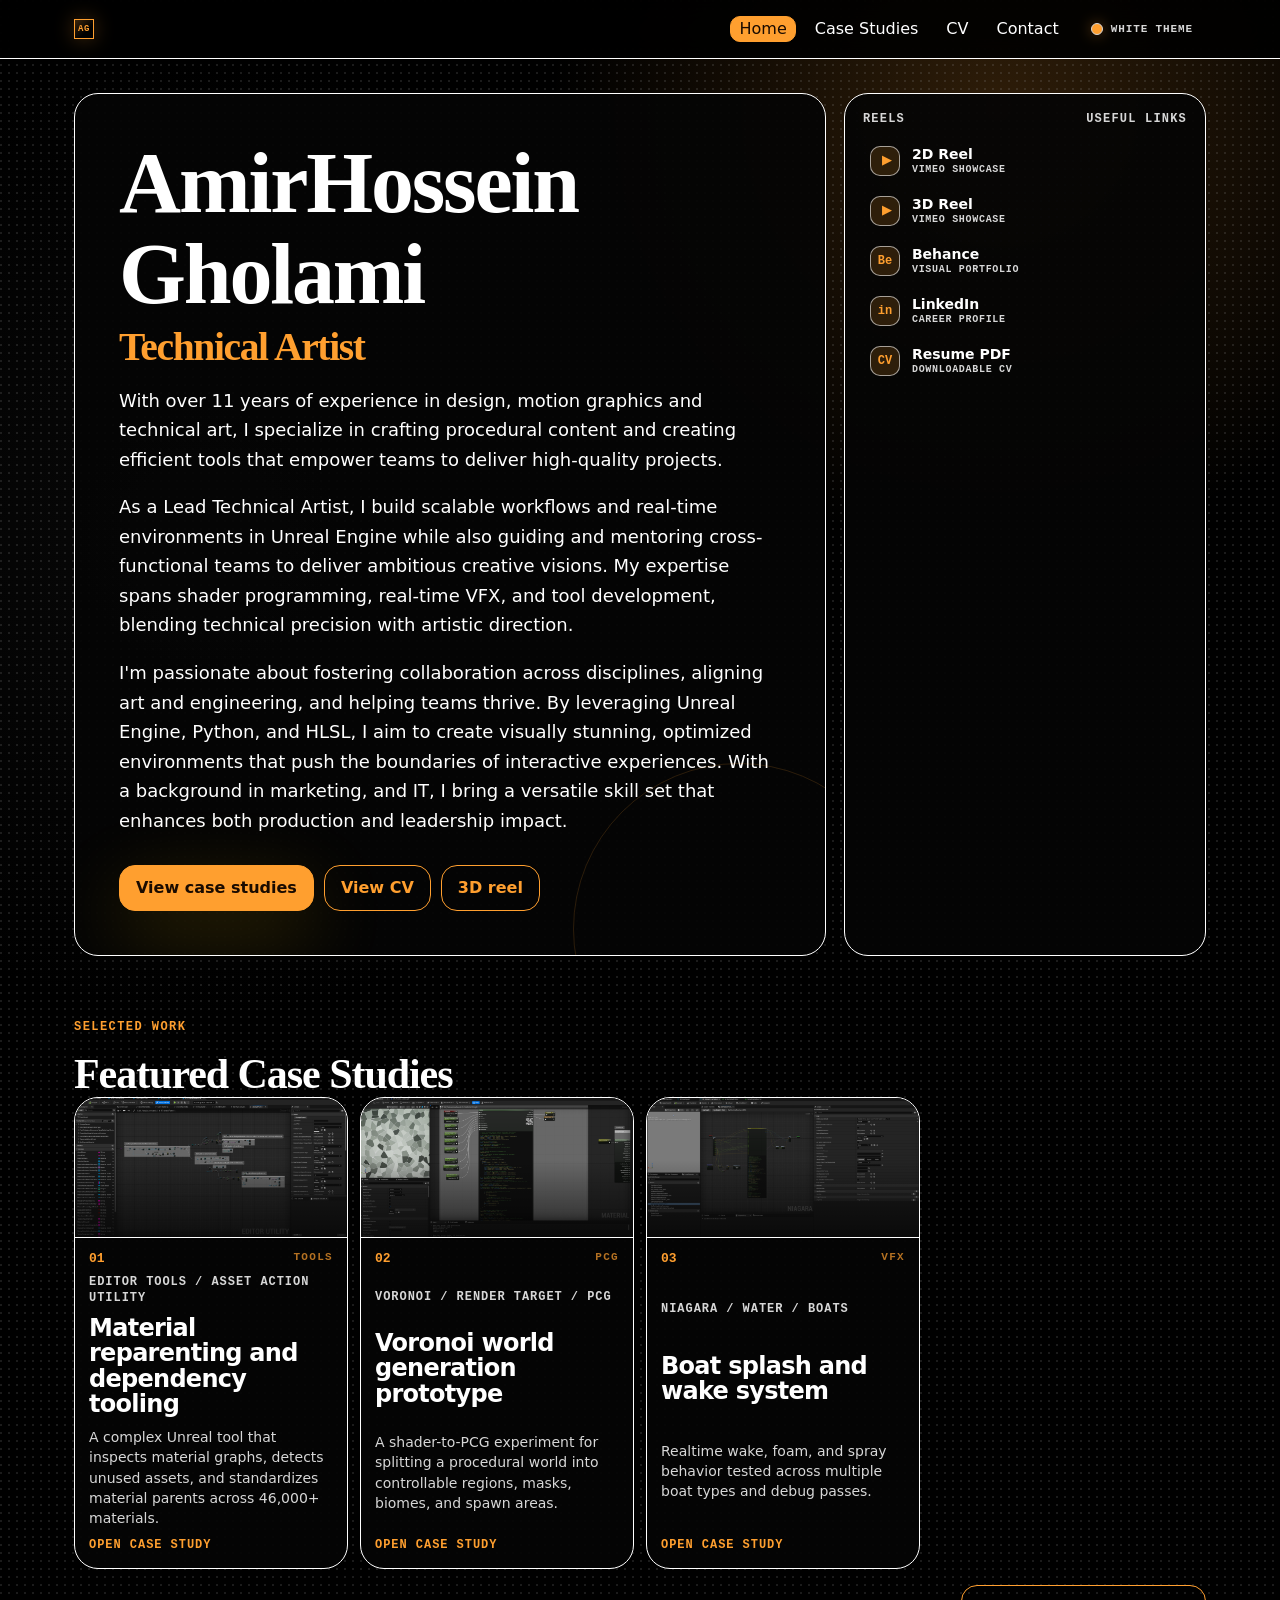
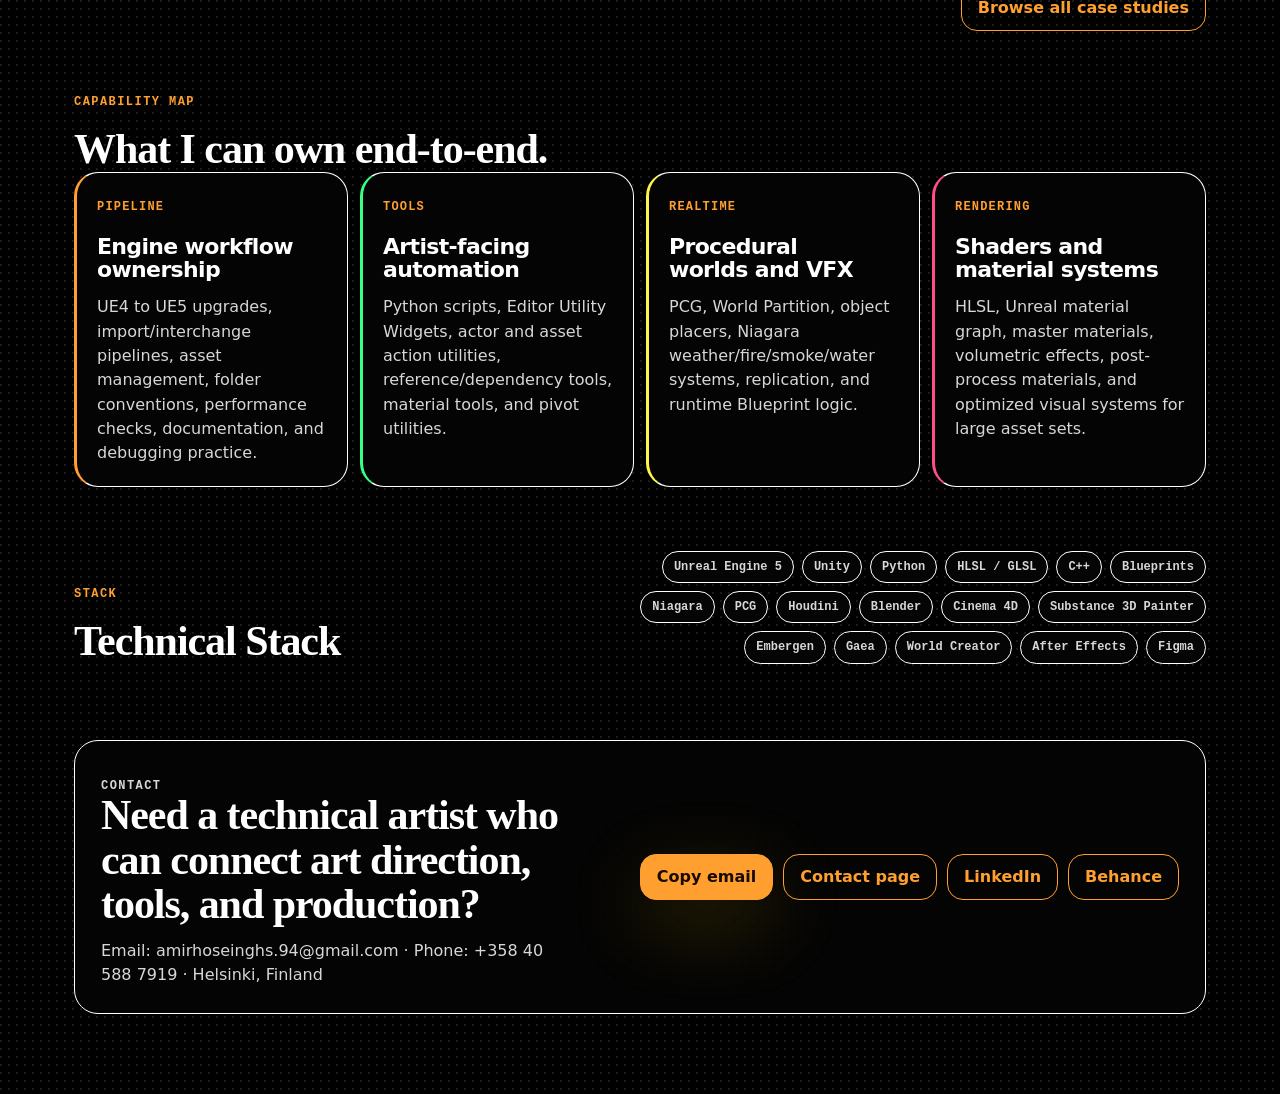
<file: index.html>
﻿<!doctype html>
<html lang="en">
<head>
  <meta charset="utf-8" />
  <meta name="viewport" content="width=device-width, initial-scale=1" />
  <title>Amir Hossein Gholami | Technical Art Portfolio</title>
  <script>try{var p=new URLSearchParams(location.search);var t=p.get('theme')||localStorage.getItem('amir-portfolio-theme');if(t==='light'||t==='dark'){document.documentElement.dataset.theme=t;localStorage.setItem('amir-portfolio-theme',t);}}catch(error){}</script>
  <link rel="stylesheet" href="css/portfolio.css" />
</head>
<body data-section="home">
  <header class="site-header">
    <nav class="nav" aria-label="Portfolio navigation">
      <a class="brand" href="index.html" aria-label="Amir Hossein Gholami portfolio home">
        <span class="brand-mark">AG</span>
      </a>
      <div class="nav-links">
        <a href="index.html" aria-current="page">Home</a>
        <a href="case-studies.html">Case Studies</a>
        <a href="cv.html">CV</a>
        <a href="contact.html">Contact</a>
        <button class="theme-toggle" type="button" data-theme-toggle aria-label="Switch to white theme" aria-pressed="false">White theme</button>
      </div>
    </nav>
  </header>

  <main>
    <section class="hero-shell" aria-labelledby="hero-title">
      <div class="hero-copy">
        <h1 id="hero-title"><span>AmirHossein Gholami</span><span class="hero-title-role">Technical Artist</span></h1>
        <p class="hero-lede">With over 11 years of experience in design, motion graphics and technical art, I specialize in crafting procedural content and creating efficient tools that empower teams to deliver high-quality projects.</p>
        <p class="hero-lede">As a Lead Technical Artist, I build scalable workflows and real-time environments in Unreal Engine while also guiding and mentoring cross-functional teams to deliver ambitious creative visions. My expertise spans shader programming, real-time VFX, and tool development, blending technical precision with artistic direction.</p>
        <p class="hero-lede">I'm passionate about fostering collaboration across disciplines, aligning art and engineering, and helping teams thrive. By leveraging Unreal Engine, Python, and HLSL, I aim to create visually stunning, optimized environments that push the boundaries of interactive experiences. With a background in marketing, and IT, I bring a versatile skill set that enhances both production and leadership impact.</p>
        <div class="action-row">
          <a class="primary-action" href="case-studies.html">View case studies</a>
          <a class="secondary-action" href="cv.html">View CV</a>
          <a class="secondary-action" href="https://vimeo.com/789428774" data-vimeo-id="789428774" data-video-title="3D reel">3D reel</a>
        </div>
      </div>
      <aside class="hero-board reel-board" aria-label="Reels and useful links">
        <div class="board-topline"><span>Reels</span><span>Useful links</span></div>
        <div class="reel-card-grid">
          <a class="reel-card reel-video" href="https://vimeo.com/808858494" data-vimeo-id="808858494" data-video-title="2D reel">
            <span class="reel-thumb" aria-hidden="true"><span class="play-mark">▶</span></span>
            <span class="reel-copy"><strong>2D Reel</strong><em>Vimeo showcase</em></span>
          </a>
          <a class="reel-card reel-video" href="https://vimeo.com/789428774" data-vimeo-id="789428774" data-video-title="3D reel">
            <span class="reel-thumb" aria-hidden="true"><span class="play-mark">▶</span></span>
            <span class="reel-copy"><strong>3D Reel</strong><em>Vimeo showcase</em></span>
          </a>
          <a class="reel-card reel-behance" href="https://www.behance.net/amirzakeo" target="_blank" rel="noreferrer">
            <span class="reel-thumb" aria-hidden="true"><span>Be</span></span>
            <span class="reel-copy"><strong>Behance</strong><em>Visual portfolio</em></span>
          </a>
          <a class="reel-card reel-linkedin" href="https://fi.linkedin.com/in/amirhosseingholami" target="_blank" rel="noreferrer">
            <span class="reel-thumb" aria-hidden="true"><span>in</span></span>
            <span class="reel-copy"><strong>LinkedIn</strong><em>Career profile</em></span>
          </a>
          <a class="reel-card reel-cv" href="assets/documents/AmirHosseinGholami-TA-CV.pdf" target="_blank" rel="noreferrer">
            <span class="reel-thumb" aria-hidden="true"><span>CV</span></span>
            <span class="reel-copy"><strong>Resume PDF</strong><em>Downloadable CV</em></span>
          </a>
        </div>
      </aside>
    </section>

    <section class="section split-section" id="projects" aria-labelledby="projects-title">
      <div>
        <p class="kicker">Selected work</p>
        <h2 id="projects-title">Featured Case Studies</h2>
      </div>
    </section>

    <section class="project-grid featured-grid" aria-label="Featured case study links">
      <a class="project-tile" href="projects/material-reparenting-tool.html">
        <span class="tile-media"><img src="assets/case-studies/MaterialReparentingTool/MaterialReparenting.png" alt="Material reparenting tool screenshot" /></span>
        <span class="tile-body" data-category="Tools">
          <span class="tile-index">01</span>
          <span class="tile-meta">Editor Tools / Asset Action Utility</span>
          <h3>Material reparenting and dependency tooling</h3>
          <p>A complex Unreal tool that inspects material graphs, detects unused assets, and standardizes material parents across 46,000+ materials.</p>
          <span class="tile-link">Open case study</span>
        </span>
      </a>
      <a class="project-tile" href="projects/voronoi-world-generation.html">
        <span class="tile-media"><img src="assets/case-studies/VoronoiWorldGenerator/VoronoiWorldGenerator.png" alt="Voronoi procedural world generation screenshot" /></span>
        <span class="tile-body" data-category="PCG">
          <span class="tile-index">02</span>
          <span class="tile-meta">Voronoi / Render Target / PCG</span>
          <h3>Voronoi world generation prototype</h3>
          <p>A shader-to-PCG experiment for splitting a procedural world into controllable regions, masks, biomes, and spawn areas.</p>
          <span class="tile-link">Open case study</span>
        </span>
      </a>
      <a class="project-tile" href="projects/boat-splash-system.html">
        <span class="tile-media"><img src="assets/case-studies/BoatSplashSystem/BoatSplashSystem.png" alt="Boat splash system screenshot" /></span>
        <span class="tile-body" data-category="VFX">
          <span class="tile-index">03</span>
          <span class="tile-meta">Niagara / Water / Boats</span>
          <h3>Boat splash and wake system</h3>
          <p>Realtime wake, foam, and spray behavior tested across multiple boat types and debug passes.</p>
          <span class="tile-link">Open case study</span>
        </span>
      </a>
    </section>

    <div class="section-cta">
      <a class="secondary-action" href="case-studies.html">Browse all case studies</a>
    </div>

    <section class="section" id="capabilities" aria-labelledby="capabilities-title">
      <div class="section-head">
        <div>
          <p class="kicker">Capability map</p>
          <h2 id="capabilities-title">What I can own end-to-end.</h2>
        </div>
      </div>
      <div class="capability-lanes">
        <article class="lane-card"><span>Pipeline</span><h3>Engine workflow ownership</h3><p>UE4 to UE5 upgrades, import/interchange pipelines, asset management, folder conventions, performance checks, documentation, and debugging practice.</p></article>
        <article class="lane-card"><span>Tools</span><h3>Artist-facing automation</h3><p>Python scripts, Editor Utility Widgets, actor and asset action utilities, reference/dependency tools, material tools, and pivot utilities.</p></article>
        <article class="lane-card"><span>Realtime</span><h3>Procedural worlds and VFX</h3><p>PCG, World Partition, object placers, Niagara weather/fire/smoke/water systems, replication, and runtime Blueprint logic.</p></article>
        <article class="lane-card"><span>Rendering</span><h3>Shaders and material systems</h3><p>HLSL, Unreal material graph, master materials, volumetric effects, post-process materials, and optimized visual systems for large asset sets.</p></article>
      </div>
    </section>

    <section class="section stack-section" id="stack" aria-labelledby="stack-title">
      <div>
        <p class="kicker">Stack</p>
        <h2 id="stack-title">Technical Stack</h2>
      </div>
      <div class="stack-cloud" aria-label="Tools and technologies">
        <span>Unreal Engine 5</span><span>Unity</span><span>Python</span><span>HLSL / GLSL</span><span>C++</span><span>Blueprints</span><span>Niagara</span><span>PCG</span><span>Houdini</span><span>Blender</span><span>Cinema 4D</span><span>Substance 3D Painter</span><span>Embergen</span><span>Gaea</span><span>World Creator</span><span>After Effects</span><span>Figma</span>
      </div>
    </section>

    <section class="contact-band" id="contact" aria-labelledby="contact-title">
      <div>
        <p class="kicker">Contact</p>
        <h2 id="contact-title">Need a technical artist who can connect art direction, tools, and production?</h2>
        <p>Email: <span id="emailText">amirhoseinghs.94@gmail.com</span> · Phone: +358 40 588 7919 · Helsinki, Finland</p>
      </div>
      <div class="contact-actions">
        <button class="primary-action" type="button" data-copy-email>Copy email</button>
        <a class="secondary-action" href="contact.html">Contact page</a>
        <a class="secondary-action" href="https://fi.linkedin.com/in/amirhosseingholami" target="_blank" rel="noreferrer">LinkedIn</a>
        <a class="secondary-action" href="https://www.behance.net/amirzakeo" target="_blank" rel="noreferrer">Behance</a>
      </div>
    </section>
  </main>

  <div class="video-modal" data-video-modal hidden>
    <div class="video-modal-backdrop" data-video-close></div>
    <section class="video-modal-panel" role="dialog" aria-modal="true" aria-labelledby="videoModalTitle">
      <div class="video-modal-topline">
        <h2 id="videoModalTitle">Reel</h2>
        <button class="video-modal-close" type="button" data-video-close aria-label="Close reel video">Close</button>
      </div>
      <div class="video-modal-frame" data-video-frame></div>
    </section>
  </div>
  <div class="toast" id="toast" role="status" aria-live="polite">Email copied</div>
  <script src="js/portfolio.js"></script>
</body>
</html>
</file>
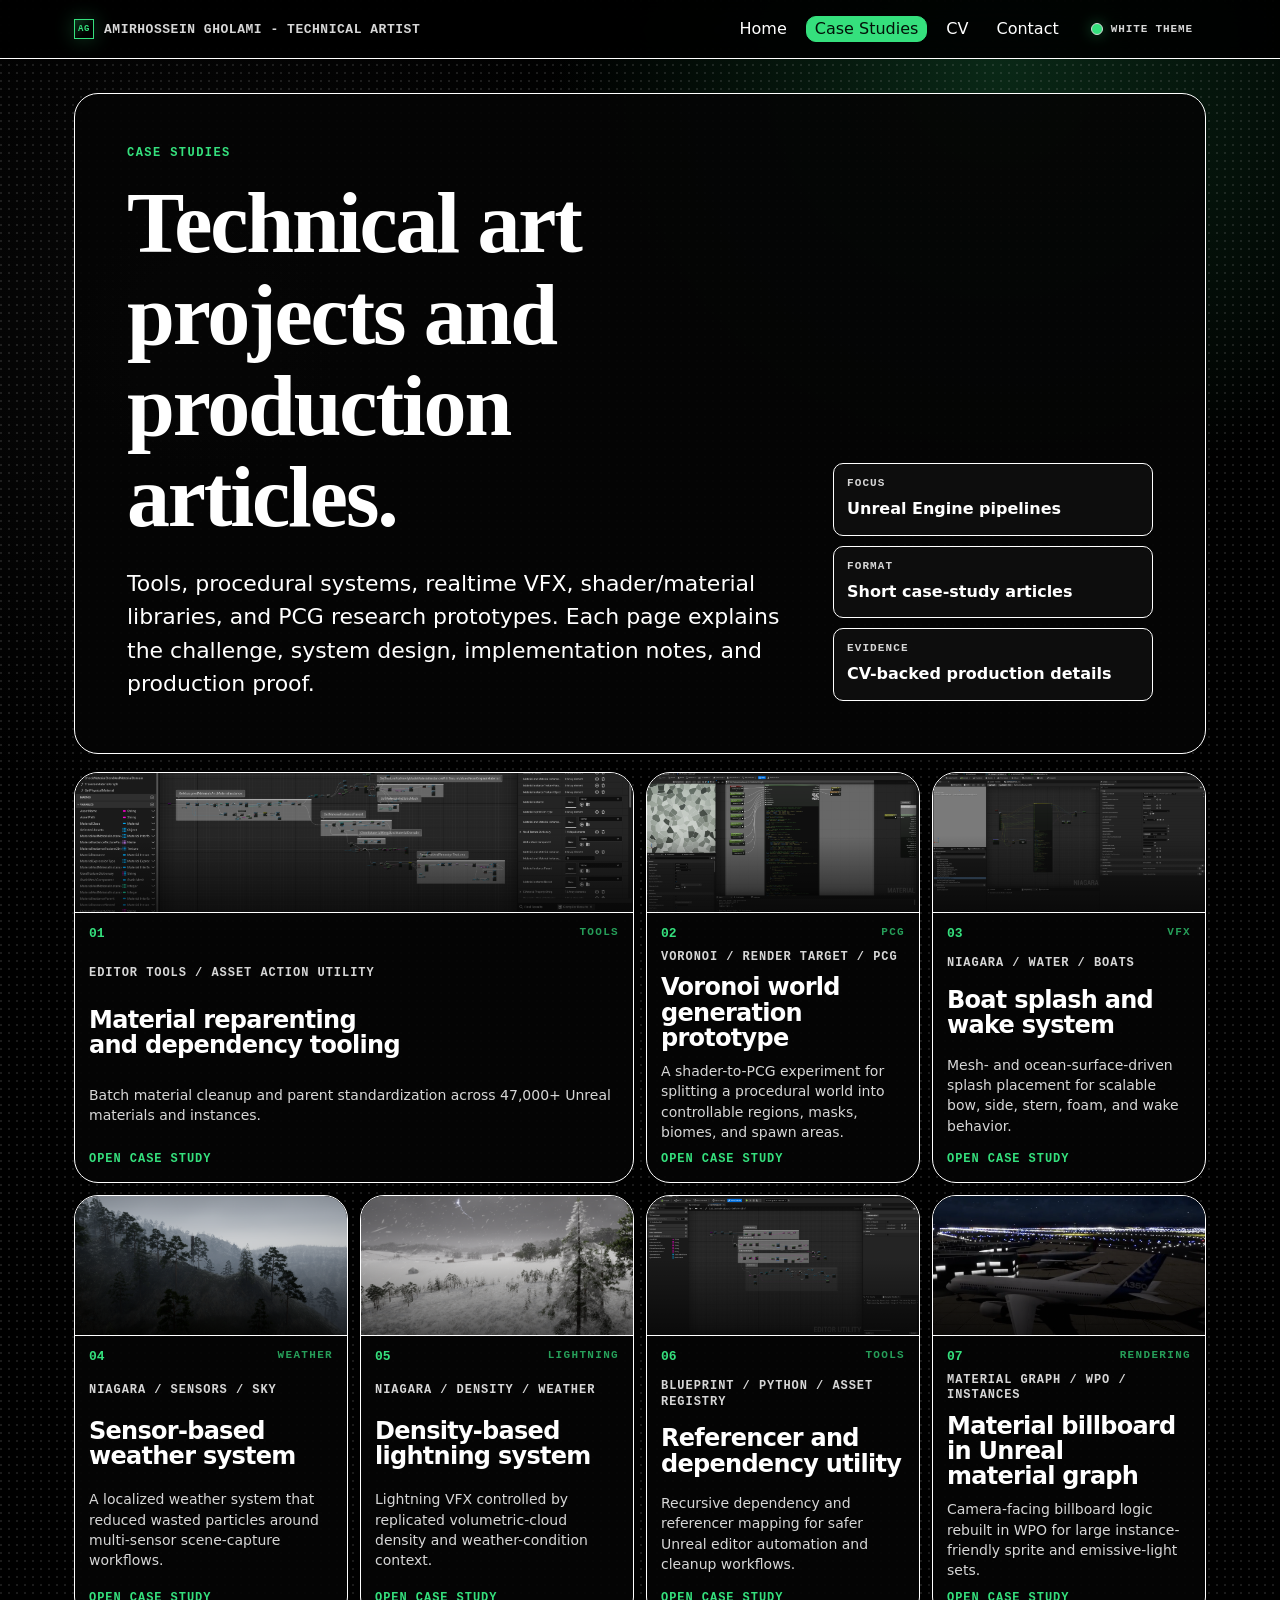
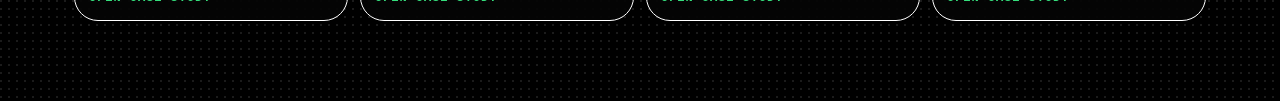
<file: case-studies.html>
﻿<!doctype html>
<html lang="en">
<head>
  <meta charset="utf-8" />
  <meta name="viewport" content="width=device-width, initial-scale=1" />
  <title>Case Studies | Amir Hossein Gholami</title>
  <script>try{var p=new URLSearchParams(location.search);var t=p.get('theme')||localStorage.getItem('amir-portfolio-theme');if(t==='light'||t==='dark'){document.documentElement.dataset.theme=t;localStorage.setItem('amir-portfolio-theme',t);}}catch(error){}</script>
  <link rel="stylesheet" href="css/portfolio.css" />
</head>
<body data-section="case-studies">
  <header class="site-header">
    <nav class="nav" aria-label="Portfolio navigation">
      <a class="brand" href="index.html" aria-label="Amir Hossein Gholami portfolio home"><span class="brand-mark">AG</span><span>AmirHossein Gholami - Technical Artist</span></a>
      <div class="nav-links"><a href="index.html">Home</a><a href="case-studies.html" aria-current="page">Case Studies</a><a href="cv.html">CV</a><a href="contact.html">Contact</a><button class="theme-toggle" type="button" data-theme-toggle aria-label="Switch to white theme" aria-pressed="false">White theme</button></div>
    </nav>
  </header>
  <main>
    <section class="article-hero listing-hero">
      <div>
        <p class="kicker">Case studies</p>
        <h1>Technical art projects and production articles.</h1>
        <p class="article-summary">Tools, procedural systems, realtime VFX, shader/material libraries, and PCG research prototypes. Each page explains the challenge, system design, implementation notes, and production proof.</p>
      </div>
      <aside class="article-facts">
        <div><span>Focus</span><strong>Unreal Engine pipelines</strong></div>
        <div><span>Format</span><strong>Short case-study articles</strong></div>
        <div><span>Evidence</span><strong>CV-backed production details</strong></div>
      </aside>
    </section>

    <section class="project-grid case-study-index" aria-label="All case studies">
      <a class="project-tile featured" href="projects/material-reparenting-tool.html"><span class="tile-media"><img src="assets/case-studies/MaterialReparentingTool/MaterialReparenting.png" alt="Material reparenting tool screenshot" /></span><span class="tile-body" data-category="Tools"><span class="tile-index">01</span><span class="tile-meta">Editor Tools / Asset Action Utility</span><h3>Material reparenting and dependency tooling</h3><p>Batch material cleanup and parent standardization across 47,000+ Unreal materials and instances.</p><span class="tile-link">Open case study</span></span></a>
      <a class="project-tile" href="projects/voronoi-world-generation.html"><span class="tile-media"><img src="assets/case-studies/VoronoiWorldGenerator/VoronoiWorldGenerator.png" alt="Voronoi procedural world generation screenshot" /></span><span class="tile-body" data-category="PCG"><span class="tile-index">02</span><span class="tile-meta">Voronoi / Render Target / PCG</span><h3>Voronoi world generation prototype</h3><p>A shader-to-PCG experiment for splitting a procedural world into controllable regions, masks, biomes, and spawn areas.</p><span class="tile-link">Open case study</span></span></a>
      <a class="project-tile" href="projects/boat-splash-system.html"><span class="tile-media"><img src="assets/case-studies/BoatSplashSystem/BoatSplashSystem.png" alt="Boat splash system screenshot" /></span><span class="tile-body" data-category="VFX"><span class="tile-index">03</span><span class="tile-meta">Niagara / Water / Boats</span><h3>Boat splash and wake system</h3><p>Mesh- and ocean-surface-driven splash placement for scalable bow, side, stern, foam, and wake behavior.</p><span class="tile-link">Open case study</span></span></a>
      <a class="project-tile" href="projects/sensor-based-weather-system.html"><span class="tile-media"><img src="assets/case-studies/WeatherSystem/ForestValley.png" alt="Sensor based weather system screenshot" /></span><span class="tile-body" data-category="Weather"><span class="tile-index">04</span><span class="tile-meta">Niagara / Sensors / Sky</span><h3>Sensor-based weather system</h3><p>A localized weather system that reduced wasted particles around multi-sensor scene-capture workflows.</p><span class="tile-link">Open case study</span></span></a>
      <a class="project-tile" href="projects/density-based-lightning-system.html"><span class="tile-media"><img src="assets/case-studies/DensityBasedLightningSystemWithNiagara/Lapwing(6).png" alt="Density based lightning system screenshot" /></span><span class="tile-body" data-category="Lightning"><span class="tile-index">05</span><span class="tile-meta">Niagara / Density / Weather</span><h3>Density-based lightning system</h3><p>Lightning VFX controlled by replicated volumetric-cloud density and weather-condition context.</p><span class="tile-link">Open case study</span></span></a>
      <a class="project-tile" href="projects/referencer-dependency-utility.html"><span class="tile-media"><img src="assets/case-studies/RefAndDefUtilityWidget/RefAndDef.png" alt="Referencer and dependency utility screenshot" /></span><span class="tile-body" data-category="Tools"><span class="tile-index">06</span><span class="tile-meta">Blueprint / Python / Asset Registry</span><h3>Referencer and dependency utility</h3><p>Recursive dependency and referencer mapping for safer Unreal editor automation and cleanup workflows.</p><span class="tile-link">Open case study</span></span></a>
      <a class="project-tile" href="projects/material-billboard-graph.html"><span class="tile-media"><img src="assets/case-studies/MaterialBillboardInUnrealEngineMaterialGraph/MaterialBillboard(3).png" alt="Airplane runway material billboard preview" /></span><span class="tile-body" data-category="Rendering"><span class="tile-index">07</span><span class="tile-meta">Material Graph / WPO / Instances</span><h3>Material billboard in Unreal material graph</h3><p>Camera-facing billboard logic rebuilt in WPO for large instance-friendly sprite and emissive-light sets.</p><span class="tile-link">Open case study</span></span></a>
    </section>
  </main>
  <div class="toast" id="toast" role="status" aria-live="polite">Email copied</div>
  <script src="js/portfolio.js"></script>
</body>
</html>
</file>
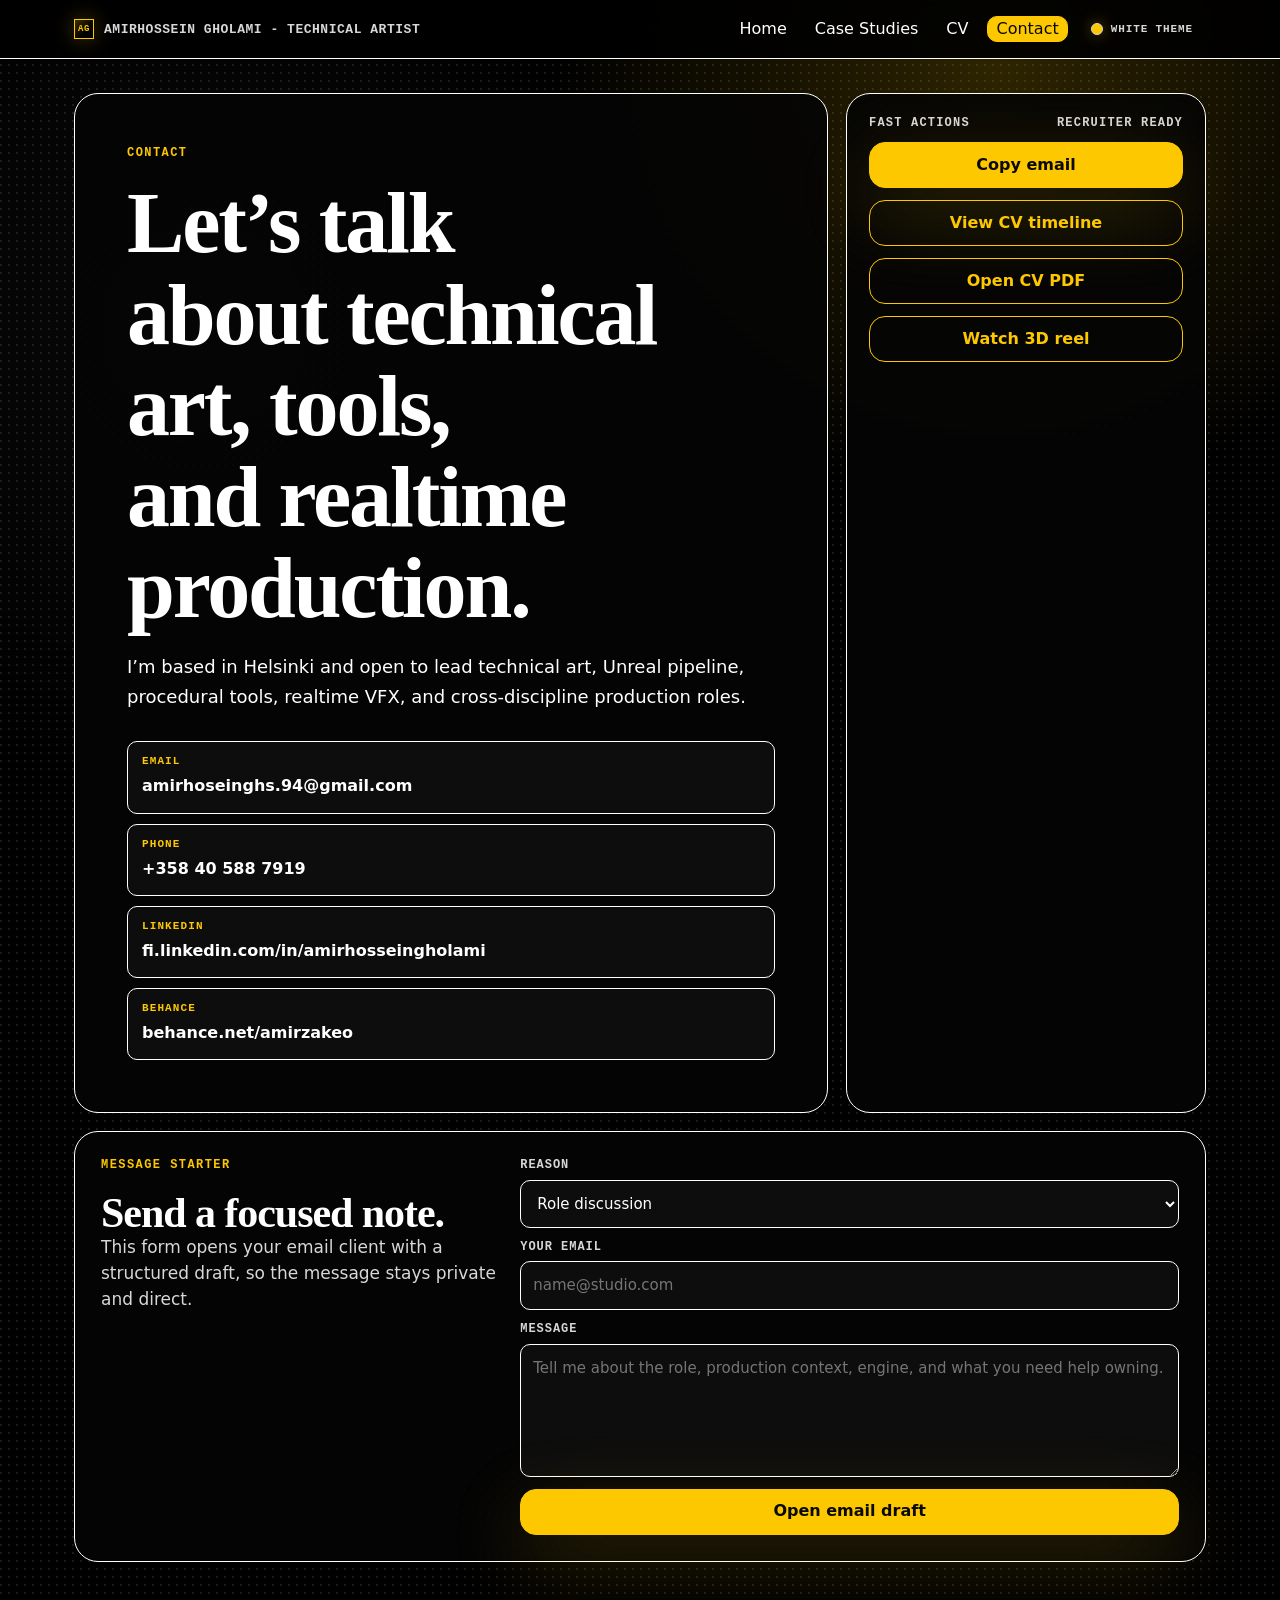
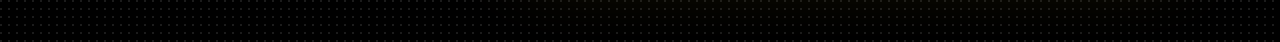
<file: contact.html>
<!doctype html>
<html lang="en">
<head>
  <meta charset="utf-8" />
  <meta name="viewport" content="width=device-width, initial-scale=1" />
  <title>Contact | Amir Hossein Gholami</title>
  <script>try{var p=new URLSearchParams(location.search);var t=p.get('theme')||localStorage.getItem('amir-portfolio-theme');if(t==='light'||t==='dark'){document.documentElement.dataset.theme=t;localStorage.setItem('amir-portfolio-theme',t);}}catch(error){}</script>
  <link rel="stylesheet" href="css/portfolio.css" />
</head>
<body data-section="contact">
  <header class="site-header">
    <nav class="nav" aria-label="Portfolio navigation">
      <a class="brand" href="index.html" aria-label="Amir Hossein Gholami portfolio home"><span class="brand-mark">AG</span><span>AmirHossein Gholami - Technical Artist</span></a>
      <div class="nav-links"><a href="index.html">Home</a><a href="case-studies.html">Case Studies</a><a href="cv.html">CV</a><a href="contact.html" aria-current="page">Contact</a><button class="theme-toggle" type="button" data-theme-toggle aria-label="Switch to white theme" aria-pressed="false">White theme</button></div>
    </nav>
  </header>
  <main>
    <section class="contact-page" aria-labelledby="contact-title">
      <div class="contact-intro">
        <p class="kicker">Contact</p>
        <h1 id="contact-title">Let’s talk about technical art, tools, and realtime production.</h1>
        <p class="hero-lede">I’m based in Helsinki and open to lead technical art, Unreal pipeline, procedural tools, realtime VFX, and cross-discipline production roles.</p>
        <div class="contact-methods" aria-label="Contact methods">
          <a href="mailto:amirhoseinghs.94@gmail.com"><span>Email</span><strong>amirhoseinghs.94@gmail.com</strong></a>
          <a href="tel:+358405887919"><span>Phone</span><strong>+358 40 588 7919</strong></a>
          <a href="https://fi.linkedin.com/in/amirhosseingholami" target="_blank" rel="noreferrer"><span>LinkedIn</span><strong>fi.linkedin.com/in/amirhosseingholami</strong></a>
          <a href="https://www.behance.net/amirzakeo" target="_blank" rel="noreferrer"><span>Behance</span><strong>behance.net/amirzakeo</strong></a>
        </div>
      </div>
      <aside class="contact-card">
        <div class="board-topline"><span>Fast actions</span><span>Recruiter ready</span></div>
        <button class="primary-action" type="button" data-copy-email>Copy email</button>
        <a class="secondary-action" href="cv.html">View CV timeline</a>
        <a class="secondary-action" href="assets/documents/AmirHosseinGholami-TA-CV.pdf" target="_blank" rel="noreferrer">Open CV PDF</a>
        <a class="secondary-action" href="https://vimeo.com/789428774" data-vimeo-id="789428774" data-video-title="3D reel">Watch 3D reel</a>
      </aside>
    </section>

    <section class="contact-form-panel" aria-labelledby="message-title">
      <div>
        <p class="kicker">Message starter</p>
        <h2 id="message-title">Send a focused note.</h2>
        <p class="section-note">This form opens your email client with a structured draft, so the message stays private and direct.</p>
      </div>
      <form class="contact-form" data-contact-form>
        <label>Reason
          <select name="reason" required>
            <option value="Role discussion">Role discussion</option>
            <option value="Technical art consulting">Technical art consulting</option>
            <option value="Portfolio follow-up">Portfolio follow-up</option>
          </select>
        </label>
        <label>Your email
          <input name="from" type="email" placeholder="name@studio.com" required />
        </label>
        <label>Message
          <textarea name="message" rows="5" placeholder="Tell me about the role, production context, engine, and what you need help owning." required></textarea>
        </label>
        <button class="primary-action" type="submit">Open email draft</button>
      </form>
    </section>
  </main>
  <div class="toast" id="toast" role="status" aria-live="polite">Email copied</div>
  <script src="js/portfolio.js"></script>
</body>
</html>
</file>
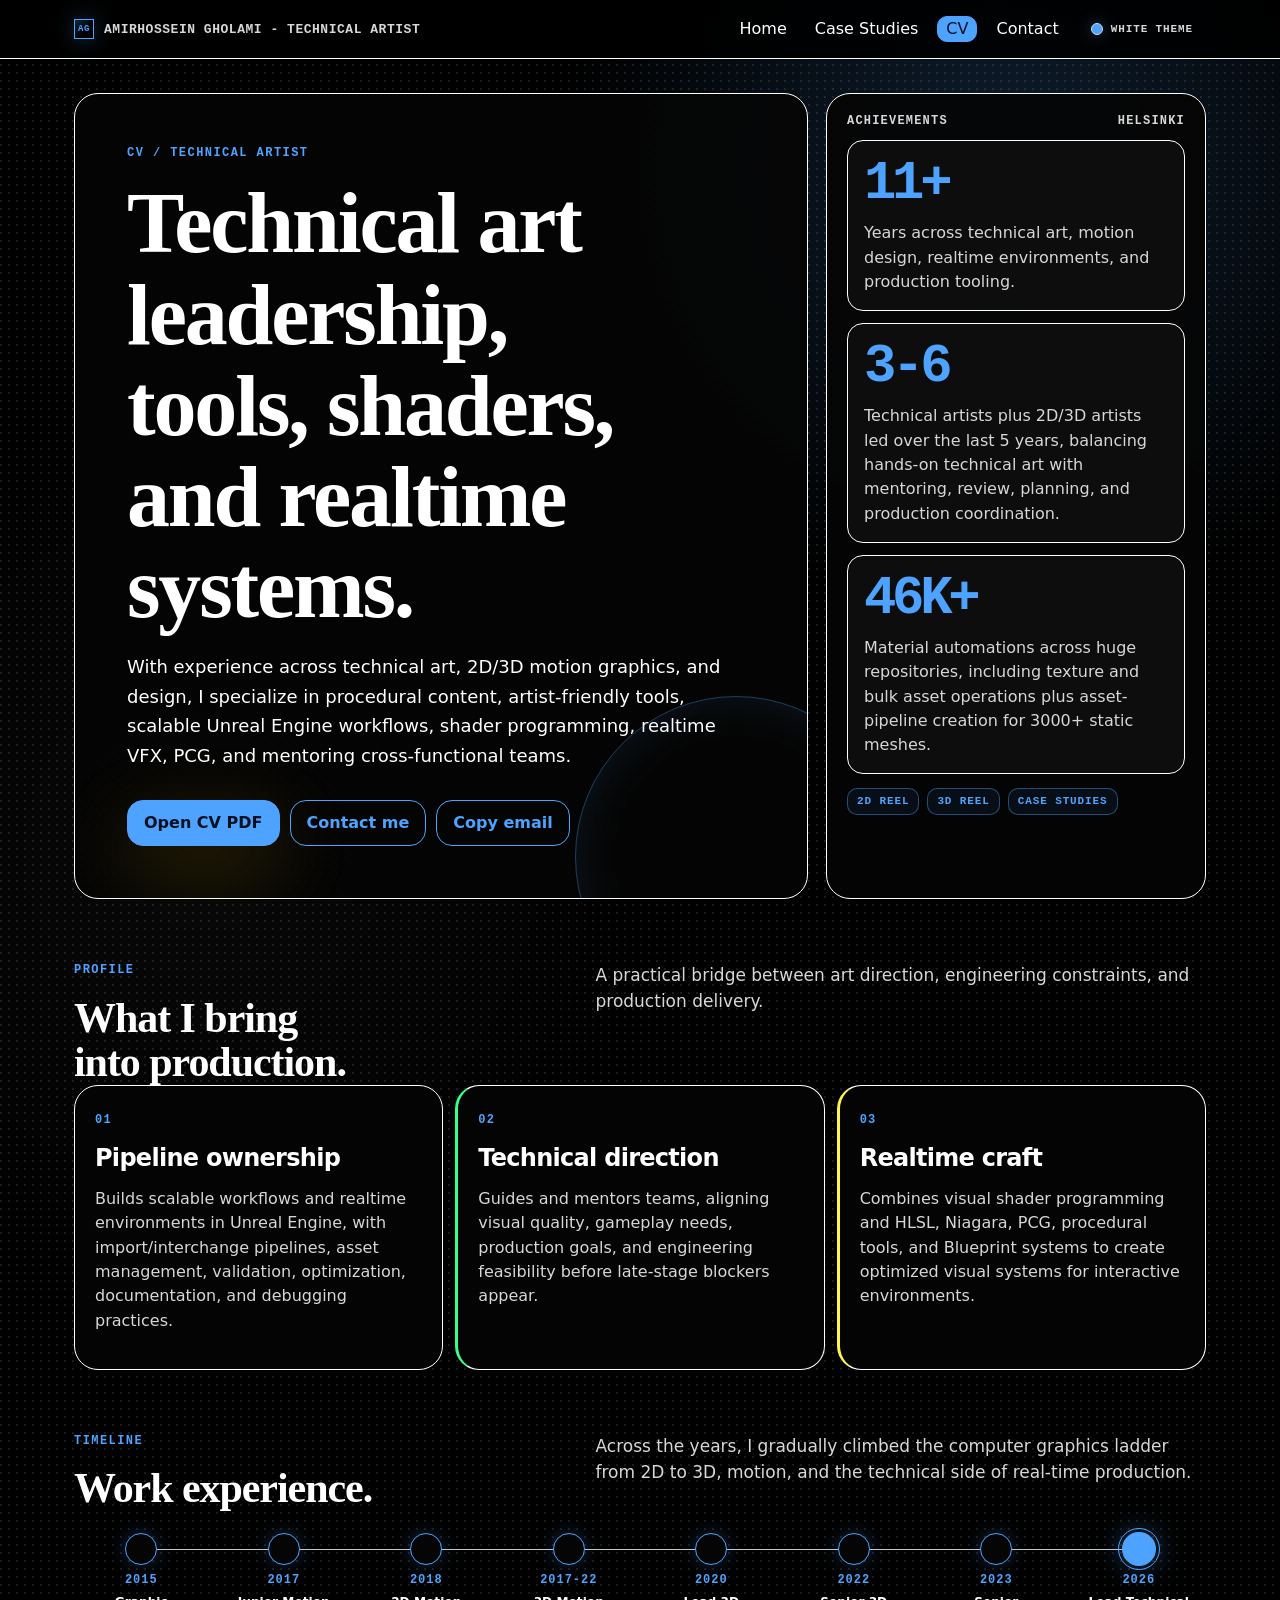
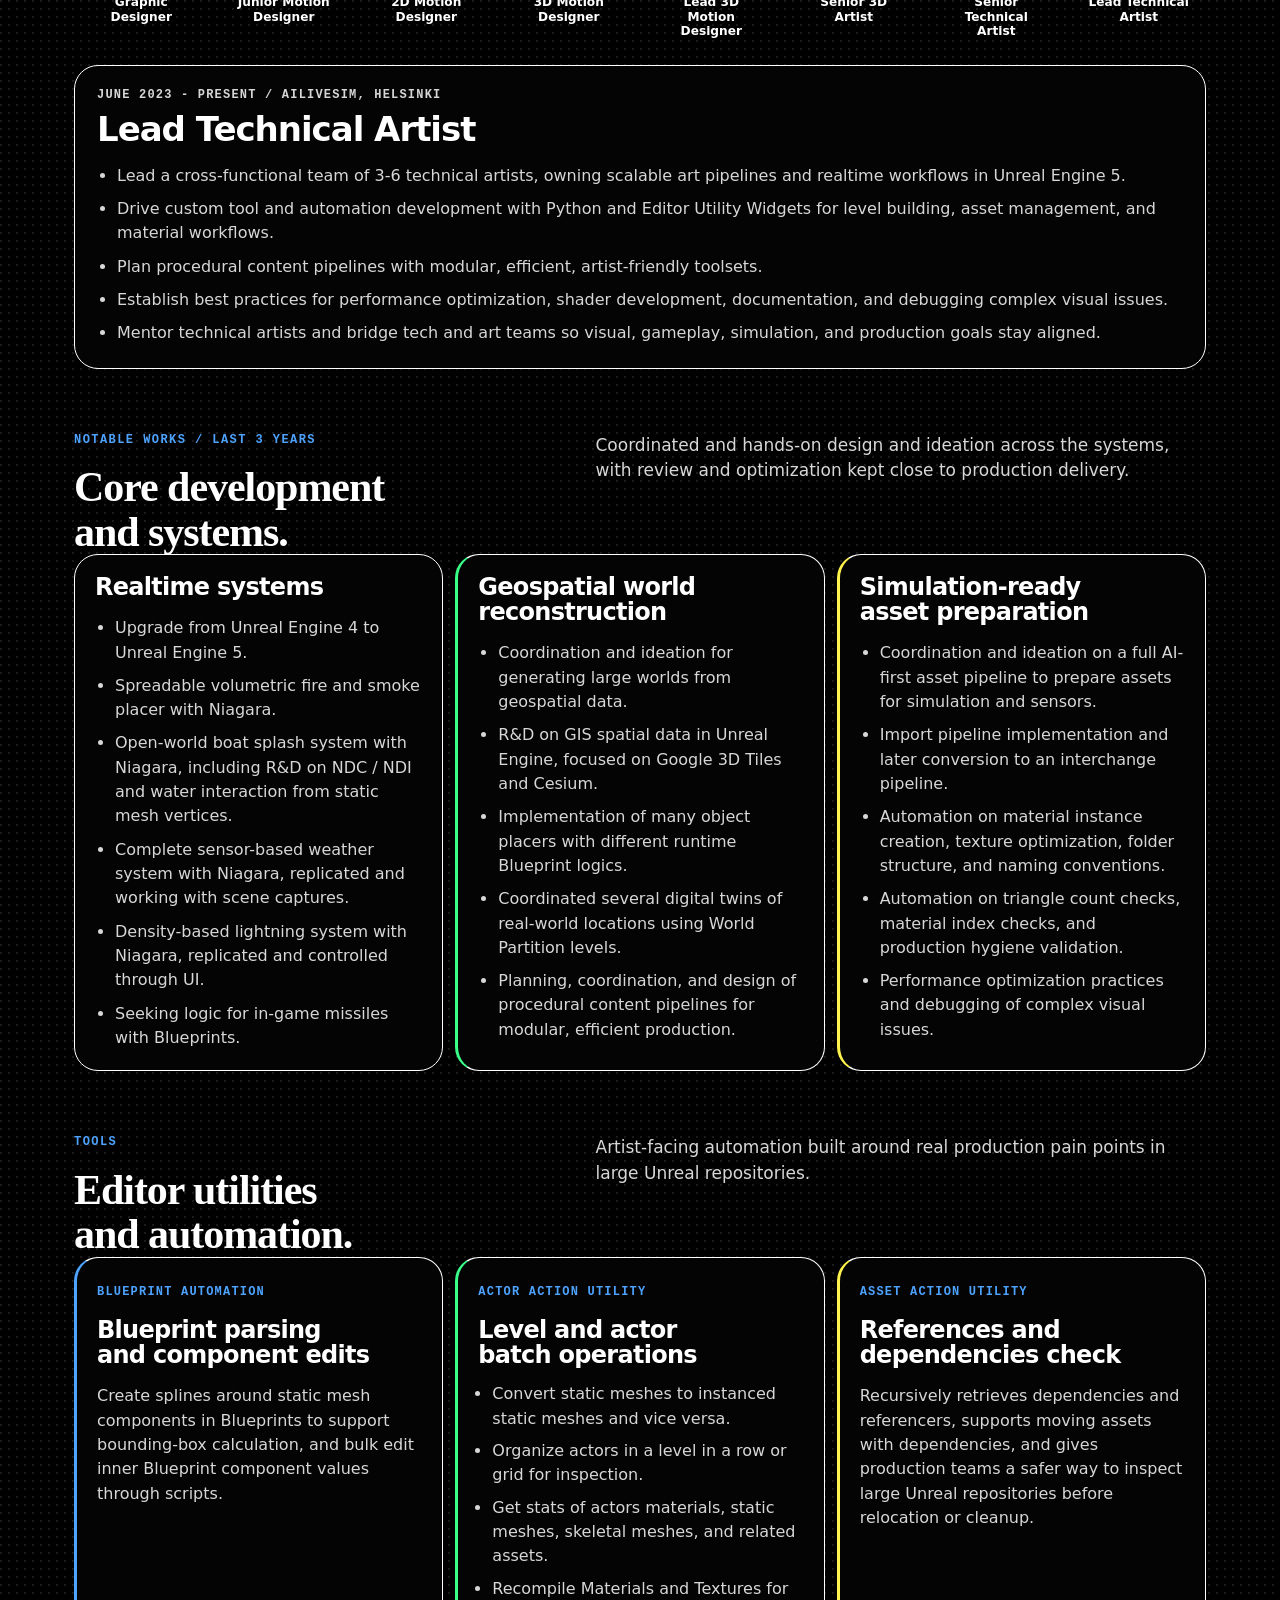
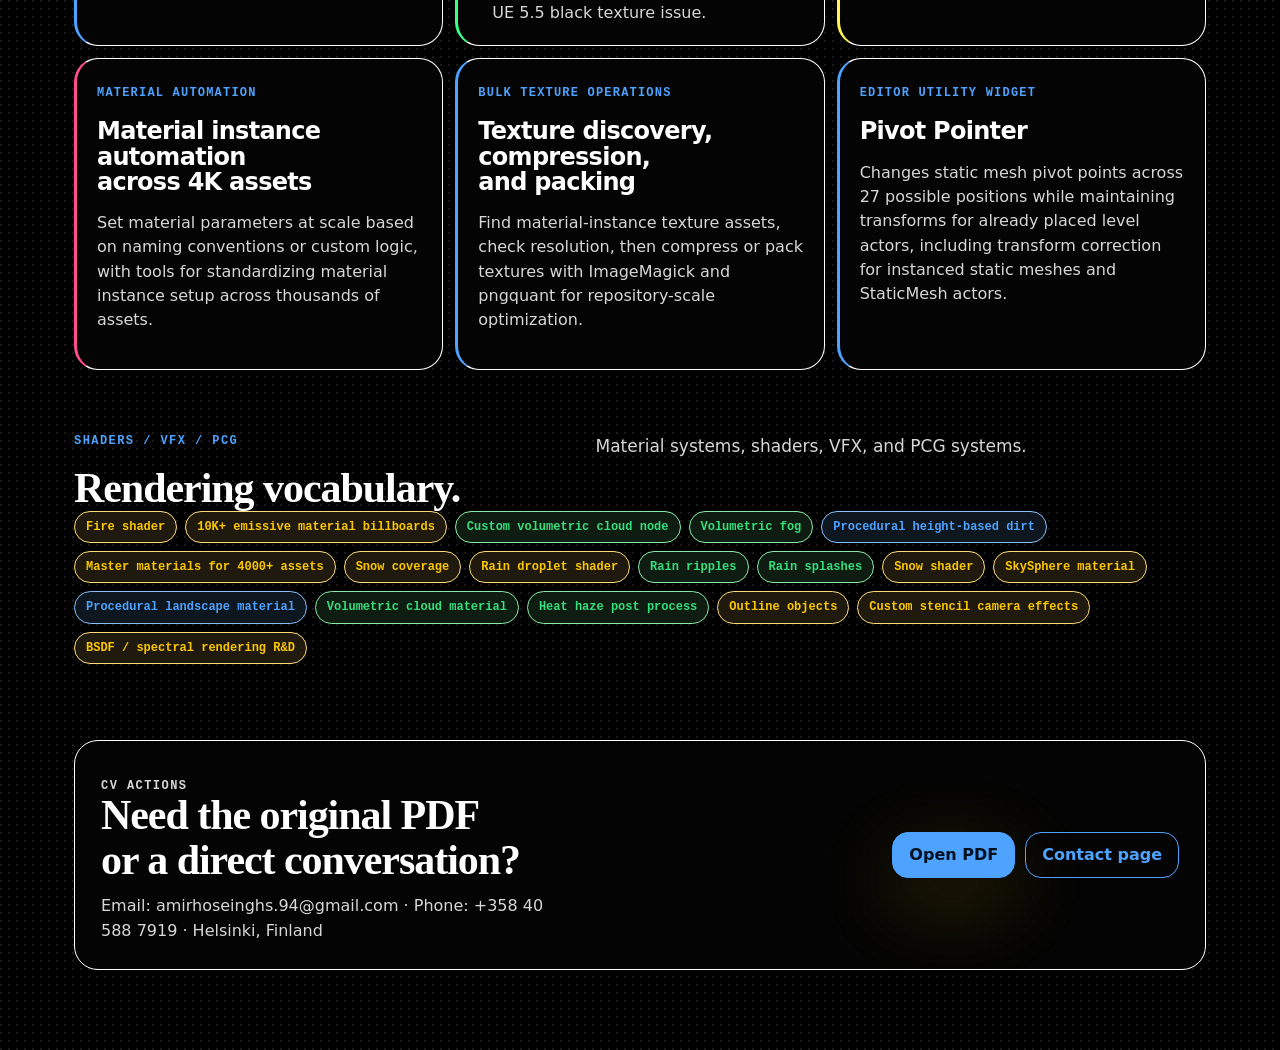
<file: cv.html>
<!doctype html>
<html lang="en">
<head>
  <meta charset="utf-8" />
  <meta name="viewport" content="width=device-width, initial-scale=1" />
  <title>CV | Amir Hossein Gholami</title>
  <script>try{var p=new URLSearchParams(location.search);var t=p.get('theme')||localStorage.getItem('amir-portfolio-theme');if(t==='light'||t==='dark'){document.documentElement.dataset.theme=t;localStorage.setItem('amir-portfolio-theme',t);}}catch(error){}</script>
  <link rel="stylesheet" href="css/portfolio.css" />
</head>
<body data-section="cv">
  <header class="site-header">
    <nav class="nav" aria-label="Portfolio navigation">
      <a class="brand" href="index.html" aria-label="Amir Hossein Gholami portfolio home"><span class="brand-mark">AG</span><span>AmirHossein Gholami - Technical Artist</span></a>
      <div class="nav-links"><a href="index.html">Home</a><a href="case-studies.html">Case Studies</a><a href="cv.html" aria-current="page">CV</a><a href="contact.html">Contact</a><button class="theme-toggle" type="button" data-theme-toggle aria-label="Switch to white theme" aria-pressed="false">White theme</button></div>
    </nav>
  </header>

  <main>
    <section class="cv-hero" aria-labelledby="cv-title">
      <div class="cv-intro">
        <p class="kicker">CV / Technical Artist</p>
        <h1 id="cv-title">Technical art leadership, tools, shaders, and realtime systems.</h1>
        <p class="hero-lede">With experience across technical art, 2D/3D motion graphics, and design, I specialize in procedural content, artist-friendly tools, scalable Unreal Engine workflows, shader programming, realtime VFX, PCG, and mentoring cross-functional teams.</p>
        <div class="action-row">
          <a class="primary-action" href="assets/documents/AmirHosseinGholami-TA-CV.pdf" target="_blank" rel="noreferrer">Open CV PDF</a>
          <a class="secondary-action" href="contact.html">Contact me</a>
          <button class="secondary-action" type="button" data-copy-email>Copy email</button>
        </div>
      </div>
      <aside class="cv-snapshot" aria-label="CV achievements" data-od-id="path-1-0-1">
        <div class="board-topline"><span>Achievements</span><span>Helsinki</span></div>
        <div class="cv-stat"><span>11+</span><p>Years across technical art, motion design, realtime environments, and production tooling.</p></div>
        <div class="cv-stat"><span>3-6</span><p>Technical artists plus 2D/3D artists led over the last 5 years, balancing hands-on technical art with mentoring, review, planning, and production coordination.</p></div>
        <div class="cv-stat"><span>46K+</span><p>Material automations across huge repositories, including texture and bulk asset operations plus asset-pipeline creation for 3000+ static meshes.</p></div>
        <div class="compact-link-row" aria-label="Portfolio links">
          <a href="https://vimeo.com/808858494" data-vimeo-id="808858494" data-video-title="2D reel">2D reel</a>
          <a href="https://vimeo.com/789428774" data-vimeo-id="789428774" data-video-title="3D reel">3D reel</a>
          <a href="case-studies.html">Case studies</a>
        </div>
      </aside>
    </section>

    <section class="section cv-section" aria-labelledby="profile-title">
      <div class="section-head compact-head">
        <div>
          <p class="kicker">Profile</p>
          <h2 id="profile-title">What I bring into production.</h2>
        </div>
        <p class="section-note">A practical bridge between art direction, engineering constraints, and production delivery.</p>
      </div>
      <div class="profile-grid">
        <article class="profile-card"><span>01</span><h3>Pipeline ownership</h3><p>Builds scalable workflows and realtime environments in Unreal Engine, with import/interchange pipelines, asset management, validation, optimization, documentation, and debugging practices.</p></article>
        <article class="profile-card"><span>02</span><h3>Technical direction</h3><p>Guides and mentors teams, aligning visual quality, gameplay needs, production goals, and engineering feasibility before late-stage blockers appear.</p></article>
        <article class="profile-card"><span>03</span><h3>Realtime craft</h3><p>Combines visual shader programming and HLSL, Niagara, PCG, procedural tools, and Blueprint systems to create optimized visual systems for interactive environments.</p></article>
      </div>
    </section>

    <section class="section cv-section" aria-labelledby="timeline-title">
      <div class="section-head compact-head">
        <div>
          <p class="kicker">Timeline</p>
          <h2 id="timeline-title">Work experience.</h2>
        </div>
        <p class="section-note">Across the years, I gradually climbed the computer graphics ladder from 2D to 3D, motion, and the technical side of real-time production.</p>
      </div>
      <div class="timeline timeline-tabs" data-cv-timeline>
        <div class="timeline-track role-track" role="tablist" aria-label="Work experience timeline">
          <button class="timeline-dot" type="button" role="tab" aria-selected="false" aria-controls="timeline-graphic" id="tab-graphic" data-timeline-tab="timeline-graphic"><span>2015</span><strong>Graphic Designer</strong></button>
          <button class="timeline-dot" type="button" role="tab" aria-selected="false" aria-controls="timeline-junior-motion" id="tab-junior-motion" data-timeline-tab="timeline-junior-motion"><span>2017</span><strong>Junior Motion Designer</strong></button>
          <button class="timeline-dot" type="button" role="tab" aria-selected="false" aria-controls="timeline-2d-motion" id="tab-2d-motion" data-timeline-tab="timeline-2d-motion"><span>2018</span><strong>2D Motion Designer</strong></button>
          <button class="timeline-dot" type="button" role="tab" aria-selected="false" aria-controls="timeline-3d-motion" id="tab-3d-motion" data-timeline-tab="timeline-3d-motion"><span>2017-22</span><strong>3D Motion Designer</strong></button>
          <button class="timeline-dot" type="button" role="tab" aria-selected="false" aria-controls="timeline-lead-motion" id="tab-lead-motion" data-timeline-tab="timeline-lead-motion"><span>2020</span><strong>Lead 3D Motion Designer</strong></button>
          <button class="timeline-dot" type="button" role="tab" aria-selected="false" aria-controls="timeline-senior-3d" id="tab-senior-3d" data-timeline-tab="timeline-senior-3d"><span>2022</span><strong>Senior 3D Artist</strong></button>
          <button class="timeline-dot" type="button" role="tab" aria-selected="false" aria-controls="timeline-senior-ta" id="tab-senior-ta" data-timeline-tab="timeline-senior-ta"><span>2023</span><strong>Senior Technical Artist</strong></button>
          <button class="timeline-dot is-active current" type="button" role="tab" aria-selected="true" aria-controls="timeline-lead-ta" id="tab-lead-ta" data-timeline-tab="timeline-lead-ta"><span>2026</span><strong>Lead Technical Artist</strong></button>
        </div>
        <div class="timeline-panels">
          <article class="timeline-panel is-active" id="timeline-lead-ta" role="tabpanel" aria-labelledby="tab-lead-ta">
            <p class="timeline-place">June 2023 - Present / AILiveSim, Helsinki</p>
            <h3>Lead Technical Artist</h3>
            <ul>
              <li>Lead a cross-functional team of 3-6 technical artists, owning scalable art pipelines and realtime workflows in Unreal Engine 5.</li>
              <li>Drive custom tool and automation development with Python and Editor Utility Widgets for level building, asset management, and material workflows.</li>
              <li>Plan procedural content pipelines with modular, efficient, artist-friendly toolsets.</li>
              <li>Establish best practices for performance optimization, shader development, documentation, and debugging complex visual issues.</li>
              <li>Mentor technical artists and bridge tech and art teams so visual, gameplay, simulation, and production goals stay aligned.</li>
            </ul>
          </article>
          <article class="timeline-panel" id="timeline-senior-ta" role="tabpanel" aria-labelledby="tab-senior-ta" hidden>
            <p class="timeline-place">AILiveSim / Helsinki</p>
            <h3>Senior Technical Artist</h3>
            <ul>
              <li>Contributed to large-scale Unreal Engine level design with attention to performance, modularity, and visual fidelity.</li>
              <li>Built procedural systems, shaders, PCG workflows, Niagara tools, and automation scripts that supported production teams.</li>
              <li>Acted as a connector between art and engineering, integrating realtime assets efficiently and reducing technical friction.</li>
            </ul>
          </article>
          <article class="timeline-panel" id="timeline-senior-3d" role="tabpanel" aria-labelledby="tab-senior-3d" hidden>
            <p class="timeline-place">May 2022 - November 2022 / Hasin Group, Tehran</p>
            <h3>Senior 3D Artist</h3>
            <ul>
              <li>Designed creative assets for marketing purposes across 2D and 3D visual formats.</li>
              <li>Produced motion graphics and illustrations for mobile app UI, including in-app guidelines, tutorials, and onboarding videos.</li>
              <li>Optimized formats for efficient mobile and web use, including Lottie-ready deliveries.</li>
              <li>Modeled, textured, and animated production assets in Cinema 4D, Substance Painter, and Blender.</li>
            </ul>
          </article>
          <article class="timeline-panel" id="timeline-lead-motion" role="tabpanel" aria-labelledby="tab-lead-motion" hidden>
            <p class="timeline-place">September 2020 - April 2022 / Wallex Exchange, Tehran</p>
            <h3>Lead 3D Motion Designer</h3>
            <ul>
              <li>Led a team of 5-6 artists through the full 2D and 3D motion-graphics production pipeline for marketing campaigns.</li>
              <li>Directed and created motion projects with After Effects, Illustrator, Blender, Cinema 4D, and Octane.</li>
              <li>Generated brand awareness through high-quality motion design and campaign visuals.</li>
              <li>Collaborated in brainstorm sessions, campaign ideation, product promotion, look development, rendering, and compositing.</li>
            </ul>
          </article>
          <article class="timeline-panel" id="timeline-3d-motion" role="tabpanel" aria-labelledby="tab-3d-motion" hidden>
            <p class="timeline-place">2017 - 2022 / Freelance, international clients</p>
            <h3>3D Motion Designer</h3>
            <ul>
              <li>Produced NFT and 3D motion projects for clients around the world.</li>
              <li>Expanded into Unreal Engine and Houdini for realtime VFX, terrain generation, games, and cinematic production.</li>
              <li>Built a bridge between motion-design craft and realtime technical art workflows.</li>
            </ul>
          </article>
          <article class="timeline-panel" id="timeline-2d-motion" role="tabpanel" aria-labelledby="tab-2d-motion" hidden>
            <p class="timeline-place">September 2018 - May 2020 / Jeanswest, Tehran</p>
            <h3>2D Motion Designer</h3>
            <ul>
              <li>Illustrated and animated 2D motion-design projects for video walls in 40+ stores and social media advertising.</li>
              <li>Cooperated with a seven-person design team to translate print campaign themes into motion production.</li>
              <li>Generated more than 500k social-media views over three years of consistent production.</li>
              <li>Contributed campaign ideas that supported customer acquisition and brand awareness.</li>
            </ul>
          </article>
          <article class="timeline-panel" id="timeline-junior-motion" role="tabpanel" aria-labelledby="tab-junior-motion" hidden>
            <p class="timeline-place">2017 - 2018 / Seyagh Software, Tehran</p>
            <h3>Graphic Designer &amp; Junior Motion Designer</h3>
            <ul>
              <li>Created graphic-design and junior motion-design work inside a software production environment.</li>
              <li>Built production habits around handoff, iteration, interface-adjacent visuals, and motion deliverables.</li>
            </ul>
          </article>
          <article class="timeline-panel" id="timeline-graphic" role="tabpanel" aria-labelledby="tab-graphic" hidden>
            <p class="timeline-place">2015 - 2017 / Mohitara, Tehran</p>
            <h3>Graphic Designer</h3>
            <ul>
              <li>Built a foundation in visual design, production delivery, and client-facing creative work.</li>
              <li>Developed the 2D design discipline that later connected into motion, 3D, realtime systems, and technical art.</li>
            </ul>
          </article>
        </div>
      </div>
    </section>

    <section class="section cv-section" aria-labelledby="systems-title">
      <div class="section-head compact-head">
        <div>
          <p class="kicker">Notable works / last 3 years</p>
          <h2 id="systems-title">Core development and systems.</h2>
        </div>
        <p class="section-note">Coordinated and hands-on design and ideation across the systems, with review and optimization kept close to production delivery.</p>
      </div>
      <div class="cv-columns">
        <article class="cv-list-card"><h3>Realtime systems</h3><ul><li>Upgrade from Unreal Engine 4 to Unreal Engine 5.</li><li>Spreadable volumetric fire and smoke placer with Niagara.</li><li>Open-world boat splash system with Niagara, including R&amp;D on NDC / NDI and water interaction from static mesh vertices.</li><li>Complete sensor-based weather system with Niagara, replicated and working with scene captures.</li><li>Density-based lightning system with Niagara, replicated and controlled through UI.</li><li>Seeking logic for in-game missiles with Blueprints.</li></ul></article>
        <article class="cv-list-card"><h3>Geospatial world reconstruction</h3><ul><li>Coordination and ideation for generating large worlds from geospatial data.</li><li>R&amp;D on GIS spatial data in Unreal Engine, focused on Google 3D Tiles and Cesium.</li><li>Implementation of many object placers with different runtime Blueprint logics.</li><li>Coordinated several digital twins of real-world locations using World Partition levels.</li><li>Planning, coordination, and design of procedural content pipelines for modular, efficient production.</li></ul></article>
        <article class="cv-list-card"><h3>Simulation-ready asset preparation</h3><ul><li>Coordination and ideation on a full AI-first asset pipeline to prepare assets for simulation and sensors.</li><li>Import pipeline implementation and later conversion to an interchange pipeline.</li><li>Automation on material instance creation, texture optimization, folder structure, and naming conventions.</li><li>Automation on triangle count checks, material index checks, and production hygiene validation.</li><li>Performance optimization practices and debugging of complex visual issues.</li></ul></article>
      </div>
    </section>

    <section class="section cv-section" aria-labelledby="tools-title">
      <div class="section-head compact-head">
        <div>
          <p class="kicker">Tools</p>
          <h2 id="tools-title">Editor utilities and automation.</h2>
        </div>
        <p class="section-note">Artist-facing automation built around real production pain points in large Unreal repositories.</p>
      </div>
      <div class="tool-grid">
        <article class="tool-card"><span>Blueprint Automation</span><h3>Blueprint parsing and component edits</h3><p>Create splines around static mesh components in Blueprints to support bounding-box calculation, and bulk edit inner Blueprint component values through scripts.</p></article>
        <article class="tool-card"><span>Actor Action Utility</span><h3>Level and actor batch operations</h3><ul><li>Convert static meshes to instanced static meshes and vice versa.</li><li>Organize actors in a level in a row or grid for inspection.</li><li>Get stats of actors materials, static meshes, skeletal meshes, and related assets.</li><li>Recompile Materials and Textures for UE 5.5 black texture issue.</li></ul></article>
        <article class="tool-card"><span>Asset Action Utility</span><h3>References and dependencies check</h3><p>Recursively retrieves dependencies and referencers, supports moving assets with dependencies, and gives production teams a safer way to inspect large Unreal repositories before relocation or cleanup.</p></article>
        <article class="tool-card"><span>Material Automation</span><h3>Material instance automation across 4K assets</h3><p>Set material parameters at scale based on naming conventions or custom logic, with tools for standardizing material instance setup across thousands of assets.</p></article>
        <article class="tool-card"><span>Bulk Texture Operations</span><h3>Texture discovery, compression, and packing</h3><p>Find material-instance texture assets, check resolution, then compress or pack textures with ImageMagick and pngquant for repository-scale optimization.</p></article>
        <article class="tool-card"><span>Editor Utility Widget</span><h3>Pivot Pointer</h3><p>Changes static mesh pivot points across 27 possible positions while maintaining transforms for already placed level actors, including transform correction for instanced static meshes and StaticMesh actors.</p></article>
      </div>
    </section>

    <section class="section cv-section" aria-labelledby="shader-title">
      <div class="section-head compact-head">
        <div>
          <p class="kicker">Shaders / VFX / PCG</p>
          <h2 id="shader-title">Rendering vocabulary.</h2>
        </div>
        <p class="section-note">Material systems, shaders, VFX, and PCG systems.</p>
      </div>
      <div class="stack-cloud cv-cloud" aria-label="Shader and material systems">
        <span class="tag-shader">Fire shader</span><span class="tag-shader">10K+ emissive material billboards</span><span class="tag-vfx">Custom volumetric cloud node</span><span class="tag-vfx">Volumetric fog</span><span class="tag-pcg">Procedural height-based dirt</span><span class="tag-shader">Master materials for 4000+ assets</span><span class="tag-shader">Snow coverage</span><span class="tag-shader">Rain droplet shader</span><span class="tag-vfx">Rain ripples</span><span class="tag-vfx">Rain splashes</span><span class="tag-shader">Snow shader</span><span class="tag-shader">SkySphere material</span><span class="tag-pcg">Procedural landscape material</span><span class="tag-vfx">Volumetric cloud material</span><span class="tag-vfx">Heat haze post process</span><span class="tag-shader">Outline objects</span><span class="tag-shader">Custom stencil camera effects</span><span class="tag-shader">BSDF / spectral rendering R&amp;D</span>
      </div>
    </section>

    <section class="contact-band" aria-labelledby="cv-contact-title">
      <div>
        <p class="kicker">CV actions</p>
        <h2 id="cv-contact-title">Need the original PDF or a direct conversation?</h2>
        <p>Email: <span id="emailText">amirhoseinghs.94@gmail.com</span> · Phone: +358 40 588 7919 · Helsinki, Finland</p>
      </div>
      <div class="contact-actions">
        <a class="primary-action" href="assets/documents/AmirHosseinGholami-TA-CV.pdf" target="_blank" rel="noreferrer">Open PDF</a>
        <a class="secondary-action" href="contact.html">Contact page</a>
      </div>
    </section>
  </main>

  <div class="toast" id="toast" role="status" aria-live="polite">Email copied</div>
  <script src="js/portfolio.js"></script>
</body>
</html>
</file>
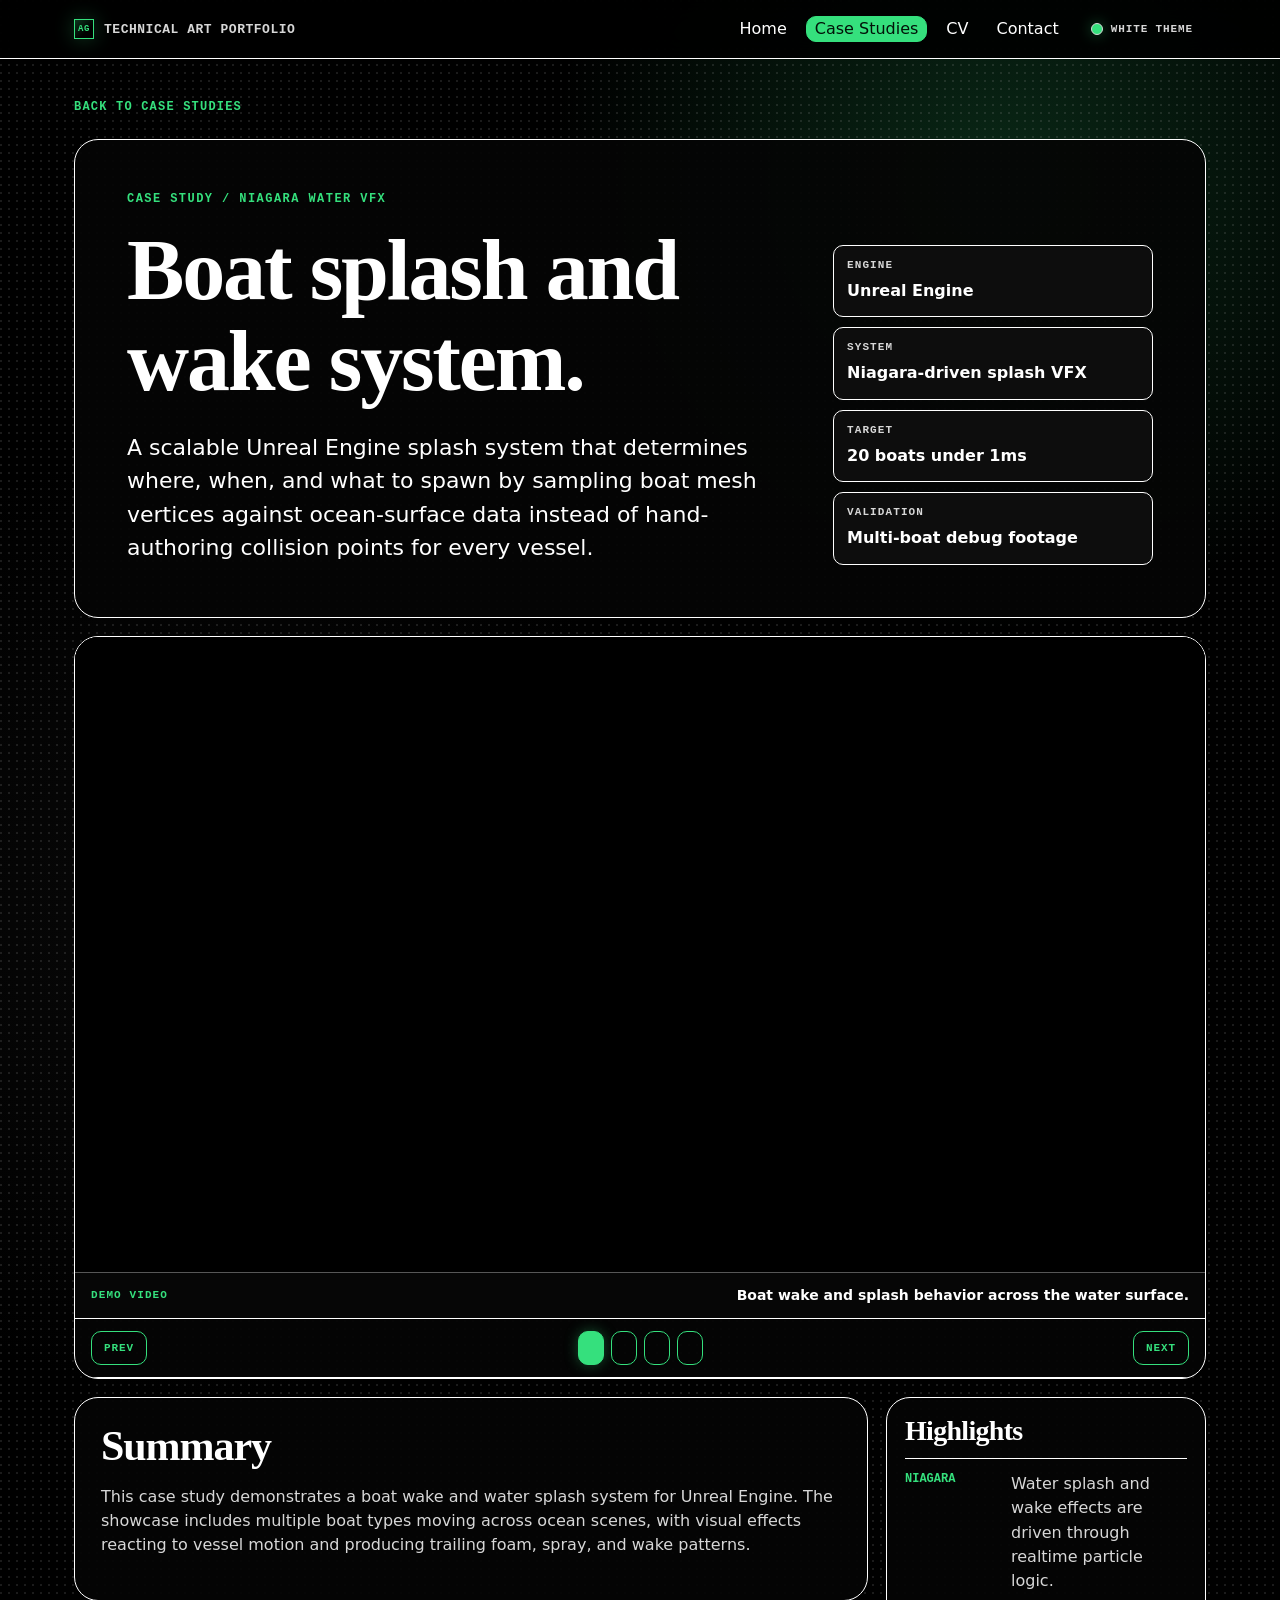
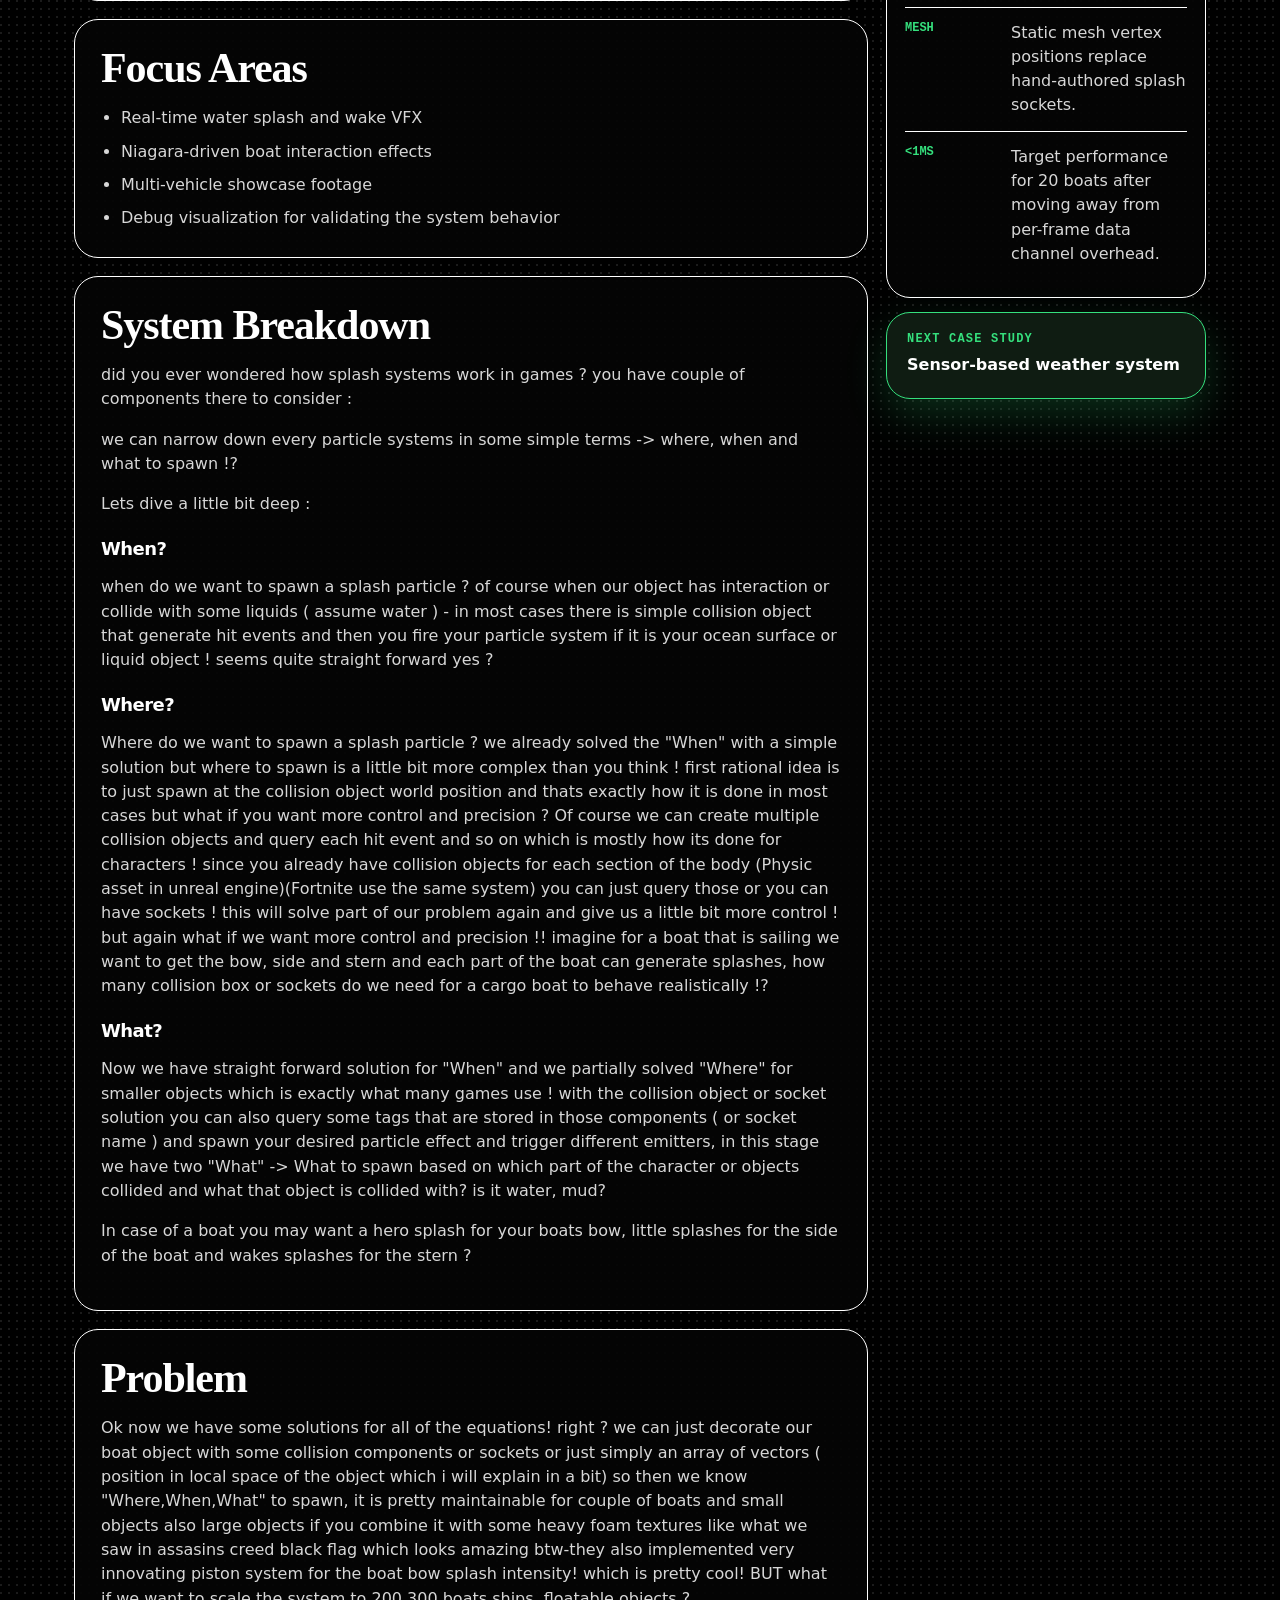
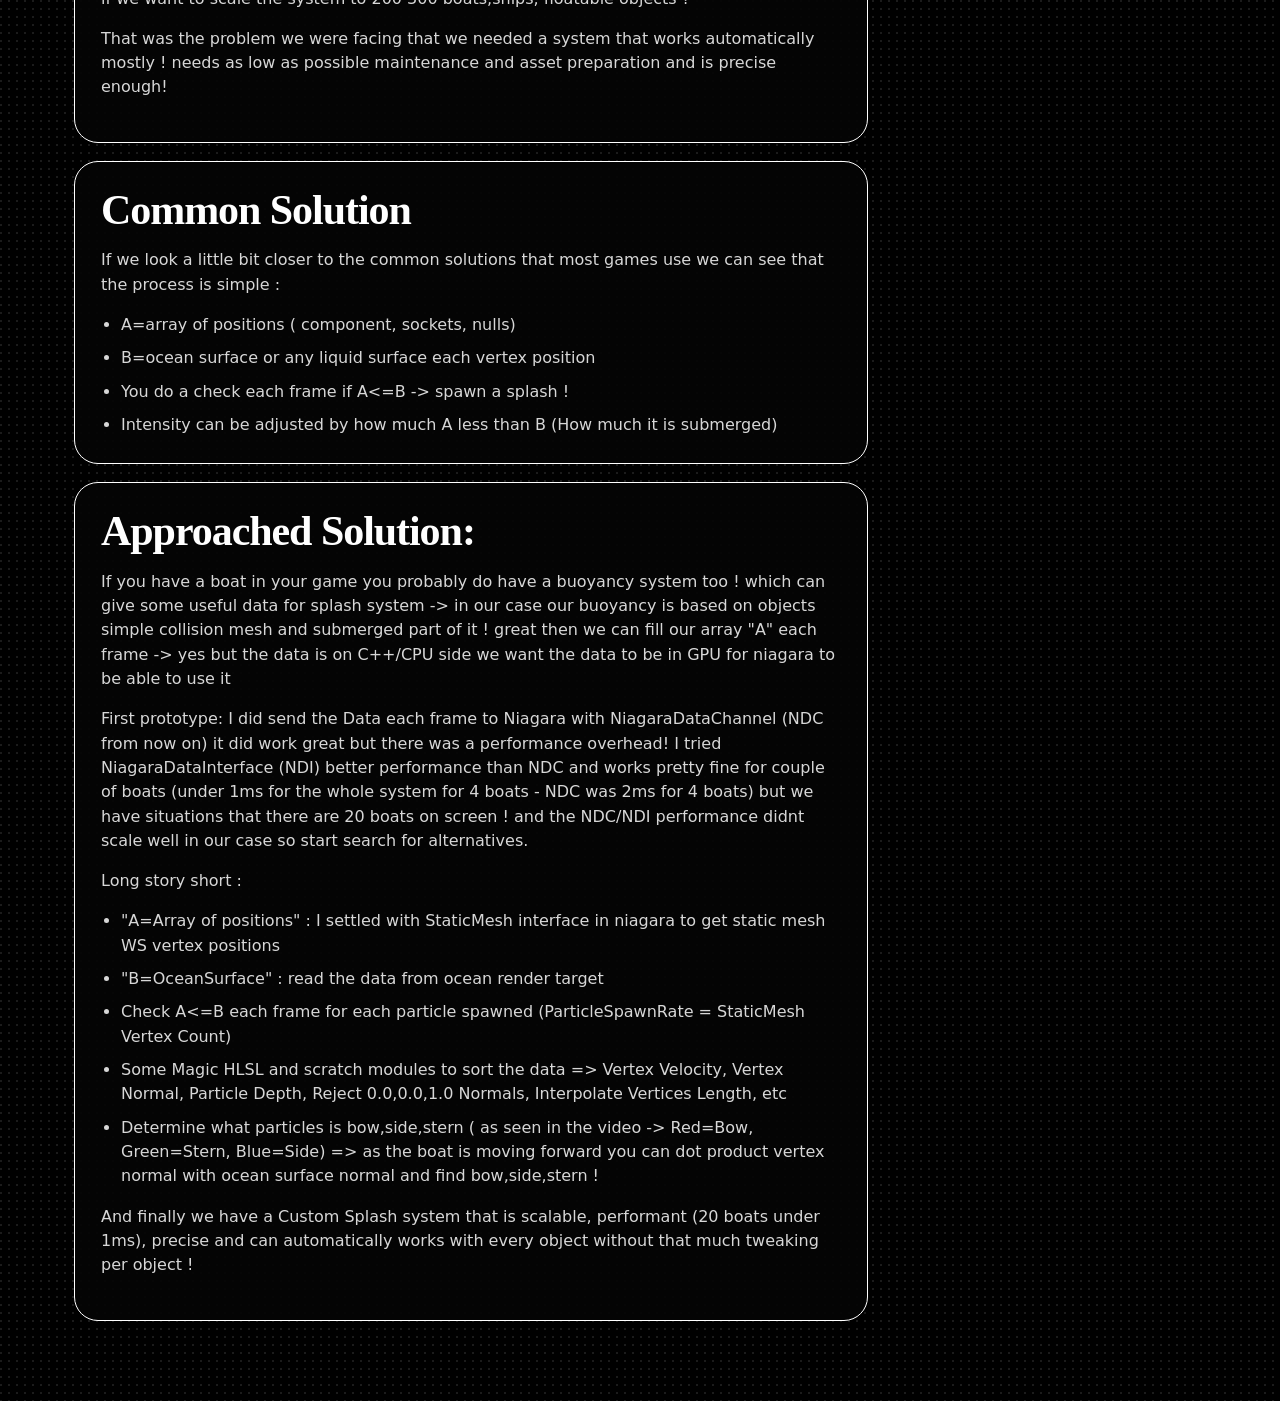
<file: projects/boat-splash-system.html>
﻿<!doctype html>
<html lang="en">
<head>
  <meta charset="utf-8" />
  <meta name="viewport" content="width=device-width, initial-scale=1" />
  <title>Boat Splash System | Amir Hossein Gholami</title>
  <script>try{var p=new URLSearchParams(location.search);var t=p.get('theme')||localStorage.getItem('amir-portfolio-theme');if(t==='light'||t==='dark'){document.documentElement.dataset.theme=t;localStorage.setItem('amir-portfolio-theme',t);}}catch(error){}</script>
  <link rel="stylesheet" href="../css/portfolio.css" />
</head>
<body data-section="case-studies">
  <header class="site-header"><nav class="nav" aria-label="Portfolio navigation"><a class="brand" href="../index.html"><span class="brand-mark">AG</span><span>Technical Art Portfolio</span></a><div class="nav-links"><a href="../index.html">Home</a><a href="../case-studies.html" aria-current="page">Case Studies</a><a href="../cv.html">CV</a><a href="../contact.html">Contact</a><button class="theme-toggle" type="button" data-theme-toggle aria-label="Switch to white theme" aria-pressed="false">White theme</button></div></nav></header>
  <main>
    <div class="article-nav"><a class="back-link" href="../case-studies.html">Back to case studies</a></div>
    <section class="article-hero"><div><p class="kicker">Case study / Niagara water VFX</p><h1>Boat splash and wake system.</h1><p class="article-summary">A scalable Unreal Engine splash system that determines where, when, and what to spawn by sampling boat mesh vertices against ocean-surface data instead of hand-authoring collision points for every vessel.</p></div><aside class="article-facts"><div><span>Engine</span><strong>Unreal Engine</strong></div><div><span>System</span><strong>Niagara-driven splash VFX</strong></div><div><span>Target</span><strong>20 boats under 1ms</strong></div><div><span>Validation</span><strong>Multi-boat debug footage</strong></div></aside></section>
    <section class="media-panel media-carousel" data-carousel aria-label="Boat splash media carousel"><div class="carousel-stage"><figure class="carousel-slide is-active" data-carousel-slide><div class="video-frame"><iframe src="https://www.youtube-nocookie.com/embed/N5uDhROTNrA" title="Boat splash system showcase" loading="lazy" allow="accelerometer; autoplay; clipboard-write; encrypted-media; gyroscope; picture-in-picture; web-share" allowfullscreen></iframe></div><figcaption><span>Demo video</span><strong>Boat wake and splash behavior across the water surface.</strong></figcaption></figure><figure class="carousel-slide" data-carousel-slide><img src="../assets/case-studies/BoatSplashSystem/BoatSplashSystem.png" alt="Boat splash system preview image" /><figcaption><span>Capture 01</span><strong>Scratch pad module to set the particles positions from NDC.</strong></figcaption></figure><figure class="carousel-slide" data-carousel-slide><img src="../assets/case-studies/BoatSplashSystem/BoatSplashSystem(1).png" alt="Boat splash system second preview image" /><figcaption><span>Capture 02</span><strong>Closer look at the custom HLSL node that sorts and calculates the particle position, velocity, and related data.</strong></figcaption></figure><figure class="carousel-slide" data-carousel-slide><img src="../assets/case-studies/BoatSplashSystem/BoatSplashSystem(2).png" alt="Boat splash system third preview image" /><figcaption><span>Capture 03</span><strong>Debug-friendly view for reading bow, side, and stern placement.</strong></figcaption></figure></div><div class="carousel-controls"><button type="button" data-carousel-prev>Prev</button><div class="carousel-dots" aria-label="Carousel slides"></div><button type="button" data-carousel-next>Next</button></div></section>
    <section class="article-layout"><div><article class="article-card"><h2>Summary</h2><p>This case study demonstrates a boat wake and water splash system for Unreal Engine. The showcase includes multiple boat types moving across ocean scenes, with visual effects reacting to vessel motion and producing trailing foam, spray, and wake patterns.</p></article><article class="article-card"><h2>Focus Areas</h2><ul><li>Real-time water splash and wake VFX</li><li>Niagara-driven boat interaction effects</li><li>Multi-vehicle showcase footage</li><li>Debug visualization for validating the system behavior</li></ul></article><article class="article-card"><h2>System Breakdown</h2><p>did you ever wondered how splash systems work in games ? you have couple of components there to consider :</p><p>we can narrow down every particle systems in some simple terms -&gt; where, when and what to spawn !?</p><p>Lets dive a little bit deep :</p><h3>When?</h3><p>when do we want to spawn a splash particle ? of course when our object has interaction or collide with some liquids ( assume water ) - in most cases there is simple collision object that generate hit events and then you fire your particle system if it is your ocean surface or liquid object ! seems quite straight forward yes ?</p><h3>Where?</h3><p>Where do we want to spawn a splash particle ? we already solved the "When" with a simple solution but where to spawn is a little bit more complex than you think ! first rational idea is to just spawn at the collision object world position and thats exactly how it is done in most cases but what if you want more control and precision ? Of course we can create multiple collision objects and query each hit event and so on which is mostly how its done for characters ! since you already have collision objects for each section of the body  (Physic asset in unreal engine)(Fortnite use the same system) you can just query those or you can have sockets ! this will solve part of our problem again and give us a little bit more control ! but again what if we want more control and precision !! imagine for a boat that is sailing we want to get the bow, side and stern and each part of the boat can generate splashes, how many collision box or sockets do we need for a cargo boat to behave realistically !?</p><h3>What?</h3><p>Now we have straight forward solution for "When" and we partially solved "Where" for smaller objects which is exactly what many games use ! with the collision object or socket solution you can also query some tags that are stored in those components ( or socket name ) and spawn your desired particle effect and trigger different emitters, in this stage we have two "What" -&gt; What to spawn based on which part of the character or objects collided  and what that object is collided with? is it water, mud?</p><p>In case of a boat you may want a hero splash for your boats bow, little splashes for the side of the boat and wakes splashes for the stern ?</p></article><article class="article-card"><h2>Problem</h2><p>Ok now we have some solutions for all of the equations! right ? we can just decorate our boat object with some collision components or sockets or just simply an array of vectors ( position in local space of the object which i will explain in a bit) so then we know "Where,When,What" to spawn, it is pretty maintainable for couple of boats and small objects also large objects if you combine it with some heavy foam textures like what we saw in assasins creed black flag which looks amazing btw-they also implemented very innovating piston system for the boat bow splash intensity! which is pretty cool! BUT what if we want to scale the system to 200 300 boats,ships, floatable objects ?</p><p>That was the problem we were facing that we needed a system that works automatically mostly ! needs as low as possible maintenance and asset preparation and is precise enough!</p></article><article class="article-card"><h2>Common Solution</h2><p>If we look a little bit closer to the common solutions that most games use we can see that the process is simple :</p><ul><li>A=array of positions ( component, sockets, nulls)</li><li>B=ocean surface or any liquid surface each vertex position</li><li>You do a check each frame if A&lt;=B -&gt; spawn a splash !</li><li>Intensity can be adjusted by how much A less than B (How much it is submerged)</li></ul></article><article class="article-card"><h2>Approached Solution:</h2><p>If you have a boat in your game you probably do have a buoyancy system too ! which can give some useful data for splash system -&gt; in our case our buoyancy is based on objects simple collision mesh and submerged part of it ! great then we can fill our array "A" each frame -&gt; yes but the data is on C++/CPU side we want the data to be in GPU for niagara to be able to use it</p><p>First prototype: I did send the Data each frame to Niagara with NiagaraDataChannel (NDC from now on) it did work great but there was a performance overhead! I tried NiagaraDataInterface (NDI) better performance than NDC and works pretty fine for couple of boats (under 1ms for the whole system for 4 boats - NDC was 2ms for 4 boats) but we have situations that there are 20 boats on screen ! and the NDC/NDI performance didnt scale well in our case so start search for alternatives.</p><p>Long story short :</p><ul><li>"A=Array of positions" : I settled with StaticMesh interface in niagara to get static mesh WS vertex positions</li><li>"B=OceanSurface" : read the data from ocean render target</li><li>Check A&lt;=B each frame for each particle spawned (ParticleSpawnRate = StaticMesh Vertex Count)</li><li>Some Magic HLSL and scratch modules to sort the data =&gt; Vertex Velocity, Vertex Normal, Particle Depth, Reject 0.0,0.0,1.0 Normals, Interpolate Vertices Length, etc</li><li>Determine what particles is bow,side,stern ( as seen in the video -&gt; Red=Bow, Green=Stern, Blue=Side) =&gt; as the boat is moving forward you can dot product vertex normal with ocean surface normal and find bow,side,stern !</li></ul><p>And finally we have a Custom Splash system that is scalable, performant (20 boats under 1ms), precise and can automatically works with every object without that much tweaking per object !</p></article></div><aside class="side-rail"><div class="evidence-table"><h2>Highlights</h2><div class="evidence-row"><span>Niagara</span><p>Water splash and wake effects are driven through realtime particle logic.</p></div><div class="evidence-row"><span>Mesh</span><p>Static mesh vertex positions replace hand-authored splash sockets.</p></div><div class="evidence-row"><span>&lt;1ms</span><p>Target performance for 20 boats after moving away from per-frame data channel overhead.</p></div></div><a class="next-project" href="sensor-based-weather-system.html"><span>Next case study</span><strong>Sensor-based weather system</strong></a></aside></section>
  </main>
  <div class="toast" id="toast" role="status" aria-live="polite">Email copied</div><script src="../js/portfolio.js"></script>
</body>
</html>
</file>
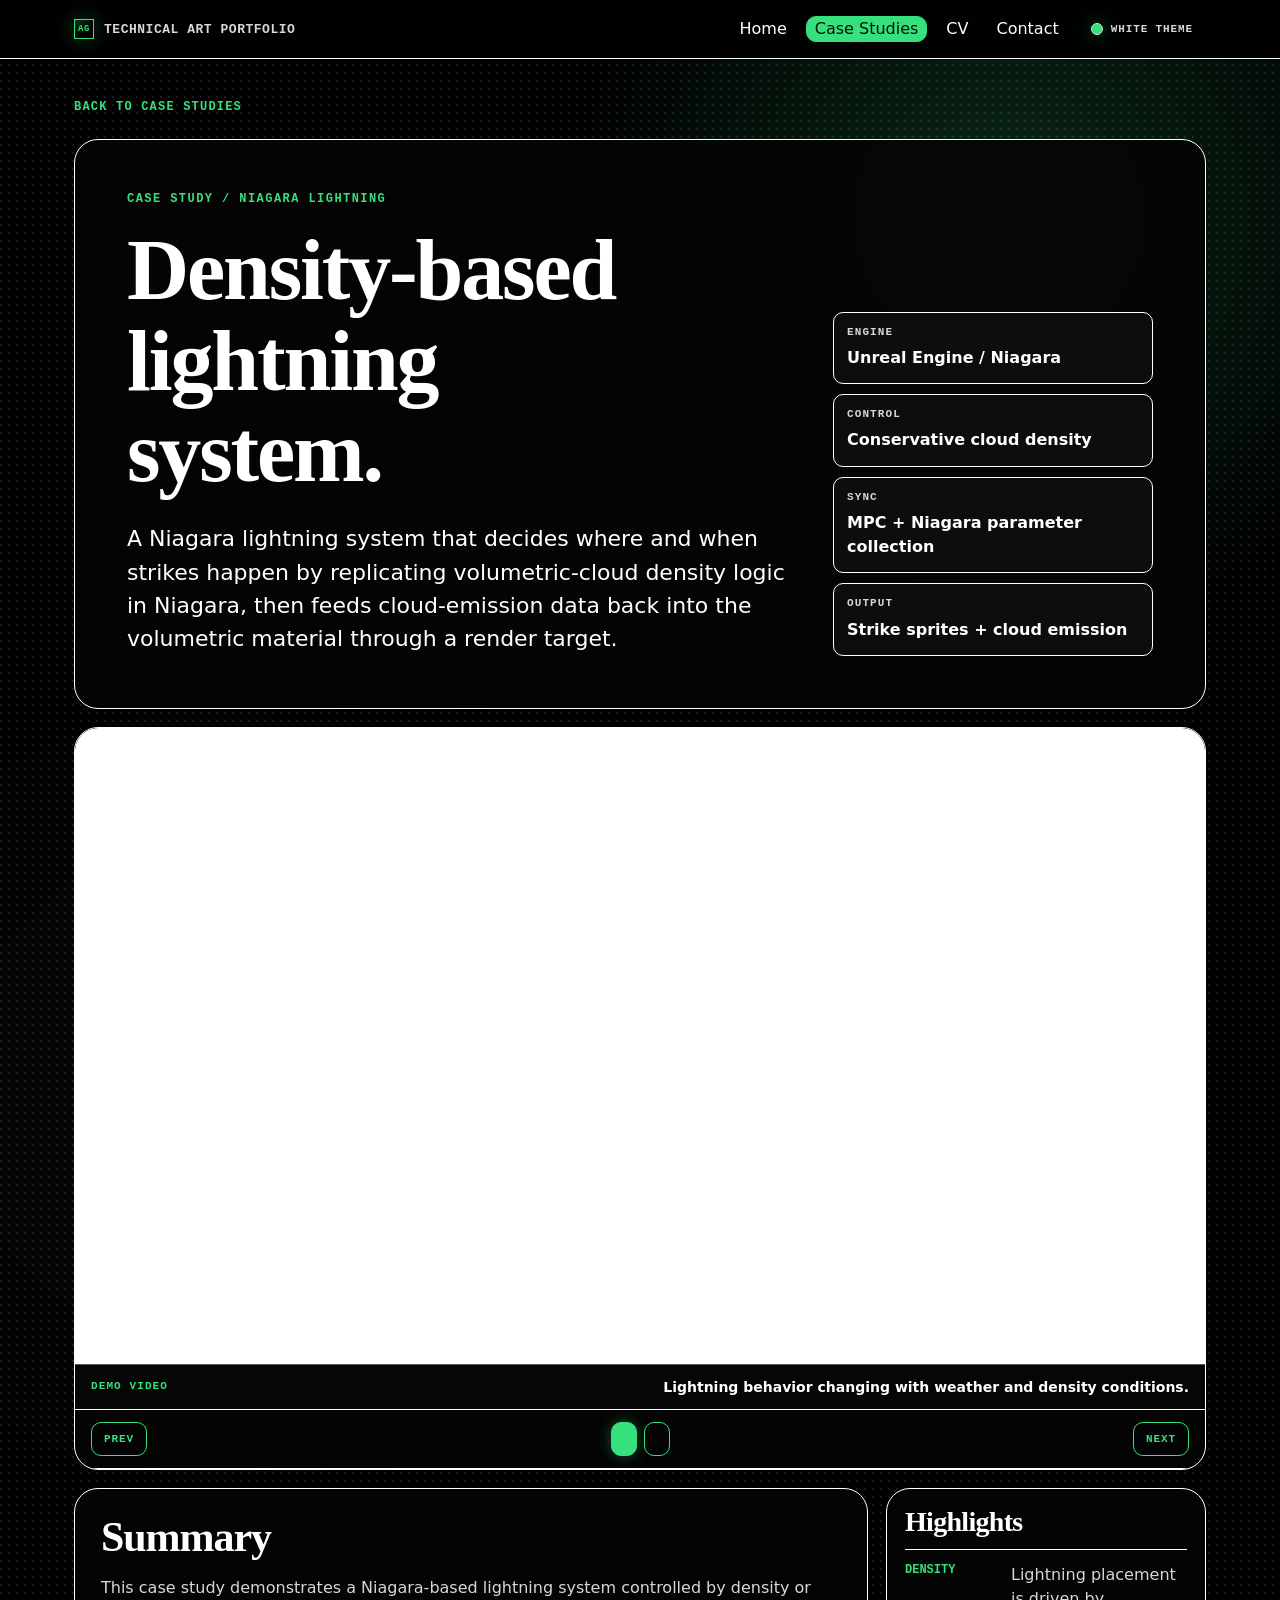
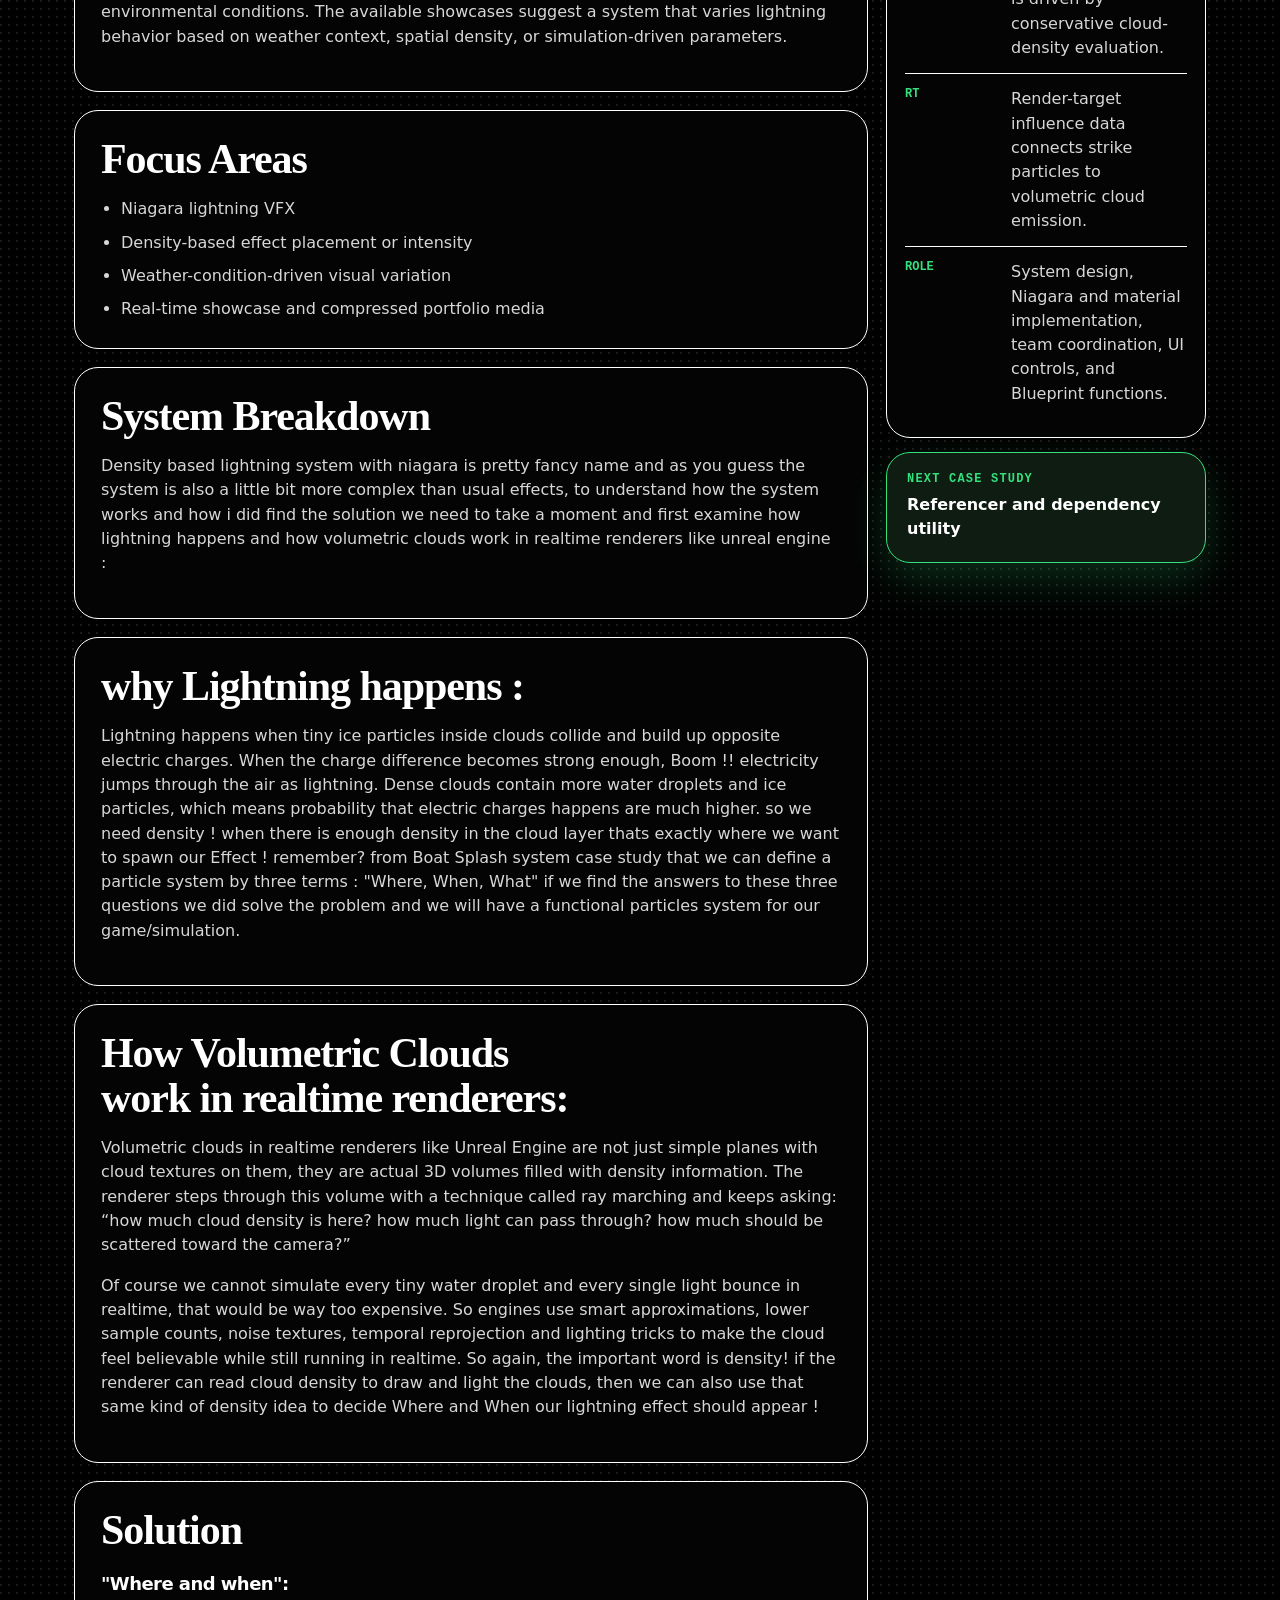
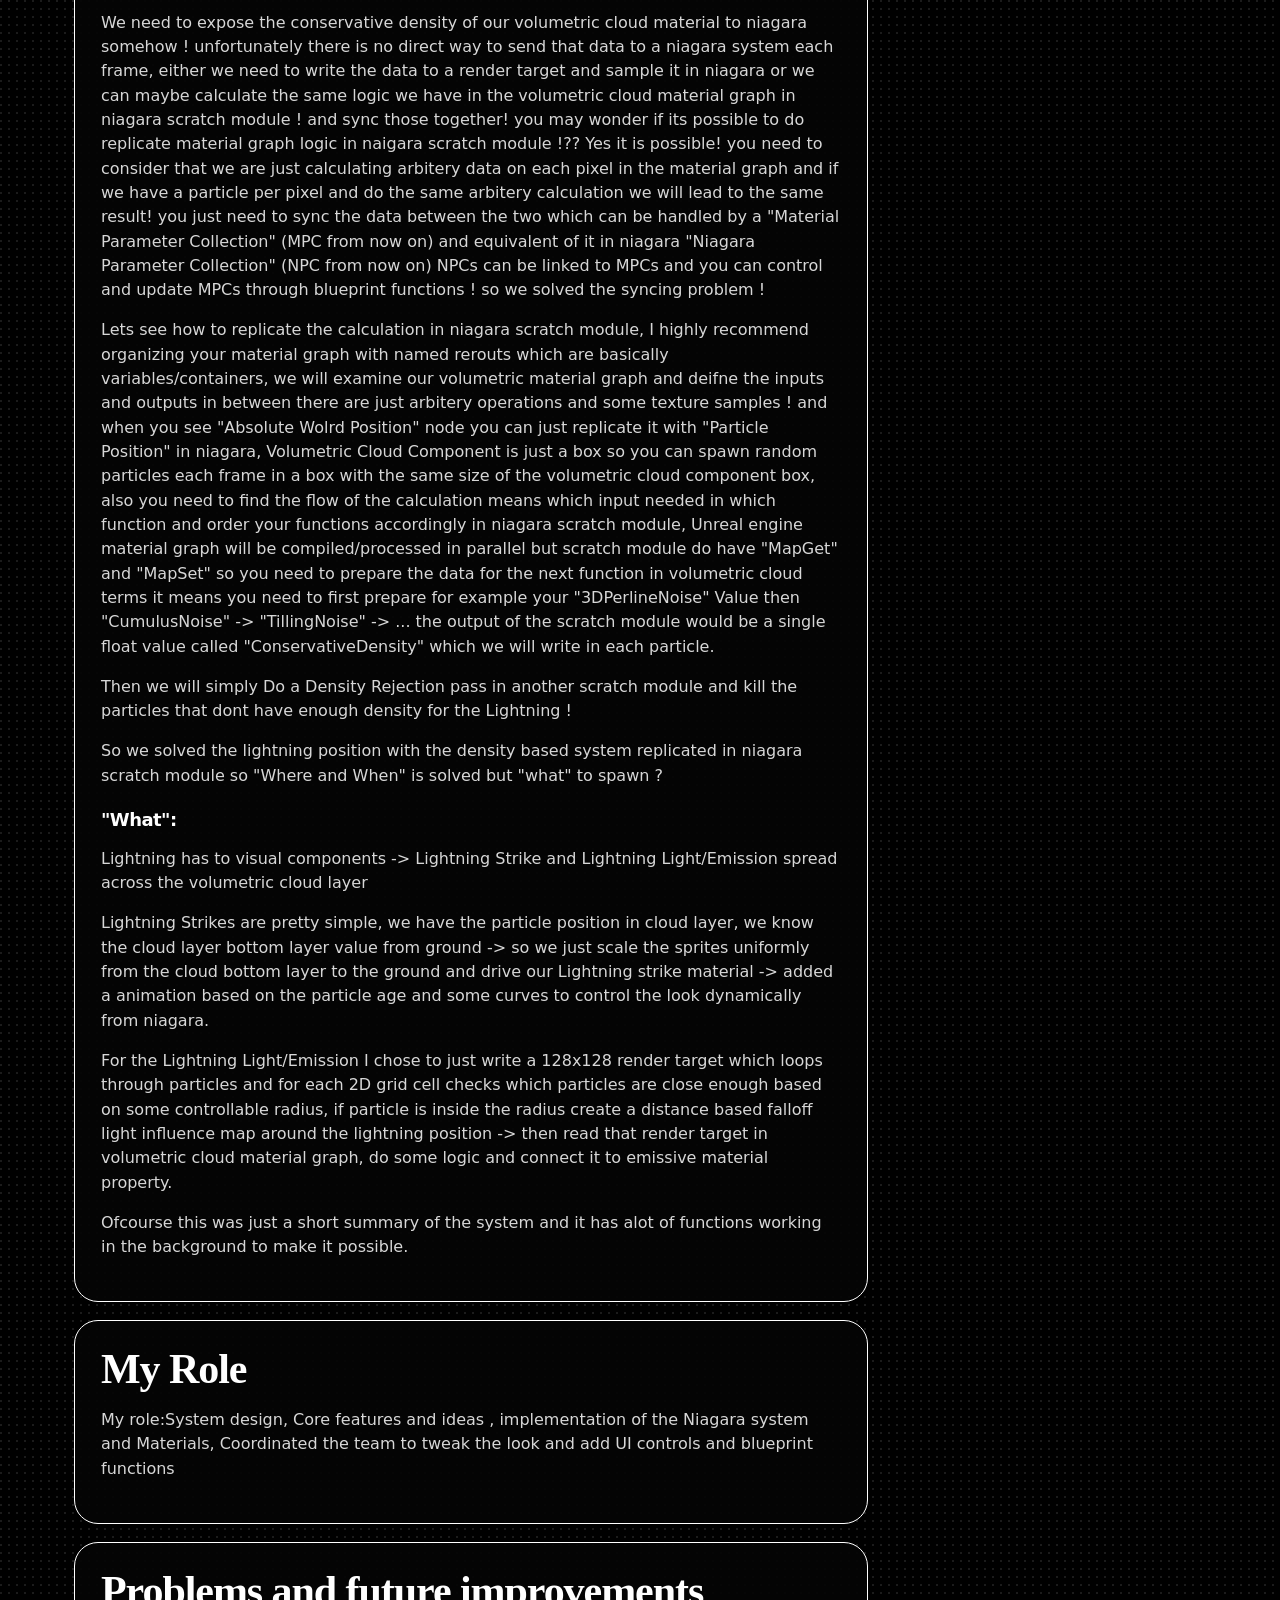
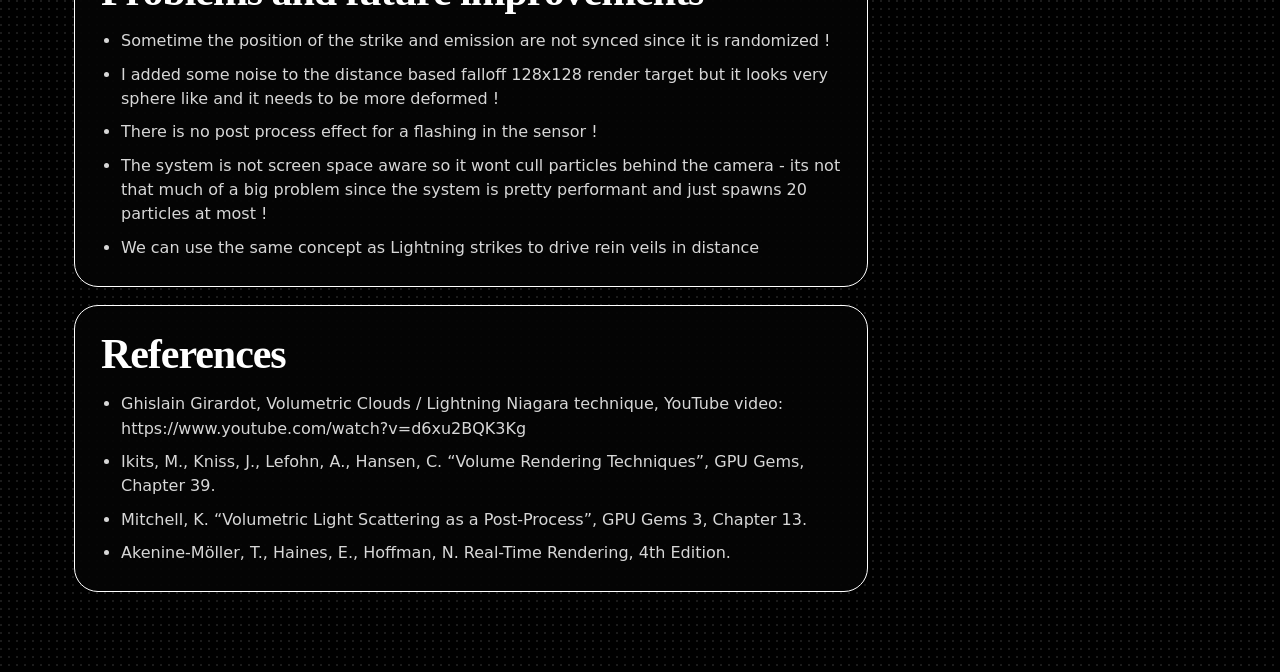
<file: projects/density-based-lightning-system.html>
﻿<!doctype html>
<html lang="en">
<head><meta charset="utf-8" /><meta name="viewport" content="width=device-width, initial-scale=1" /><title>Density-Based Lightning System | Amir Hossein Gholami</title><script>try{var p=new URLSearchParams(location.search);var t=p.get('theme')||localStorage.getItem('amir-portfolio-theme');if(t==='light'||t==='dark'){document.documentElement.dataset.theme=t;localStorage.setItem('amir-portfolio-theme',t);}}catch(error){}</script><link rel="stylesheet" href="../css/portfolio.css" /></head>
<body data-section="case-studies">
  <header class="site-header"><nav class="nav" aria-label="Portfolio navigation"><a class="brand" href="../index.html"><span class="brand-mark">AG</span><span>Technical Art Portfolio</span></a><div class="nav-links"><a href="../index.html">Home</a><a href="../case-studies.html" aria-current="page">Case Studies</a><a href="../cv.html">CV</a><a href="../contact.html">Contact</a><button class="theme-toggle" type="button" data-theme-toggle aria-label="Switch to white theme" aria-pressed="false">White theme</button></div></nav></header>
  <main>
    <div class="article-nav"><a class="back-link" href="../case-studies.html">Back to case studies</a></div>
    <section class="article-hero"><div><p class="kicker">Case study / Niagara lightning</p><h1>Density-based lightning system.</h1><p class="article-summary">A Niagara lightning system that decides where and when strikes happen by replicating volumetric-cloud density logic in Niagara, then feeds cloud-emission data back into the volumetric material through a render target.</p></div><aside class="article-facts"><div><span>Engine</span><strong>Unreal Engine / Niagara</strong></div><div><span>Control</span><strong>Conservative cloud density</strong></div><div><span>Sync</span><strong>MPC + Niagara parameter collection</strong></div><div><span>Output</span><strong>Strike sprites + cloud emission</strong></div></aside></section>
    <section class="media-panel media-carousel" data-carousel aria-label="Density lightning media carousel"><div class="carousel-stage"><figure class="carousel-slide is-active" data-carousel-slide><div class="video-frame"><iframe src="https://www.youtube-nocookie.com/embed/RaH82592Wyk" title="Density-based lightning system video" loading="lazy" allow="accelerometer; autoplay; clipboard-write; encrypted-media; gyroscope; picture-in-picture; web-share" allowfullscreen></iframe></div><figcaption><span>Demo video</span><strong>Lightning behavior changing with weather and density conditions.</strong></figcaption></figure><figure class="carousel-slide" data-carousel-slide><img src="../assets/case-studies/DensityBasedLightningSystemWithNiagara/Lapwing(6).png" alt="Density-based lightning system preview" /><figcaption><span>Capture 01</span></figcaption></figure></div><div class="carousel-controls"><button type="button" data-carousel-prev>Prev</button><div class="carousel-dots" aria-label="Carousel slides"></div><button type="button" data-carousel-next>Next</button></div></section>
    <section class="article-layout"><div><article class="article-card"><h2>Summary</h2><p>This case study demonstrates a Niagara-based lightning system controlled by density or environmental conditions. The available showcases suggest a system that varies lightning behavior based on weather context, spatial density, or simulation-driven parameters.</p></article><article class="article-card"><h2>Focus Areas</h2><ul><li>Niagara lightning VFX</li><li>Density-based effect placement or intensity</li><li>Weather-condition-driven visual variation</li><li>Real-time showcase and compressed portfolio media</li></ul></article><article class="article-card"><h2>System Breakdown</h2><p>Density based lightning system with niagara is pretty fancy name and as you guess the system is also a little bit more complex than usual effects, to understand how the system works and how i did find the solution we need to take a moment and first examine how lightning happens and how volumetric clouds work in realtime renderers like unreal engine :</p></article><article class="article-card"><h2>why Lightning happens :</h2><p>Lightning happens when tiny ice particles inside clouds collide and build up opposite electric charges. When the charge difference becomes strong enough, Boom !! electricity jumps through the air as lightning. Dense clouds contain more water droplets and ice particles, which means probability that electric charges happens are much higher. so we need density ! when there is enough density in the cloud layer thats exactly where we want to spawn our Effect ! remember? from Boat Splash system case study that we can define a particle system by three terms : "Where, When, What" if we find the answers to these three questions we did solve the problem and we will have a functional particles system for our game/simulation.</p></article><article class="article-card"><h2>How Volumetric Clouds work in realtime renderers:</h2><p>Volumetric clouds in realtime renderers like Unreal Engine are not just simple planes with cloud textures on them, they are actual 3D volumes filled with density information. The renderer steps through this volume with a technique called ray marching and keeps asking: “how much cloud density is here? how much light can pass through? how much should be scattered toward the camera?”</p><p>Of course we cannot simulate every tiny water droplet and every single light bounce in realtime, that would be way too expensive. So engines use smart approximations, lower sample counts, noise textures, temporal reprojection and lighting tricks to make the cloud feel believable while still running in realtime. So again, the important word is density! if the renderer can read cloud density to draw and light the clouds, then we can also use that same kind of density idea to decide Where and When our lightning effect should appear !</p></article><article class="article-card"><h2>Solution</h2><h3>"Where and when":</h3><p>We need to expose the conservative density of our volumetric cloud material to niagara somehow ! unfortunately there is no direct way to send that data to a niagara system each frame, either we need to write the data to a render target and sample it in niagara or we can maybe calculate the same logic we have in the volumetric cloud material graph in niagara scratch module ! and sync those together! you may wonder if its possible to do replicate material graph logic in naigara scratch module !?? Yes it is possible! you need to consider that we are just calculating arbitery data on each pixel in the material graph and if we have a particle per pixel and do the same arbitery calculation we will lead to the same result! you just need to sync the data between the two which can be handled by a "Material Parameter Collection" (MPC from now on) and equivalent of it in niagara "Niagara Parameter Collection" (NPC from now on) NPCs can be linked to MPCs and you can control and update MPCs through blueprint functions ! so we solved the syncing problem !</p><p>Lets see how to replicate the calculation in niagara scratch module, I highly recommend organizing your material graph with named rerouts which are basically variables/containers, we will examine our volumetric material graph and deifne the inputs and outputs in between there are just arbitery operations and some texture samples ! and when you see "Absolute Wolrd Position" node you can just replicate it with "Particle Position" in niagara, Volumetric Cloud Component is just a box so you can spawn random particles each frame in a box with the same size of the volumetric cloud component box, also you need to find the flow of the calculation means which input needed in which function and order your functions accordingly in niagara scratch module, Unreal engine material graph will be compiled/processed in parallel but scratch module do have "MapGet" and "MapSet" so you need to prepare the data for the next function in volumetric cloud terms it means you need to first prepare for example your "3DPerlineNoise" Value then "CumulusNoise" -&gt; "TillingNoise" -&gt; ...  the output of the scratch module would be a single float value called "ConservativeDensity" which we will write in each particle.</p><p>Then we will simply Do a Density Rejection pass in another scratch module and kill the particles that dont have enough density for the Lightning !</p><p>So we solved the lightning position with the density based system replicated in niagara scratch module so "Where and When" is solved but "what" to spawn ?</p><h3>"What":</h3><p>Lightning has to visual components -&gt; Lightning Strike and Lightning Light/Emission spread across the volumetric cloud layer</p><p>Lightning Strikes are pretty simple, we have the particle position in cloud layer, we know the cloud layer bottom layer value from ground -&gt; so we just scale the sprites uniformly from the cloud bottom layer to the ground and drive our Lightning strike material -&gt; added a animation based on the particle age and some curves to control the look dynamically from niagara.</p><p>For the Lightning Light/Emission I chose to just write a 128x128 render target which loops through particles and for each 2D grid cell checks which particles are close enough based on some controllable radius, if particle is inside the radius create a distance based falloff light influence map around the lightning position -&gt;  then read that render target in volumetric cloud material graph, do some logic and connect it to emissive material property.</p><p>Ofcourse this was just a short summary of the system and it has alot of functions working in the background to make it possible.</p></article><article class="article-card"><h2>My Role</h2><p>My role:System design, Core features and ideas , implementation of the Niagara system and Materials, Coordinated the team to tweak the look and add UI controls and blueprint functions</p></article><article class="article-card"><h2>Problems and future improvements</h2><ul><li>Sometime the position of the strike and emission are not synced since it is randomized !</li><li>I added some noise to the distance based falloff 128x128 render target but it looks very sphere like and it needs to be more deformed !</li><li>There is no post process effect for a flashing in the sensor !</li><li>The system is not screen space aware so it wont cull particles behind the camera - its not that much of a big problem since the system is pretty performant and just spawns 20 particles at most !</li><li>We can use the same concept as Lightning strikes to drive rein veils in distance</li></ul></article><article class="article-card"><h2>References</h2><ul><li>Ghislain Girardot, Volumetric Clouds / Lightning Niagara technique, YouTube video: <a href="https://www.youtube.com/watch?v=d6xu2BQK3Kg" target="_blank" rel="noreferrer">https://www.youtube.com/watch?v=d6xu2BQK3Kg</a></li><li>Ikits, M., Kniss, J., Lefohn, A., Hansen, C. “Volume Rendering Techniques”, GPU Gems, Chapter 39.</li><li>Mitchell, K. “Volumetric Light Scattering as a Post-Process”, GPU Gems 3, Chapter 13.</li><li>Akenine-Möller, T., Haines, E., Hoffman, N. Real-Time Rendering, 4th Edition.</li></ul></article></div><aside class="side-rail"><div class="evidence-table"><h2>Highlights</h2><div class="evidence-row"><span>Density</span><p>Lightning placement is driven by conservative cloud-density evaluation.</p></div><div class="evidence-row"><span>RT</span><p>Render-target influence data connects strike particles to volumetric cloud emission.</p></div><div class="evidence-row"><span>Role</span><p>System design, Niagara and material implementation, team coordination, UI controls, and Blueprint functions.</p></div></div><a class="next-project" href="referencer-dependency-utility.html"><span>Next case study</span><strong>Referencer and dependency utility</strong></a></aside></section>
  </main>
  <div class="toast" id="toast" role="status" aria-live="polite">Email copied</div><script src="../js/portfolio.js"></script>
</body></html>
</file>
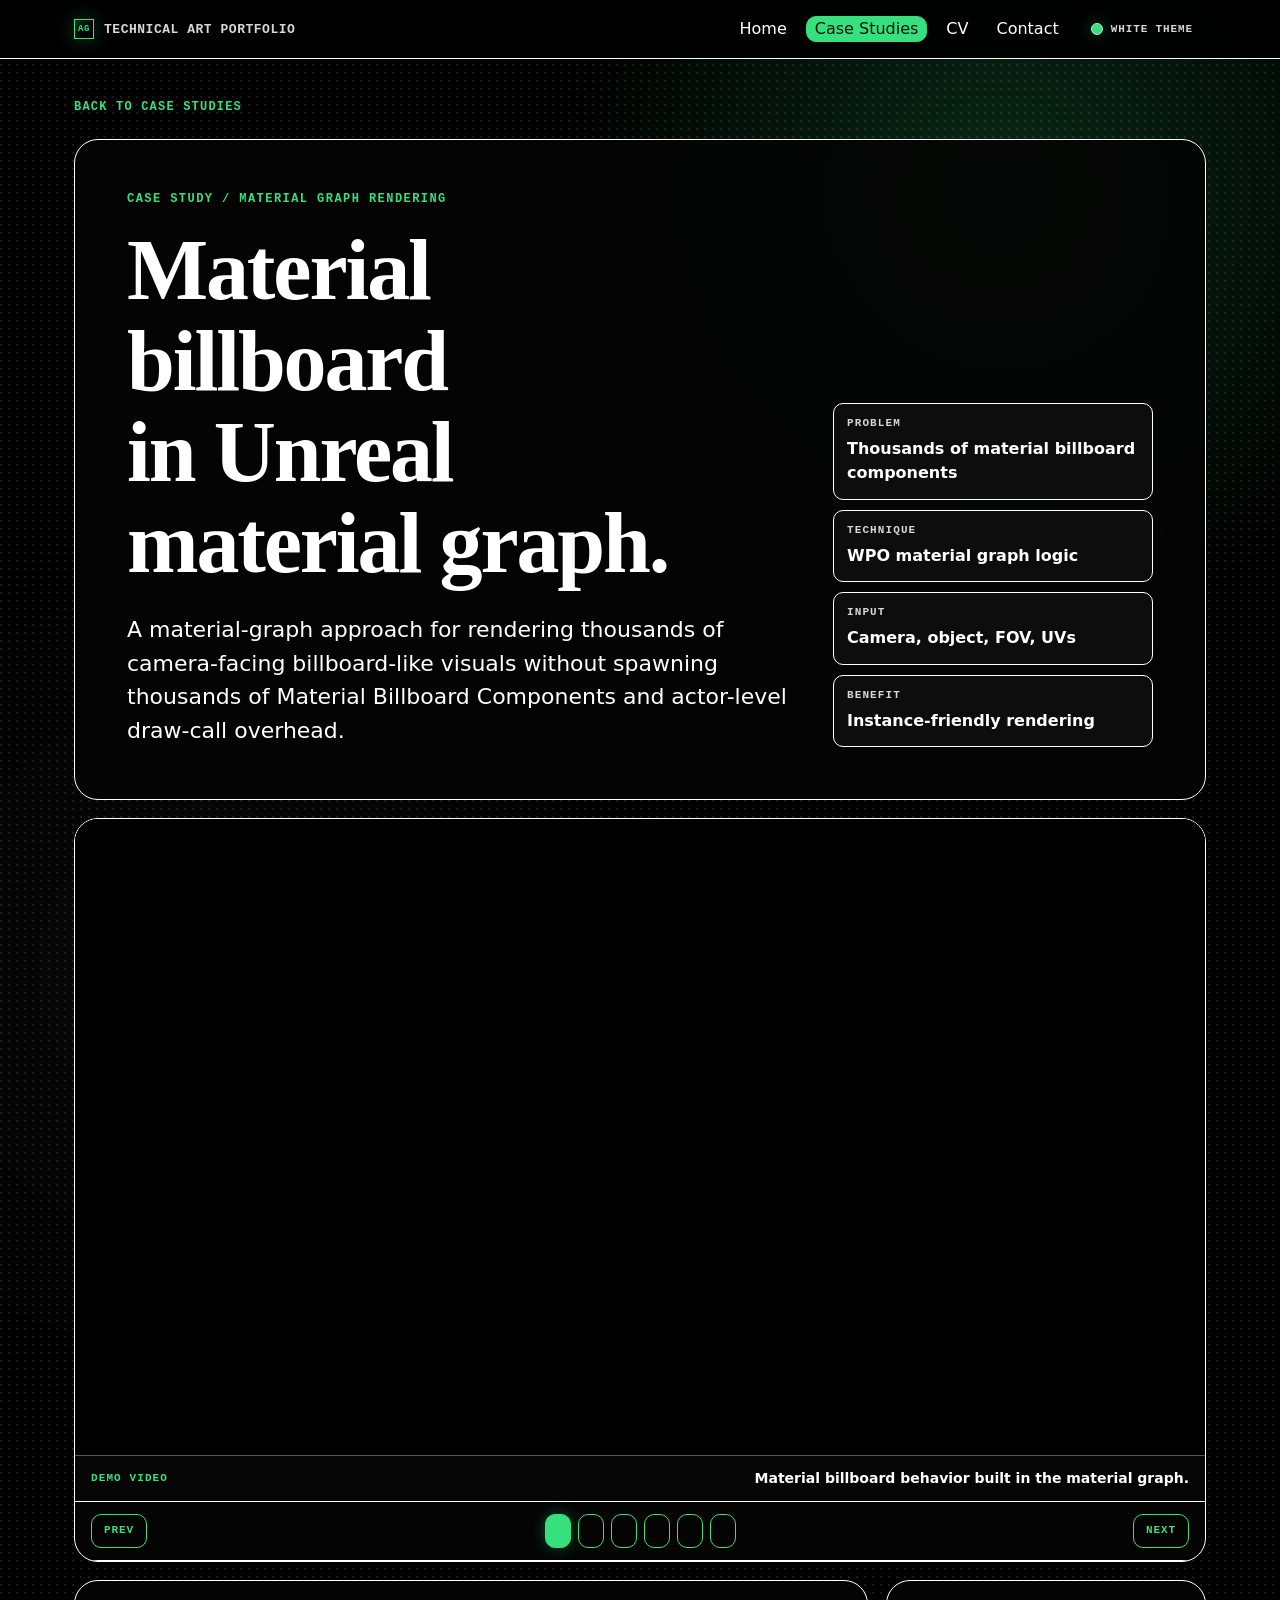
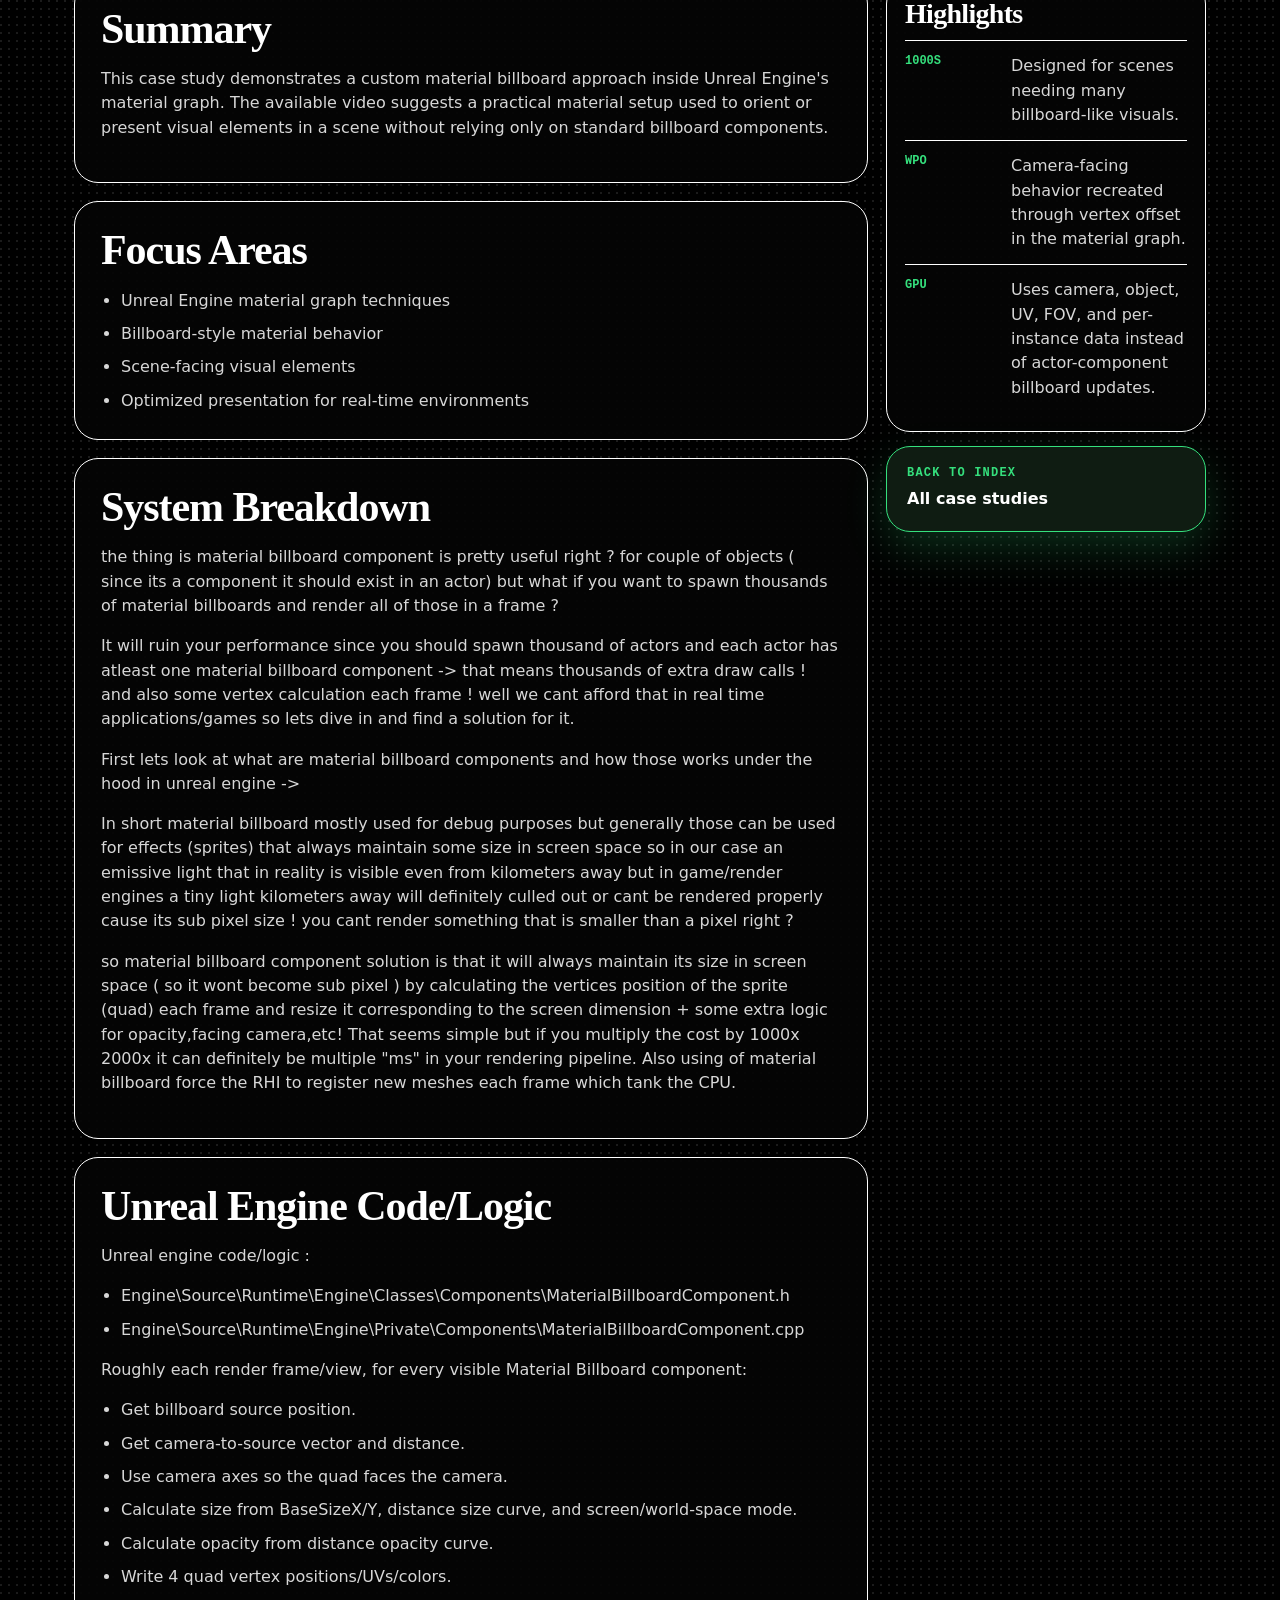
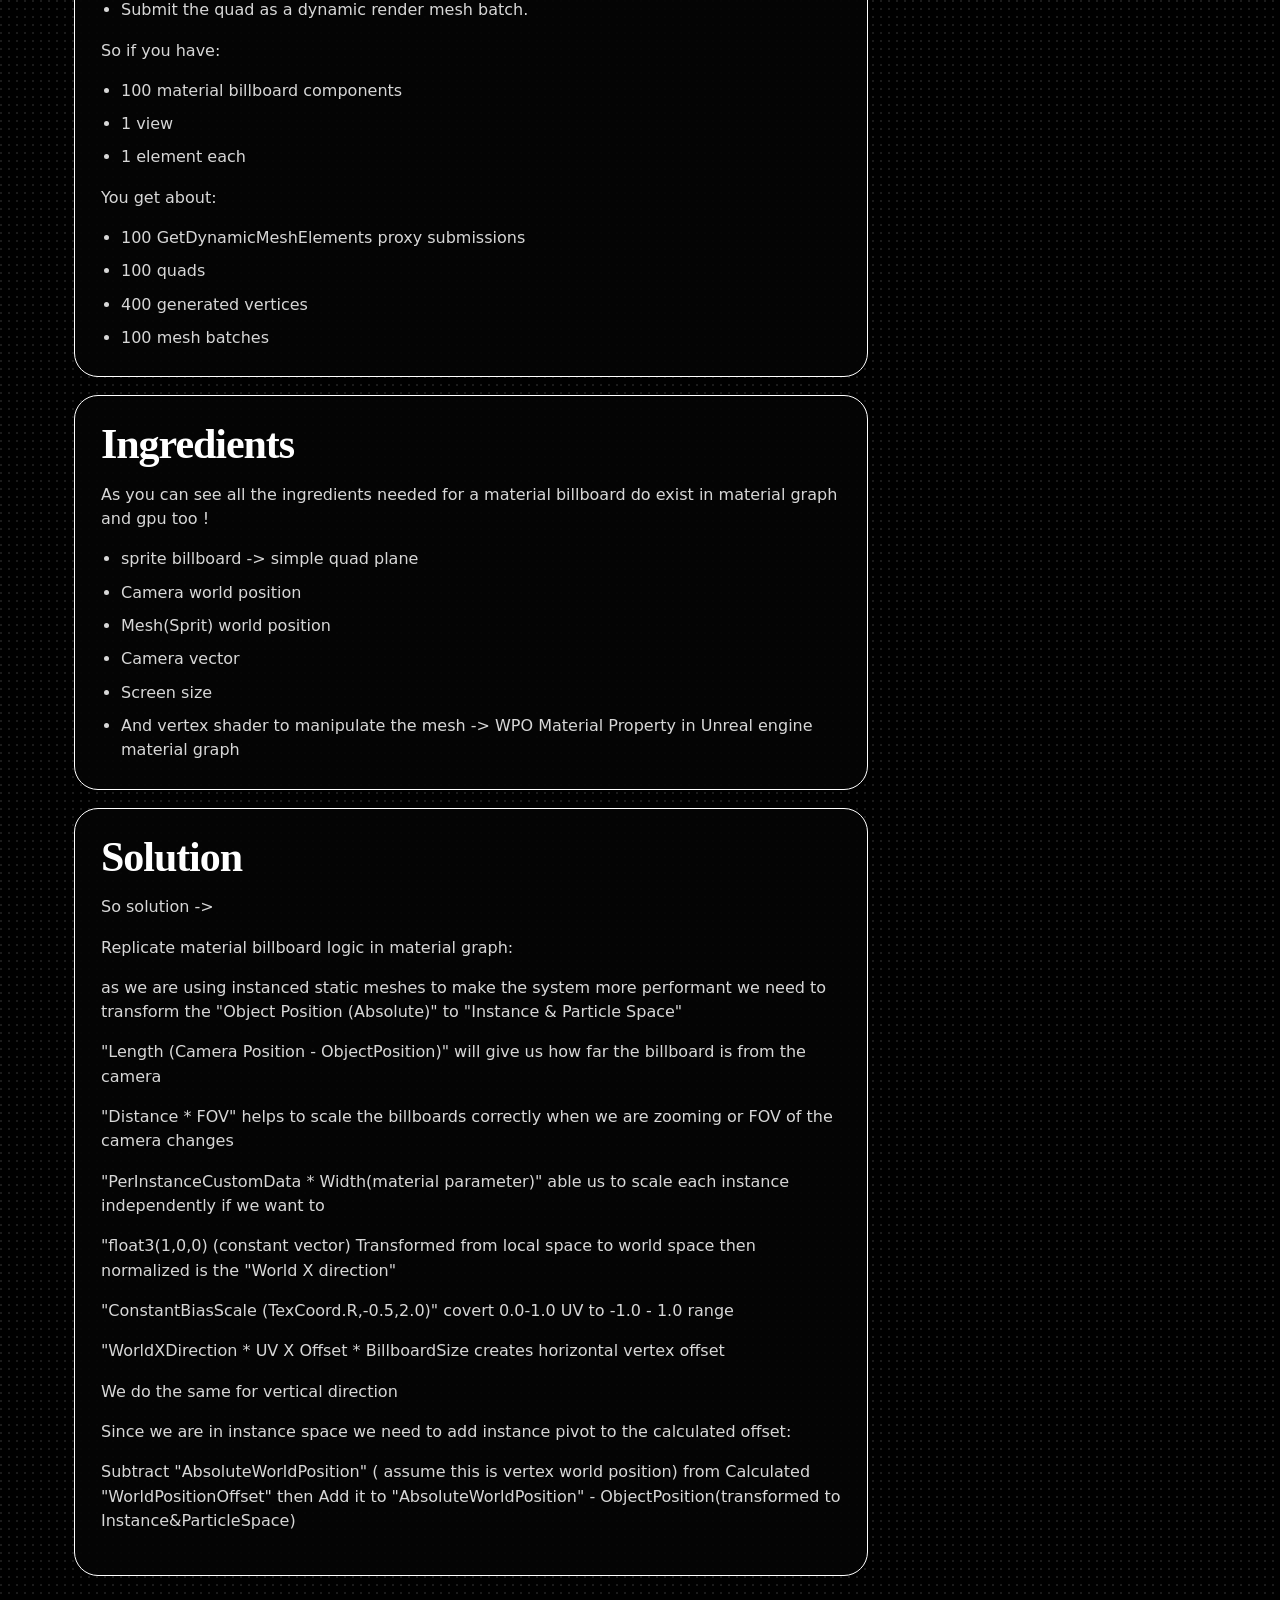
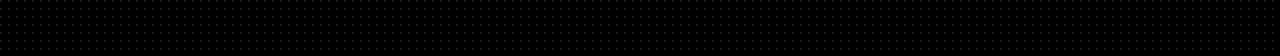
<file: projects/material-billboard-graph.html>
<!doctype html>
<html lang="en">
<head>
  <meta charset="utf-8" />
  <meta name="viewport" content="width=device-width, initial-scale=1" />
  <title>Material Billboard Graph | Amir Hossein Gholami</title>
  <script>try{var p=new URLSearchParams(location.search);var t=p.get('theme')||localStorage.getItem('amir-portfolio-theme');if(t==='light'||t==='dark'){document.documentElement.dataset.theme=t;localStorage.setItem('amir-portfolio-theme',t);}}catch(error){}</script>
  <link rel="stylesheet" href="../css/portfolio.css" />
</head>
<body data-section="case-studies">
  <header class="site-header"><nav class="nav" aria-label="Portfolio navigation"><a class="brand" href="../index.html"><span class="brand-mark">AG</span><span>Technical Art Portfolio</span></a><div class="nav-links"><a href="../index.html">Home</a><a href="../case-studies.html" aria-current="page">Case Studies</a><a href="../cv.html">CV</a><a href="../contact.html">Contact</a><button class="theme-toggle" type="button" data-theme-toggle aria-label="Switch to white theme" aria-pressed="false">White theme</button></div></nav></header>
  <main>
    <div class="article-nav"><a class="back-link" href="../case-studies.html">Back to case studies</a></div>
    <section class="article-hero"><div><p class="kicker">Case study / Material graph rendering</p><h1>Material billboard in Unreal material graph.</h1><p class="article-summary">A material-graph approach for rendering thousands of camera-facing billboard-like visuals without spawning thousands of Material Billboard Components and actor-level draw-call overhead.</p></div><aside class="article-facts"><div><span>Problem</span><strong>Thousands of material billboard components</strong></div><div><span>Technique</span><strong>WPO material graph logic</strong></div><div><span>Input</span><strong>Camera, object, FOV, UVs</strong></div><div><span>Benefit</span><strong>Instance-friendly rendering</strong></div></aside></section>
    <section class="media-panel media-carousel" data-carousel aria-label="Material billboard media carousel"><div class="carousel-stage"><figure class="carousel-slide is-active" data-carousel-slide><div class="video-frame"><iframe src="https://www.youtube-nocookie.com/embed/Hmb_lqLYpTk" title="Material billboard behavior demo" loading="lazy" allow="accelerometer; autoplay; clipboard-write; encrypted-media; gyroscope; picture-in-picture; web-share" allowfullscreen></iframe></div><figcaption><span>Demo video</span><strong>Material billboard behavior built in the material graph.</strong></figcaption></figure><figure class="carousel-slide" data-carousel-slide><div class="video-frame"><iframe src="https://www.youtube-nocookie.com/embed/jOLga0OrK7w" title="Material billboard scale test" loading="lazy" allow="accelerometer; autoplay; clipboard-write; encrypted-media; gyroscope; picture-in-picture; web-share" allowfullscreen></iframe></div><figcaption><span>Scale test</span><strong>Billboard scaling behavior with camera and screen-size logic.</strong></figcaption></figure><figure class="carousel-slide" data-carousel-slide><img src="../assets/case-studies/MaterialBillboardInUnrealEngineMaterialGraph/MaterialBillboard(3).png" alt="Material billboard graph screenshot showing the component behavior in Unreal Engine" loading="lazy" /><figcaption><span>Graph capture</span><strong>Screen shot of the result with thousands of custom material billboards.</strong></figcaption></figure><figure class="carousel-slide" data-carousel-slide><img src="../assets/case-studies/MaterialBillboardInUnrealEngineMaterialGraph/MaterialBillboard.png" alt="Material billboard result screenshot in Unreal Engine" loading="lazy" /><figcaption><span>Result view</span><strong>Custom Material billboard function in Unreal Engine material graph.</strong></figcaption></figure><figure class="carousel-slide" data-carousel-slide><img src="../assets/case-studies/MaterialBillboardInUnrealEngineMaterialGraph/MaterialBillboard(1).png" alt="Material billboard material graph detail screenshot" loading="lazy" /><figcaption><span>Graph detail</span><strong>Material billboard component details panel.</strong></figcaption></figure><figure class="carousel-slide" data-carousel-slide><img src="../assets/case-studies/MaterialBillboardInUnrealEngineMaterialGraph/MaterialBillboard(2).png" alt="Material billboard scale and camera behavior screenshot" loading="lazy" /><figcaption><span>Scale behavior</span><strong>Unreal Engine Material Billboard Component C++ file.</strong></figcaption></figure></div><div class="carousel-controls"><button type="button" data-carousel-prev>Prev</button><div class="carousel-dots" aria-label="Carousel slides"></div><button type="button" data-carousel-next>Next</button></div></section>
    <section class="article-layout"><div><article class="article-card"><h2>Summary</h2><p>This case study demonstrates a custom material billboard approach inside Unreal Engine's material graph. The available video suggests a practical material setup used to orient or present visual elements in a scene without relying only on standard billboard components.</p></article><article class="article-card"><h2>Focus Areas</h2><ul><li>Unreal Engine material graph techniques</li><li>Billboard-style material behavior</li><li>Scene-facing visual elements</li><li>Optimized presentation for real-time environments</li></ul></article><article class="article-card"><h2>System Breakdown</h2><p>the thing is material billboard component is pretty useful right ? for couple of objects ( since its a component it should exist in an actor) but what if you want to spawn thousands of material billboards and render all of those in a frame ?</p><p>It will ruin your performance since you should spawn thousand of actors and each actor has atleast one material billboard component -&gt; that means thousands of extra draw calls ! and also some vertex calculation each frame ! well we cant afford that in real time applications/games so lets dive in and find a solution for it.</p><p>First lets look at what are material billboard components and how those works under the hood in unreal engine -&gt;</p><p>In short material billboard mostly used for debug purposes but generally those can be used for effects (sprites) that always maintain some size in screen space so in our case an emissive light that in reality is visible even from kilometers away but in game/render engines a tiny light kilometers away will definitely culled out or cant be rendered properly cause its sub pixel size ! you cant render something that is smaller than a pixel right ?</p><p>so material billboard component solution is that it will always maintain its size in screen space ( so it wont become sub pixel ) by calculating the vertices position of the sprite (quad) each frame and resize it corresponding to the screen dimension + some extra logic for opacity,facing camera,etc! That seems simple but if you multiply the cost by 1000x 2000x it can definitely be multiple "ms" in your rendering pipeline. Also using of material billboard force the RHI to register new meshes each frame which tank the CPU.</p></article><article class="article-card"><h2>Unreal Engine Code/Logic</h2><p>Unreal engine code/logic :</p><ul><li>Engine\Source\Runtime\Engine\Classes\Components\MaterialBillboardComponent.h</li><li>Engine\Source\Runtime\Engine\Private\Components\MaterialBillboardComponent.cpp</li></ul><p>Roughly each render frame/view, for every visible Material Billboard component:</p><ul><li>Get billboard source position.</li><li>Get camera-to-source vector and distance.</li><li>Use camera axes so the quad faces the camera.</li><li>Calculate size from BaseSizeX/Y, distance size curve, and screen/world-space mode.</li><li>Calculate opacity from distance opacity curve.</li><li>Write 4 quad vertex positions/UVs/colors.</li><li>Submit the quad as a dynamic render mesh batch.</li></ul><p>So if you have:</p><ul><li>100 material billboard components</li><li>1 view</li><li>1 element each</li></ul><p>You get about:</p><ul><li>100 GetDynamicMeshElements proxy submissions</li><li>100 quads</li><li>400 generated vertices</li><li>100 mesh batches</li></ul></article><article class="article-card"><h2>Ingredients</h2><p>As you can see all the ingredients needed for a material billboard do exist in material graph and gpu too !</p><ul><li>sprite billboard -&gt; simple quad plane</li><li>Camera world position</li><li>Mesh(Sprit) world position</li><li>Camera vector</li><li>Screen size</li><li>And vertex shader to manipulate the mesh -&gt; WPO Material Property in Unreal engine material graph</li></ul></article><article class="article-card"><h2>Solution</h2><p>So solution -&gt;</p><p>Replicate material billboard logic in material graph:</p><p>as we are using instanced static meshes to make the system more performant we need to transform the "Object Position (Absolute)" to "Instance &amp; Particle Space"</p><p>"Length (Camera Position - ObjectPosition)" will give us how far the billboard is from the camera</p><p>"Distance * FOV" helps to scale the billboards correctly when we are zooming or FOV of the camera changes</p><p>"PerInstanceCustomData * Width(material parameter)" able us to scale each instance independently if we want to</p><p>"float3(1,0,0) (constant vector) Transformed from local space to world space then normalized is the "World X direction"</p><p>"ConstantBiasScale (TexCoord.R,-0.5,2.0)" covert 0.0-1.0 UV to -1.0 - 1.0 range</p><p>"WorldXDirection * UV X Offset * BillboardSize creates horizontal vertex offset</p><p>We do the same for vertical direction</p><p>Since we are in instance space we need to add instance pivot to the calculated offset:</p><p>Subtract "AbsoluteWorldPosition" ( assume this is vertex world position) from Calculated "WorldPositionOffset" then Add it to "AbsoluteWorldPosition" - ObjectPosition(transformed to Instance&amp;ParticleSpace)</p></article></div><aside class="side-rail"><div class="evidence-table"><h2>Highlights</h2><div class="evidence-row"><span>1000s</span><p>Designed for scenes needing many billboard-like visuals.</p></div><div class="evidence-row"><span>WPO</span><p>Camera-facing behavior recreated through vertex offset in the material graph.</p></div><div class="evidence-row"><span>GPU</span><p>Uses camera, object, UV, FOV, and per-instance data instead of actor-component billboard updates.</p></div></div><a class="next-project" href="../case-studies.html"><span>Back to index</span><strong>All case studies</strong></a></aside></section>
  </main>
  <div class="toast" id="toast" role="status" aria-live="polite">Email copied</div><script src="../js/portfolio.js"></script>
</body>
</html>
</file>
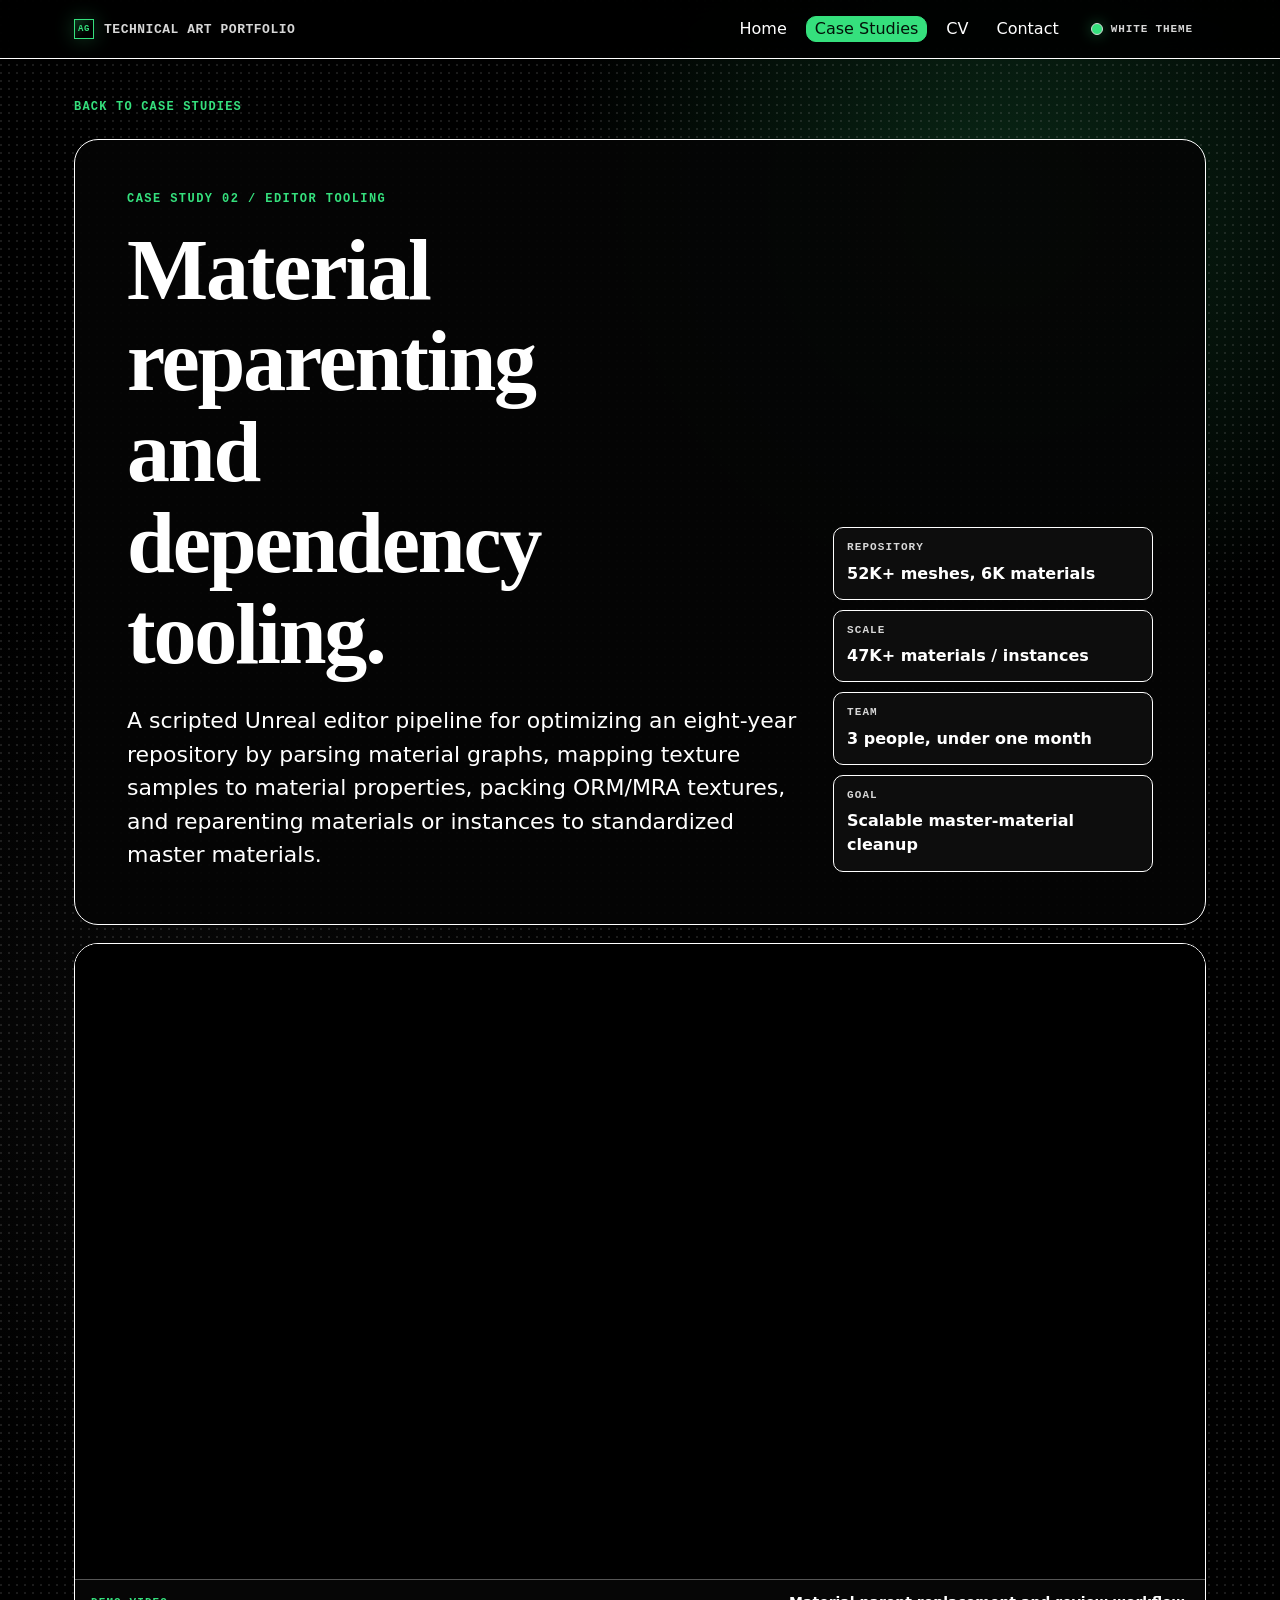
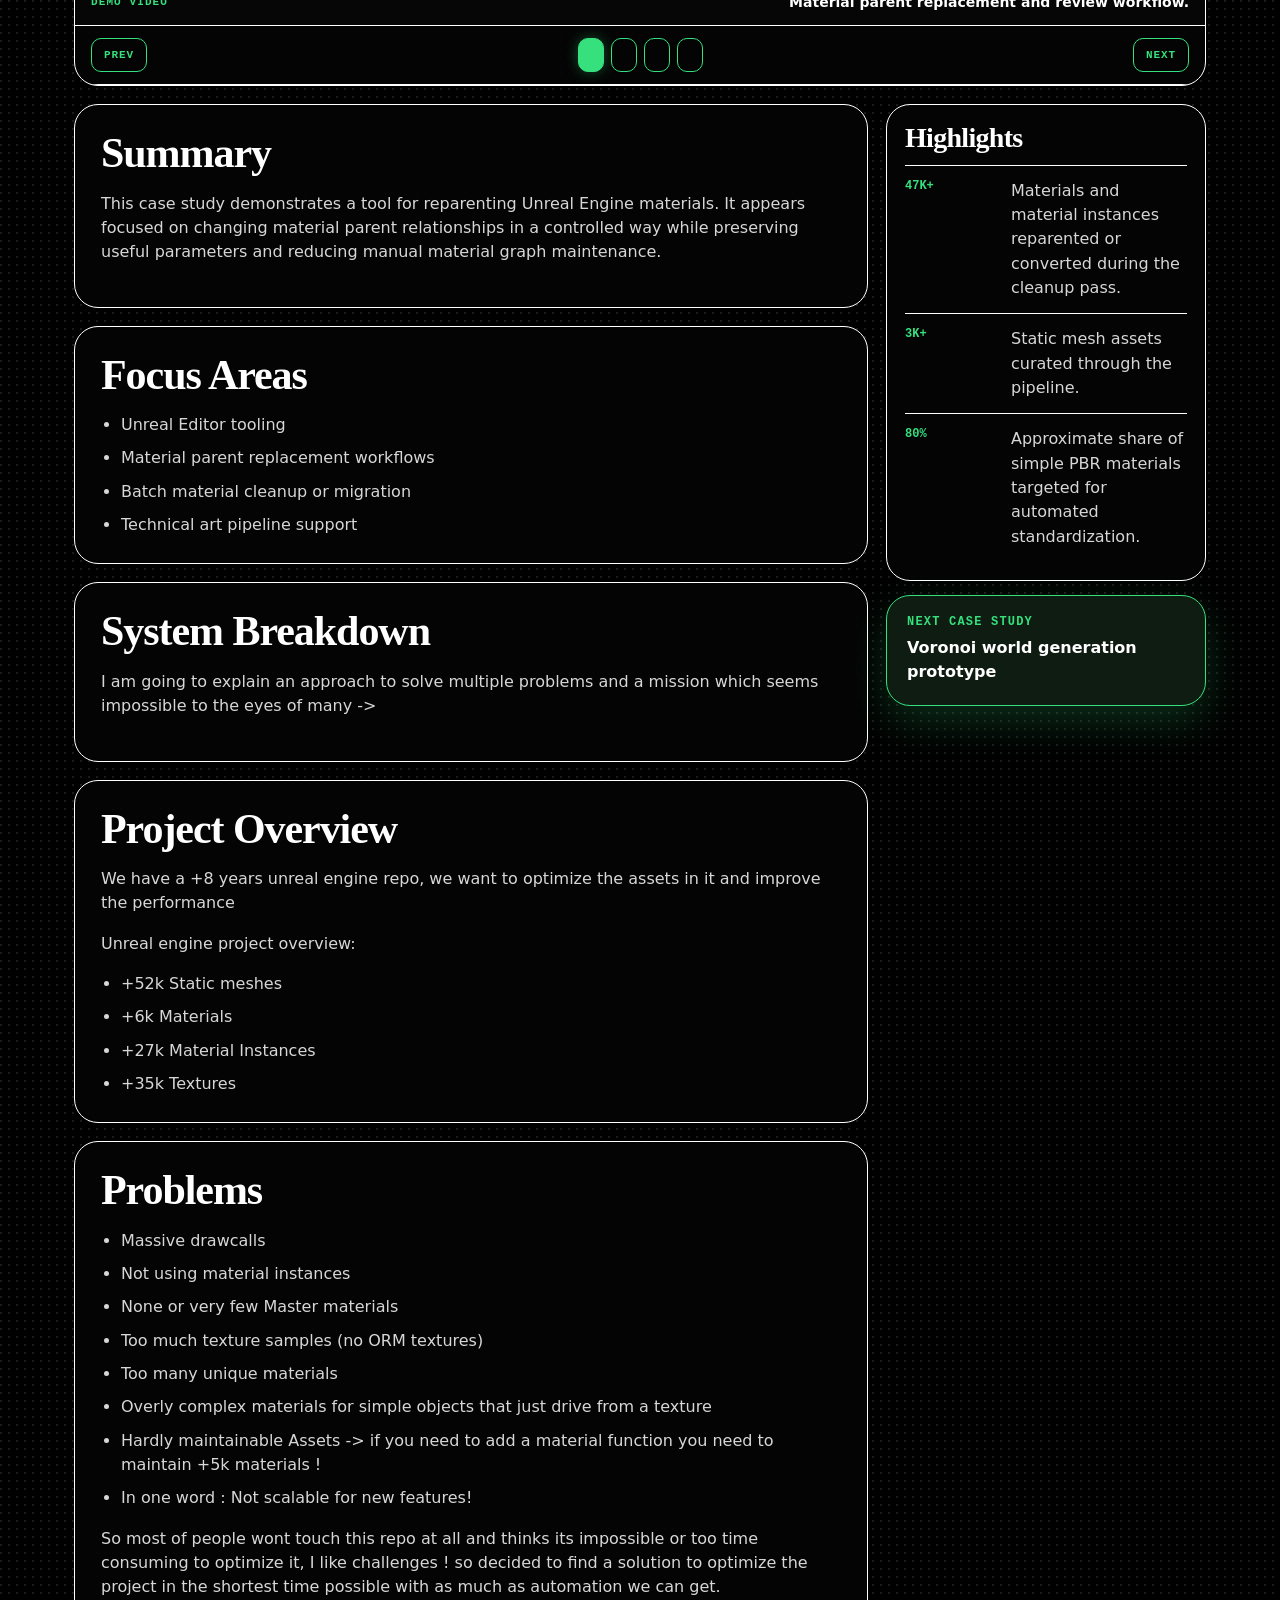
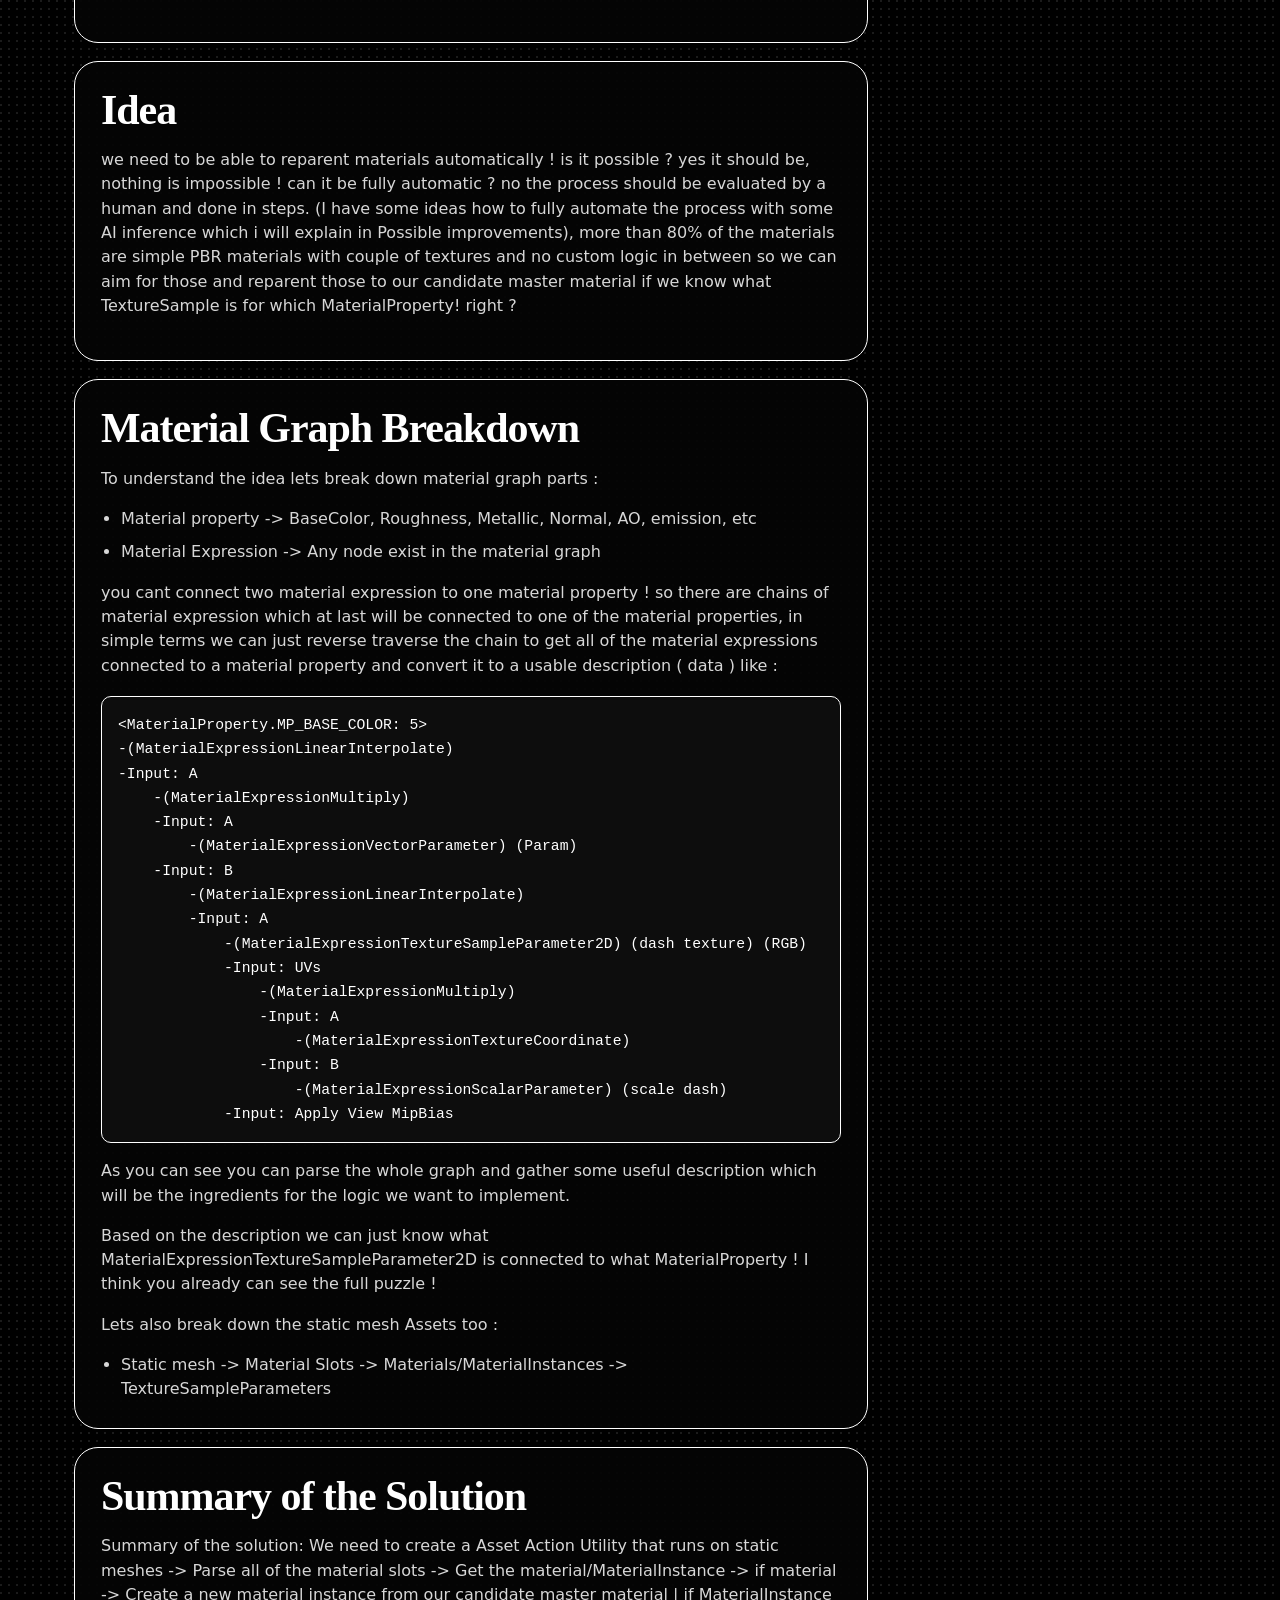
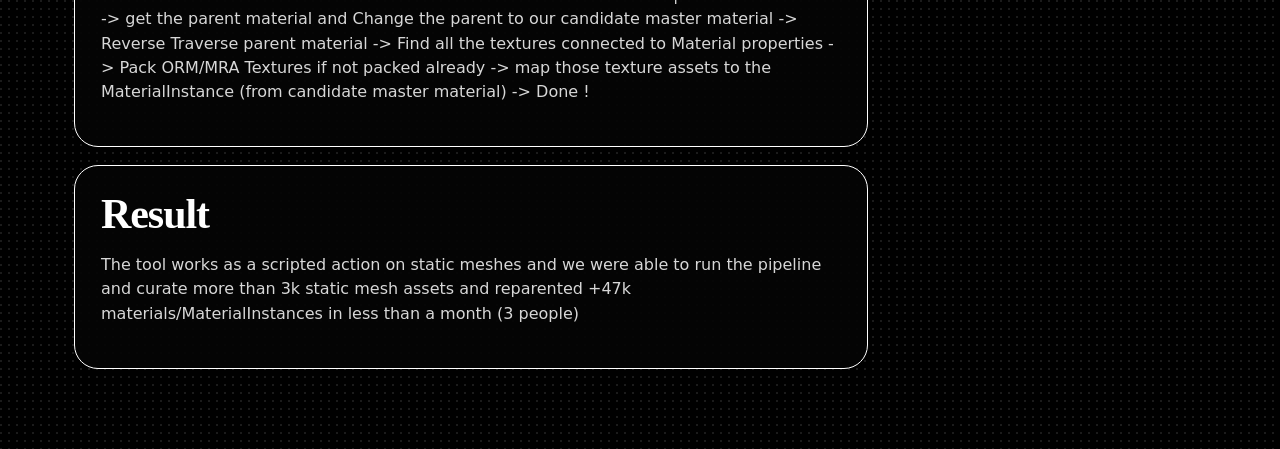
<file: projects/material-reparenting-tool.html>
﻿<!doctype html>
<html lang="en">
<head>
  <meta charset="utf-8" />
  <meta name="viewport" content="width=device-width, initial-scale=1" />
  <title>Material Reparenting Tool | Amir Hossein Gholami</title>
  <script>try{var p=new URLSearchParams(location.search);var t=p.get('theme')||localStorage.getItem('amir-portfolio-theme');if(t==='light'||t==='dark'){document.documentElement.dataset.theme=t;localStorage.setItem('amir-portfolio-theme',t);}}catch(error){}</script>
  <link rel="stylesheet" href="../css/portfolio.css" />
</head>
<body data-section="case-studies">
  <header class="site-header"><nav class="nav" aria-label="Portfolio navigation"><a class="brand" href="../index.html"><span class="brand-mark">AG</span><span>Technical Art Portfolio</span></a><div class="nav-links"><a href="../index.html">Home</a><a href="../case-studies.html" aria-current="page">Case Studies</a><a href="../cv.html">CV</a><a href="../contact.html">Contact</a><button class="theme-toggle" type="button" data-theme-toggle aria-label="Switch to white theme" aria-pressed="false">White theme</button></div></nav></header>
  <main>
    <div class="article-nav"><a class="back-link" href="../case-studies.html">Back to case studies</a></div>
    <section class="article-hero"><div><p class="kicker">Case study 02 / Editor tooling</p><h1>Material reparenting and dependency tooling.</h1><p class="article-summary">A scripted Unreal editor pipeline for optimizing an eight-year repository by parsing material graphs, mapping texture samples to material properties, packing ORM/MRA textures, and reparenting materials or instances to standardized master materials.</p></div><aside class="article-facts"><div><span>Repository</span><strong>52K+ meshes, 6K materials</strong></div><div><span>Scale</span><strong>47K+ materials / instances</strong></div><div><span>Team</span><strong>3 people, under one month</strong></div><div><span>Goal</span><strong>Scalable master-material cleanup</strong></div></aside></section>
    <section class="media-panel media-carousel" data-carousel aria-label="Material reparenting media carousel"><div class="carousel-stage"><figure class="carousel-slide is-active" data-carousel-slide><div class="video-frame"><iframe src="https://www.youtube-nocookie.com/embed/W2XqWwYCdgo" title="Material reparenting tool showcase" loading="lazy" allow="accelerometer; autoplay; clipboard-write; encrypted-media; gyroscope; picture-in-picture; web-share" allowfullscreen></iframe></div><figcaption><span>Demo video</span><strong>Material parent replacement and review workflow.</strong></figcaption></figure><figure class="carousel-slide" data-carousel-slide><img src="../assets/case-studies/MaterialReparentingTool/MaterialReparenting.png" alt="Material reparenting tool screenshot" /><figcaption><span>Capture 01</span><strong>Material reparenting blueprint event graph view.</strong></figcaption></figure><figure class="carousel-slide" data-carousel-slide><img src="../assets/case-studies/MaterialReparentingTool/MaterialReparenting(4).png" alt="Material reparenting tool graph analysis screenshot" /><figcaption><span>Capture 02</span><strong>Reverse traversal function overview.</strong></figcaption></figure><figure class="carousel-slide" data-carousel-slide><img src="../assets/case-studies/MaterialReparentingTool/MaterialReparenting(7).png" alt="Material reparenting tool result screenshot" /><figcaption><span>Capture 03</span><strong>Closer look at the Python node of reverse traversal function.</strong></figcaption></figure></div><div class="carousel-controls"><button type="button" data-carousel-prev>Prev</button><div class="carousel-dots" aria-label="Carousel slides"></div><button type="button" data-carousel-next>Next</button></div></section>
    <section class="article-layout"><div><article class="article-card"><h2>Summary</h2><p>This case study demonstrates a tool for reparenting Unreal Engine materials. It appears focused on changing material parent relationships in a controlled way while preserving useful parameters and reducing manual material graph maintenance.</p></article><article class="article-card"><h2>Focus Areas</h2><ul><li>Unreal Editor tooling</li><li>Material parent replacement workflows</li><li>Batch material cleanup or migration</li><li>Technical art pipeline support</li></ul></article><article class="article-card"><h2>System Breakdown</h2><p>I am going to explain an approach to solve multiple problems and a mission which seems impossible to the eyes of many -&gt;</p></article><article class="article-card"><h2>Project Overview</h2><p>We have a +8 years unreal engine repo, we want to optimize the assets in it and improve the performance</p><p>Unreal engine project overview:</p><ul><li>+52k Static meshes</li><li>+6k Materials</li><li>+27k Material Instances</li><li>+35k Textures</li></ul></article><article class="article-card"><h2>Problems</h2><ul><li>Massive drawcalls</li><li>Not using material instances</li><li>None or very few Master materials</li><li>Too much texture samples (no ORM textures)</li><li>Too many unique materials</li><li>Overly complex materials for simple objects that just drive from a texture</li><li>Hardly maintainable Assets -&gt; if you need to add a material function you need to maintain +5k materials !</li><li>In one word : Not scalable for new features!</li></ul><p>So most of people wont touch this repo at all and thinks its impossible or too time consuming to optimize it, I like challenges ! so decided to find a solution to optimize the project in the shortest time possible with as much as automation we can get.</p></article><article class="article-card"><h2>Idea</h2><p>we need to be able to reparent materials automatically ! is it possible ? yes it should be, nothing is impossible ! can it be fully automatic ? no the process should be evaluated by a human and done in steps. (I have some ideas how to fully automate the process with some AI inference which i will explain in Possible improvements), more than 80% of the materials are simple PBR materials with couple of textures and no custom logic in between so we can aim for those and reparent those to our candidate master material if we know what TextureSample is for which MaterialProperty! right ?</p></article><article class="article-card"><h2>Material Graph Breakdown</h2><p>To understand the idea lets break down material graph parts :</p><ul><li>Material property -&gt; BaseColor, Roughness, Metallic, Normal, AO, emission, etc</li><li>Material Expression -&gt; Any node exist in the material graph</li></ul><p>you cant connect two material expression to one material property ! so there are chains of material expression which at last will be connected to one of the material properties, in simple terms we can just reverse traverse the chain to get all of the material expressions connected to a material property and convert it to a usable description ( data ) like :</p><pre><code>&lt;MaterialProperty.MP_BASE_COLOR: 5&gt;
-(MaterialExpressionLinearInterpolate)  
-Input: A 
    -(MaterialExpressionMultiply)  
    -Input: A 
        -(MaterialExpressionVectorParameter) (Param) 
    -Input: B 
        -(MaterialExpressionLinearInterpolate)  
        -Input: A 
            -(MaterialExpressionTextureSampleParameter2D) (dash texture) (RGB)
            -Input: UVs 
                -(MaterialExpressionMultiply)  
                -Input: A 
                    -(MaterialExpressionTextureCoordinate)  
                -Input: B 
                    -(MaterialExpressionScalarParameter) (scale dash) 
            -Input: Apply View MipBias </code></pre><p>As you can see you can parse the whole graph and gather some useful description which will be the ingredients for the logic we want to implement.</p><p>Based on the description we can just know what MaterialExpressionTextureSampleParameter2D is connected to what MaterialProperty ! I think you already can see the full puzzle !</p><p>Lets also break down the static mesh Assets too :</p><ul><li>Static mesh -&gt; Material Slots -&gt; Materials/MaterialInstances -&gt; TextureSampleParameters</li></ul></article><article class="article-card"><h2>Summary of the Solution</h2><p>Summary of the solution: We need to create a Asset Action Utility that runs on static meshes -&gt; Parse all of the material slots -&gt; Get the material/MaterialInstance -&gt; if material -&gt; Create a new material instance from our candidate master material | if MaterialInstance -&gt; get the parent material and Change the parent to our candidate master material -&gt; Reverse Traverse parent material -&gt; Find all the textures connected to Material properties -&gt; Pack ORM/MRA Textures if not packed already -&gt; map those texture assets to the MaterialInstance (from candidate master material) -&gt; Done !</p></article><article class="article-card"><h2>Result</h2><p>The tool works as a scripted action on static meshes and we were able to run the pipeline and curate more than 3k static mesh assets and reparented +47k materials/MaterialInstances in less than a month (3 people)</p></article></div><aside class="side-rail"><div class="evidence-table"><h2>Highlights</h2><div class="evidence-row"><span>47K+</span><p>Materials and material instances reparented or converted during the cleanup pass.</p></div><div class="evidence-row"><span>3K+</span><p>Static mesh assets curated through the pipeline.</p></div><div class="evidence-row"><span>80%</span><p>Approximate share of simple PBR materials targeted for automated standardization.</p></div></div><a class="next-project" href="voronoi-world-generation.html"><span>Next case study</span><strong>Voronoi world generation prototype</strong></a></aside></section>
  </main>
  <div class="toast" id="toast" role="status" aria-live="polite">Email copied</div><script src="../js/portfolio.js"></script>
</body>
</html>
</file>
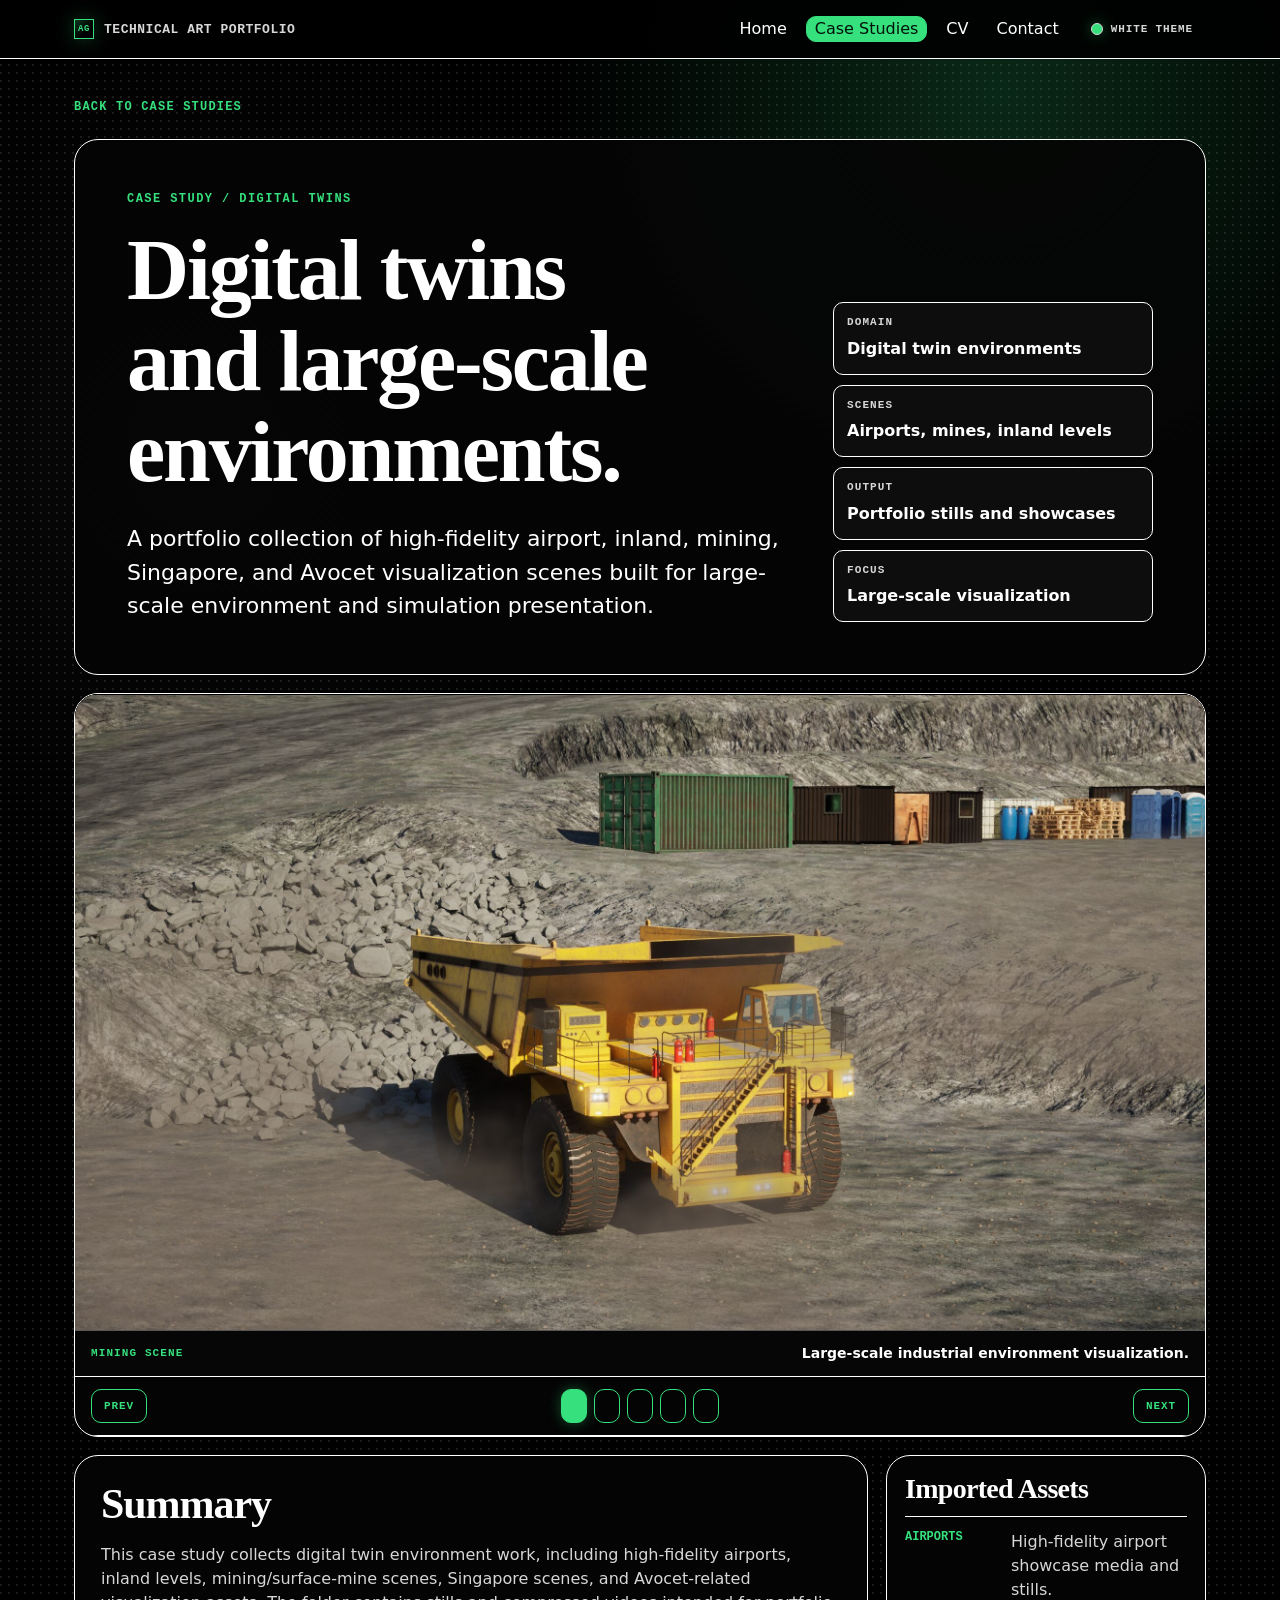
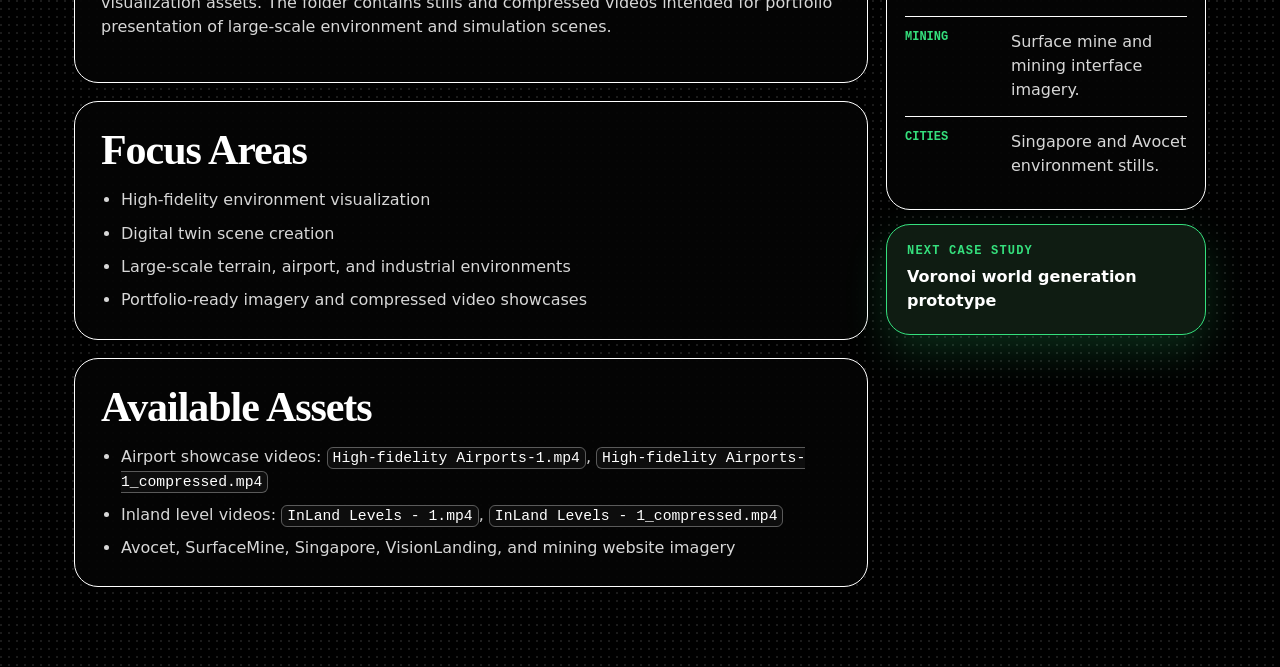
<file: projects/procedural-world-building.html>
﻿<!doctype html>
<html lang="en">
<head><meta charset="utf-8" /><meta name="viewport" content="width=device-width, initial-scale=1" /><title>Digital Twins and Large-Scale Environments | Amir Hossein Gholami</title><script>try{var p=new URLSearchParams(location.search);var t=p.get('theme')||localStorage.getItem('amir-portfolio-theme');if(t==='light'||t==='dark'){document.documentElement.dataset.theme=t;localStorage.setItem('amir-portfolio-theme',t);}}catch(error){}</script><link rel="stylesheet" href="../css/portfolio.css" /></head>
<body data-section="case-studies">
  <header class="site-header"><nav class="nav" aria-label="Portfolio navigation"><a class="brand" href="../index.html"><span class="brand-mark">AG</span><span>Technical Art Portfolio</span></a><div class="nav-links"><a href="../index.html">Home</a><a href="../case-studies.html" aria-current="page">Case Studies</a><a href="../cv.html">CV</a><a href="../contact.html">Contact</a><button class="theme-toggle" type="button" data-theme-toggle aria-label="Switch to white theme" aria-pressed="false">White theme</button></div></nav></header>
  <main>
    <div class="article-nav"><a class="back-link" href="../case-studies.html">Back to case studies</a></div>
    <section class="article-hero"><div><p class="kicker">Case study / Digital twins</p><h1>Digital twins and large-scale environments.</h1><p class="article-summary">A portfolio collection of high-fidelity airport, inland, mining, Singapore, and Avocet visualization scenes built for large-scale environment and simulation presentation.</p></div><aside class="article-facts"><div><span>Domain</span><strong>Digital twin environments</strong></div><div><span>Scenes</span><strong>Airports, mines, inland levels</strong></div><div><span>Output</span><strong>Portfolio stills and showcases</strong></div><div><span>Focus</span><strong>Large-scale visualization</strong></div></aside></section>
    <section class="media-panel media-carousel" data-carousel aria-label="Digital twins media carousel"><div class="carousel-stage"><figure class="carousel-slide is-active" data-carousel-slide><img src="../assets/case-studies/DigitalTwins/Website - Mining - Test Navigation.jpg" alt="Mining digital twin navigation interface" /><figcaption><span>Mining scene</span><strong>Large-scale industrial environment visualization.</strong></figcaption></figure><figure class="carousel-slide" data-carousel-slide><img src="../assets/case-studies/DigitalTwins/VisionLanding (12).png" alt="Airport vision landing scene" /><figcaption><span>Airport scene</span><strong>High-fidelity airport and runway presentation.</strong></figcaption></figure><figure class="carousel-slide" data-carousel-slide><img src="../assets/case-studies/DigitalTwins/Singapore - 1.jpg" alt="Singapore digital twin scene" /><figcaption><span>Singapore</span><strong>Urban digital twin environment showcase.</strong></figcaption></figure><figure class="carousel-slide" data-carousel-slide><img src="../assets/case-studies/DigitalTwins/SurfaceMine - 1 - No Logo.jpg" alt="Surface mine digital twin scene" /><figcaption><span>Surface mine</span><strong>Terrain and industrial environment visualization.</strong></figcaption></figure><figure class="carousel-slide" data-carousel-slide><img src="../assets/case-studies/DigitalTwins/Avocet - 1 - No Logo.jpg" alt="Avocet digital twin scene" /><figcaption><span>Avocet</span><strong>Environment scene prepared for portfolio presentation.</strong></figcaption></figure></div><div class="carousel-controls"><button type="button" data-carousel-prev>Prev</button><div class="carousel-dots" aria-label="Carousel slides"></div><button type="button" data-carousel-next>Next</button></div></section>
    <section class="article-layout"><div><article class="article-card"><h2>Summary</h2><p>This case study collects digital twin environment work, including high-fidelity airports, inland levels, mining/surface-mine scenes, Singapore scenes, and Avocet-related visualization assets. The folder contains stills and compressed videos intended for portfolio presentation of large-scale environment and simulation scenes.</p></article><article class="article-card"><h2>Focus Areas</h2><ul><li>High-fidelity environment visualization</li><li>Digital twin scene creation</li><li>Large-scale terrain, airport, and industrial environments</li><li>Portfolio-ready imagery and compressed video showcases</li></ul></article><article class="article-card"><h2>Available Assets</h2><ul><li>Airport showcase videos: <code>High-fidelity Airports-1.mp4</code>, <code>High-fidelity Airports-1_compressed.mp4</code></li><li>Inland level videos: <code>InLand Levels - 1.mp4</code>, <code>InLand Levels - 1_compressed.mp4</code></li><li>Avocet, SurfaceMine, Singapore, VisionLanding, and mining website imagery</li></ul></article></div><aside class="side-rail"><div class="evidence-table"><h2>Imported Assets</h2><div class="evidence-row"><span>Airports</span><p>High-fidelity airport showcase media and stills.</p></div><div class="evidence-row"><span>Mining</span><p>Surface mine and mining interface imagery.</p></div><div class="evidence-row"><span>Cities</span><p>Singapore and Avocet environment stills.</p></div></div><a class="next-project" href="voronoi-world-generation.html"><span>Next case study</span><strong>Voronoi world generation prototype</strong></a></aside></section>
  </main>
  <div class="toast" id="toast" role="status" aria-live="polite">Email copied</div><script src="../js/portfolio.js"></script>
</body></html>
</file>
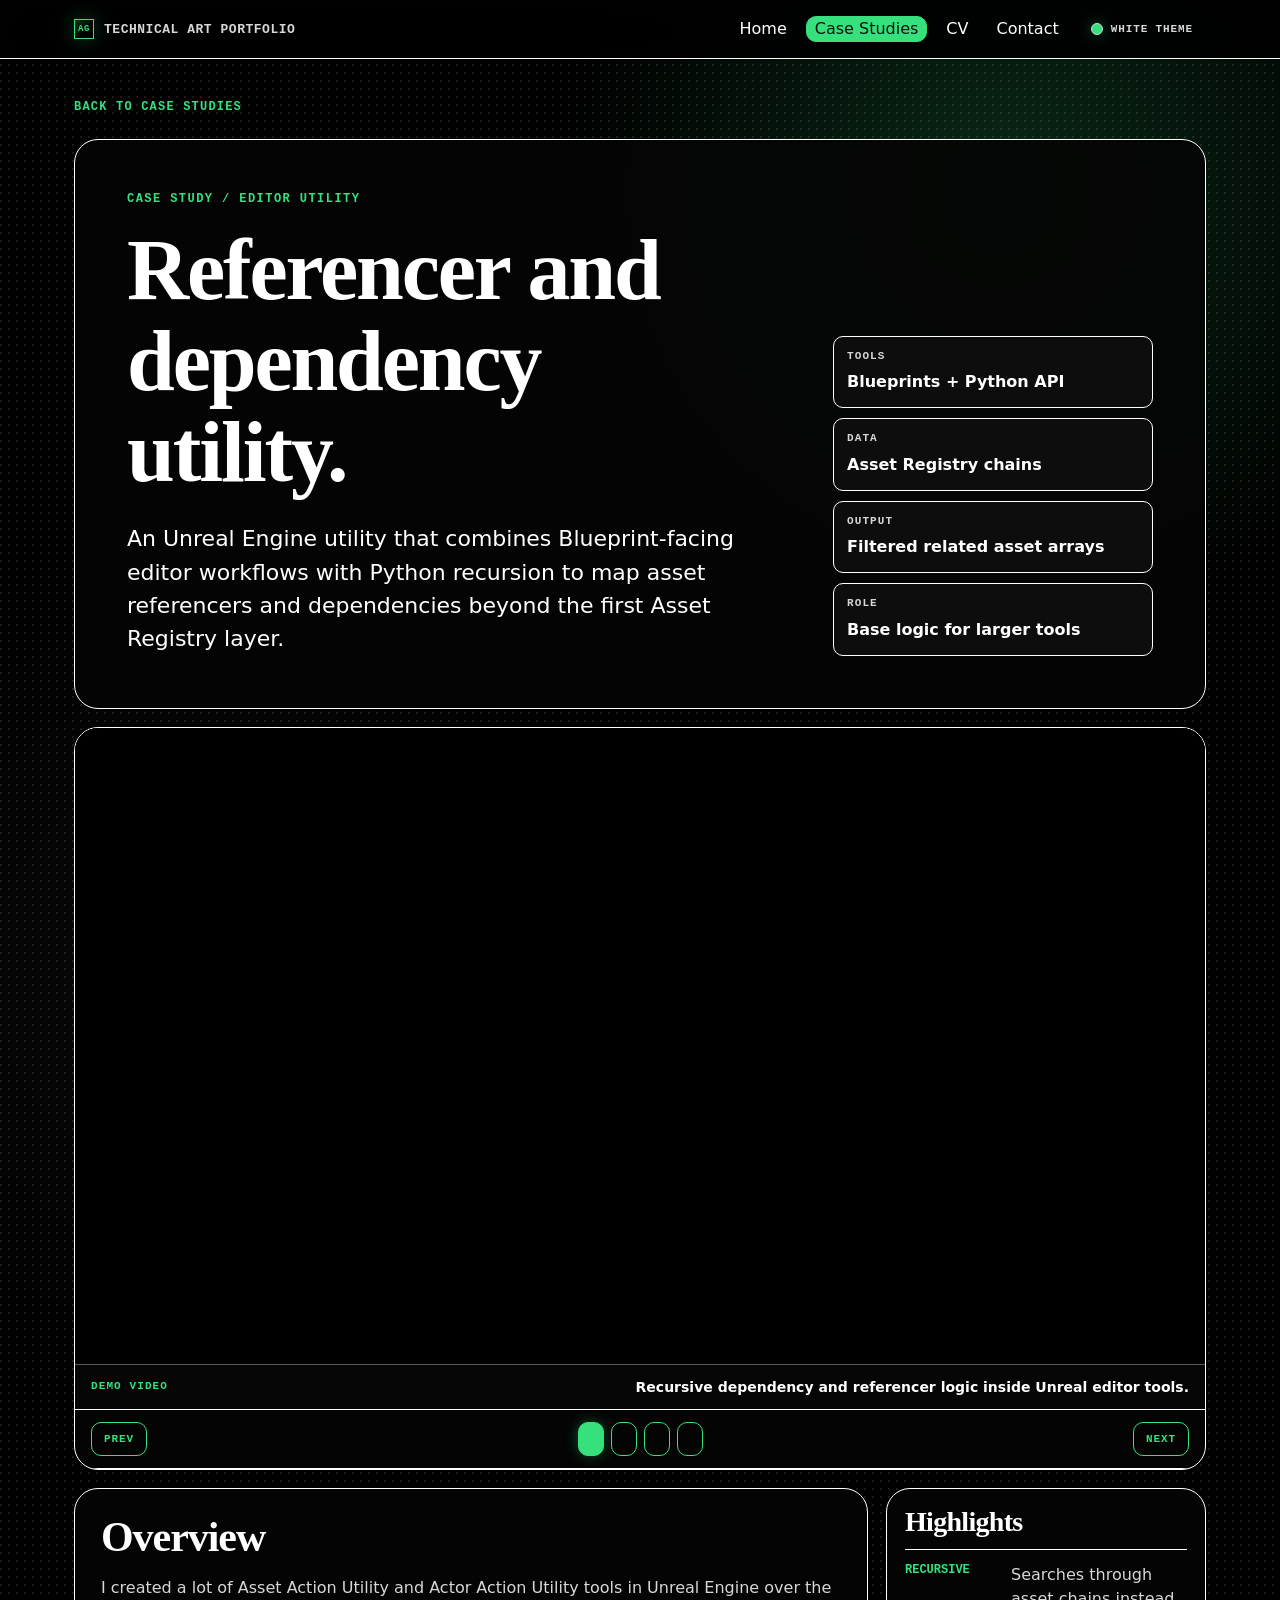
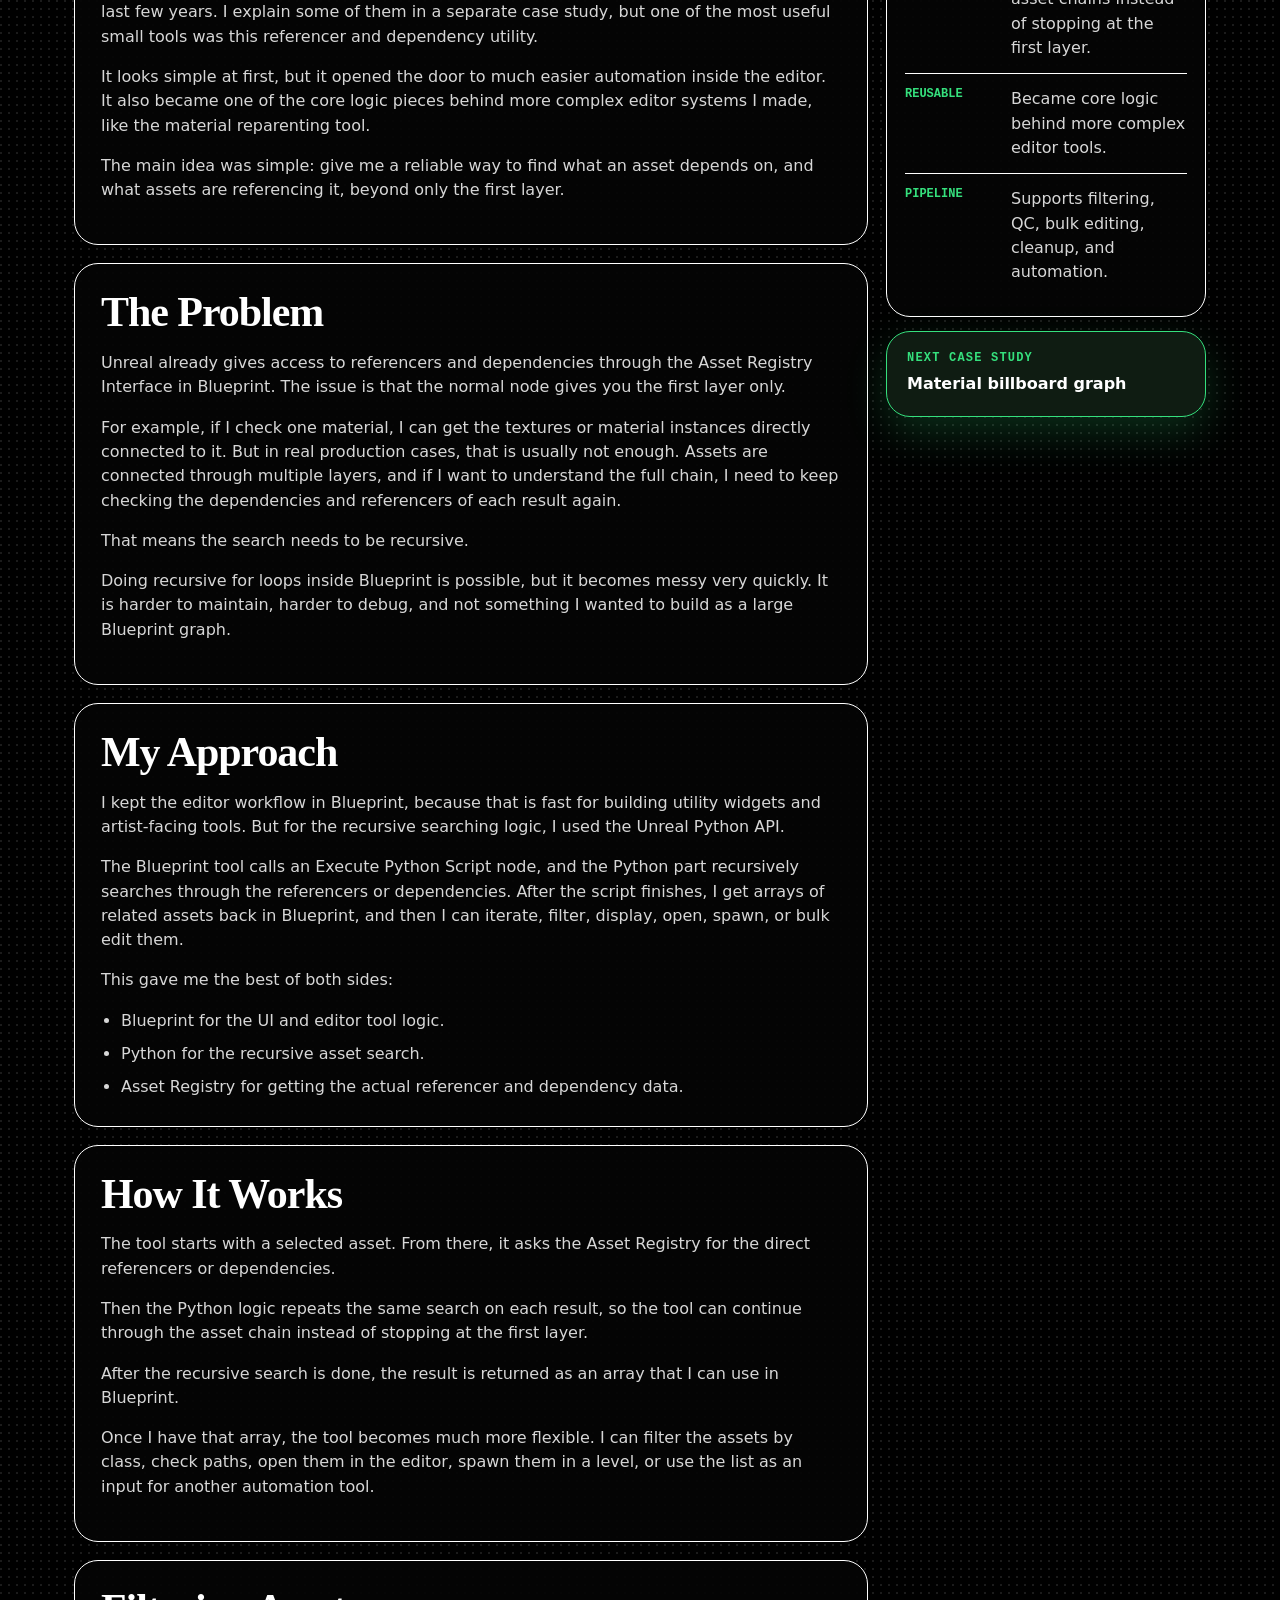
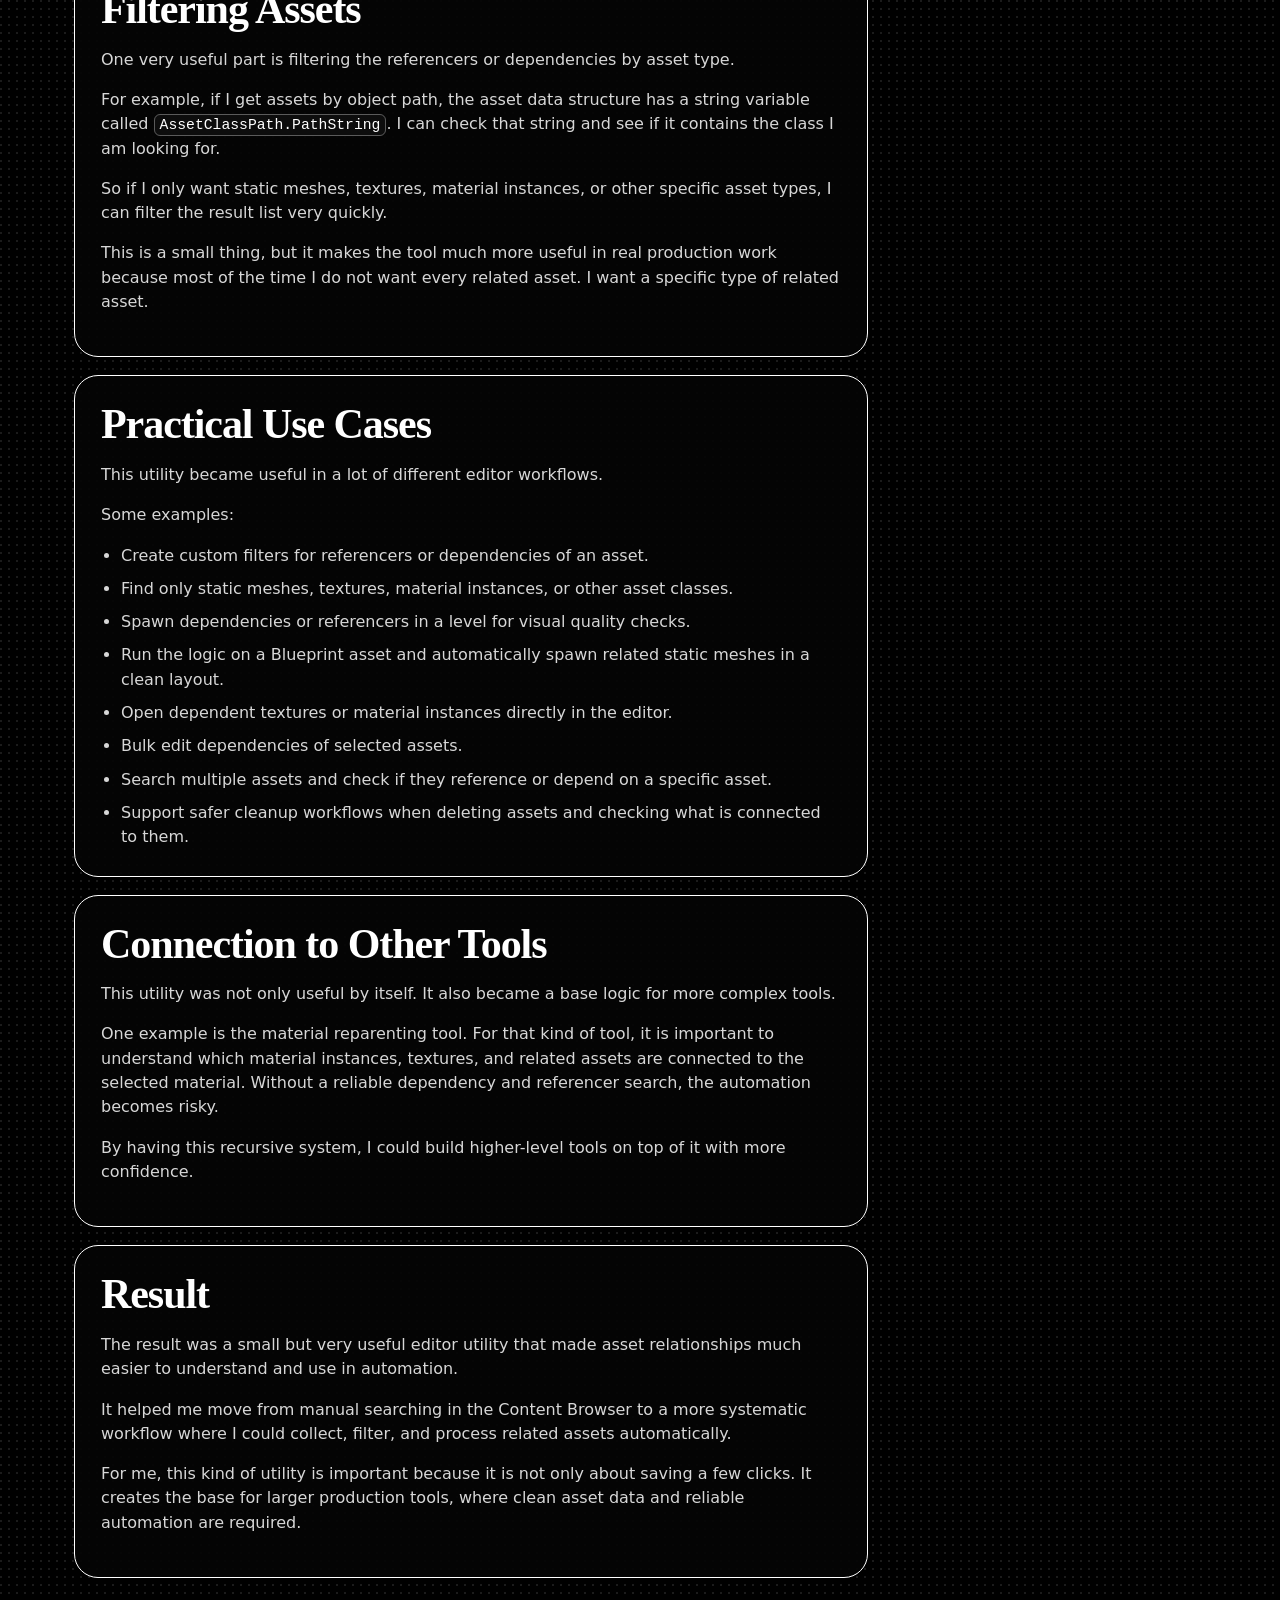
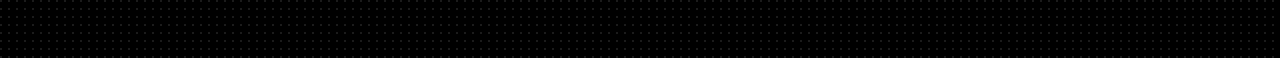
<file: projects/referencer-dependency-utility.html>
﻿<!doctype html>
<html lang="en">
<head><meta charset="utf-8" /><meta name="viewport" content="width=device-width, initial-scale=1" /><title>Referencer and Dependency Utility | Amir Hossein Gholami</title><script>try{var p=new URLSearchParams(location.search);var t=p.get('theme')||localStorage.getItem('amir-portfolio-theme');if(t==='light'||t==='dark'){document.documentElement.dataset.theme=t;localStorage.setItem('amir-portfolio-theme',t);}}catch(error){}</script><link rel="stylesheet" href="../css/portfolio.css" /></head>
<body data-section="case-studies">
  <header class="site-header"><nav class="nav" aria-label="Portfolio navigation"><a class="brand" href="../index.html"><span class="brand-mark">AG</span><span>Technical Art Portfolio</span></a><div class="nav-links"><a href="../index.html">Home</a><a href="../case-studies.html" aria-current="page">Case Studies</a><a href="../cv.html">CV</a><a href="../contact.html">Contact</a><button class="theme-toggle" type="button" data-theme-toggle aria-label="Switch to white theme" aria-pressed="false">White theme</button></div></nav></header>
  <main>
    <div class="article-nav"><a class="back-link" href="../case-studies.html">Back to case studies</a></div>
    <section class="article-hero"><div><p class="kicker">Case study / Editor utility</p><h1>Referencer and dependency utility.</h1><p class="article-summary">An Unreal Engine utility that combines Blueprint-facing editor workflows with Python recursion to map asset referencers and dependencies beyond the first Asset Registry layer.</p></div><aside class="article-facts"><div><span>Tools</span><strong>Blueprints + Python API</strong></div><div><span>Data</span><strong>Asset Registry chains</strong></div><div><span>Output</span><strong>Filtered related asset arrays</strong></div><div><span>Role</span><strong>Base logic for larger tools</strong></div></aside></section>
    <section class="media-panel media-carousel" id="demo-video" data-carousel aria-label="Referencer dependency media carousel"><div class="carousel-stage"><figure class="carousel-slide is-active" data-carousel-slide><div class="video-frame"><iframe src="https://www.youtube-nocookie.com/embed/gWtIi_7PQDc" title="Referencer and dependency utility video" loading="lazy" allow="accelerometer; autoplay; clipboard-write; encrypted-media; gyroscope; picture-in-picture; web-share" allowfullscreen></iframe></div><figcaption><span>Demo video</span><strong>Recursive dependency and referencer logic inside Unreal editor tools.</strong></figcaption></figure><figure class="carousel-slide" data-carousel-slide><img src="../assets/case-studies/RefAndDefUtilityWidget/RefAndDef.png" alt="Referencer dependency utility preview" /><figcaption><span>Capture 01</span><strong>Utility widget for reading and filtering related assets.</strong></figcaption></figure><figure class="carousel-slide" data-carousel-slide><img src="../assets/case-studies/RefAndDefUtilityWidget/RefAndDef(3).png" alt="Referencer dependency filtered asset preview" /><figcaption><span>Capture 02</span><strong>Create Blueprint from static mesh asset blueprint graph.</strong></figcaption></figure><figure class="carousel-slide" data-carousel-slide><img src="../assets/case-studies/RefAndDefUtilityWidget/RefAndDef(6).png" alt="Referencer dependency utility result preview" /><figcaption><span>Capture 03</span><strong>You can filter the referencers and dependencies class like this.</strong></figcaption></figure></div><div class="carousel-controls"><button type="button" data-carousel-prev>Prev</button><div class="carousel-dots" aria-label="Carousel slides"></div><button type="button" data-carousel-next>Next</button></div></section>
    <section class="article-layout"><div><article class="article-card"><h2>Overview</h2><p>I created a lot of Asset Action Utility and Actor Action Utility tools in Unreal Engine over the last few years. I explain some of them in a separate case study, but one of the most useful small tools was this referencer and dependency utility.</p><p>It looks simple at first, but it opened the door to much easier automation inside the editor. It also became one of the core logic pieces behind more complex editor systems I made, like the material reparenting tool.</p><p>The main idea was simple: give me a reliable way to find what an asset depends on, and what assets are referencing it, beyond only the first layer.</p></article><article class="article-card"><h2>The Problem</h2><p>Unreal already gives access to referencers and dependencies through the Asset Registry Interface in Blueprint. The issue is that the normal node gives you the first layer only.</p><p>For example, if I check one material, I can get the textures or material instances directly connected to it. But in real production cases, that is usually not enough. Assets are connected through multiple layers, and if I want to understand the full chain, I need to keep checking the dependencies and referencers of each result again.</p><p>That means the search needs to be recursive.</p><p>Doing recursive for loops inside Blueprint is possible, but it becomes messy very quickly. It is harder to maintain, harder to debug, and not something I wanted to build as a large Blueprint graph.</p></article><article class="article-card"><h2>My Approach</h2><p>I kept the editor workflow in Blueprint, because that is fast for building utility widgets and artist-facing tools. But for the recursive searching logic, I used the Unreal Python API.</p><p>The Blueprint tool calls an Execute Python Script node, and the Python part recursively searches through the referencers or dependencies. After the script finishes, I get arrays of related assets back in Blueprint, and then I can iterate, filter, display, open, spawn, or bulk edit them.</p><p>This gave me the best of both sides:</p><ul><li>Blueprint for the UI and editor tool logic.</li><li>Python for the recursive asset search.</li><li>Asset Registry for getting the actual referencer and dependency data.</li></ul></article><article class="article-card"><h2>How It Works</h2><p>The tool starts with a selected asset. From there, it asks the Asset Registry for the direct referencers or dependencies.</p><p>Then the Python logic repeats the same search on each result, so the tool can continue through the asset chain instead of stopping at the first layer.</p><p>After the recursive search is done, the result is returned as an array that I can use in Blueprint.</p><p>Once I have that array, the tool becomes much more flexible. I can filter the assets by class, check paths, open them in the editor, spawn them in a level, or use the list as an input for another automation tool.</p></article><article class="article-card"><h2>Filtering Assets</h2><p>One very useful part is filtering the referencers or dependencies by asset type.</p><p>For example, if I get assets by object path, the asset data structure has a string variable called <code>AssetClassPath.PathString</code>. I can check that string and see if it contains the class I am looking for.</p><p>So if I only want static meshes, textures, material instances, or other specific asset types, I can filter the result list very quickly.</p><p>This is a small thing, but it makes the tool much more useful in real production work because most of the time I do not want every related asset. I want a specific type of related asset.</p></article><article class="article-card"><h2>Practical Use Cases</h2><p>This utility became useful in a lot of different editor workflows.</p><p>Some examples:</p><ul><li>Create custom filters for referencers or dependencies of an asset.</li><li>Find only static meshes, textures, material instances, or other asset classes.</li><li>Spawn dependencies or referencers in a level for visual quality checks.</li><li>Run the logic on a Blueprint asset and automatically spawn related static meshes in a clean layout.</li><li>Open dependent textures or material instances directly in the editor.</li><li>Bulk edit dependencies of selected assets.</li><li>Search multiple assets and check if they reference or depend on a specific asset.</li><li>Support safer cleanup workflows when deleting assets and checking what is connected to them.</li></ul></article><article class="article-card"><h2>Connection to Other Tools</h2><p>This utility was not only useful by itself. It also became a base logic for more complex tools.</p><p>One example is the material reparenting tool. For that kind of tool, it is important to understand which material instances, textures, and related assets are connected to the selected material. Without a reliable dependency and referencer search, the automation becomes risky.</p><p>By having this recursive system, I could build higher-level tools on top of it with more confidence.</p></article><article class="article-card"><h2>Result</h2><p>The result was a small but very useful editor utility that made asset relationships much easier to understand and use in automation.</p><p>It helped me move from manual searching in the Content Browser to a more systematic workflow where I could collect, filter, and process related assets automatically.</p><p>For me, this kind of utility is important because it is not only about saving a few clicks. It creates the base for larger production tools, where clean asset data and reliable automation are required.</p></article></div><aside class="side-rail"><div class="evidence-table"><h2>Highlights</h2><div class="evidence-row"><span>Recursive</span><p>Searches through asset chains instead of stopping at the first layer.</p></div><div class="evidence-row"><span>Reusable</span><p>Became core logic behind more complex editor tools.</p></div><div class="evidence-row"><span>Pipeline</span><p>Supports filtering, QC, bulk editing, cleanup, and automation.</p></div></div><a class="next-project" href="material-billboard-graph.html"><span>Next case study</span><strong>Material billboard graph</strong></a></aside></section>
  </main>
  <div class="toast" id="toast" role="status" aria-live="polite">Email copied</div><script src="../js/portfolio.js"></script>
</body></html>
</file>
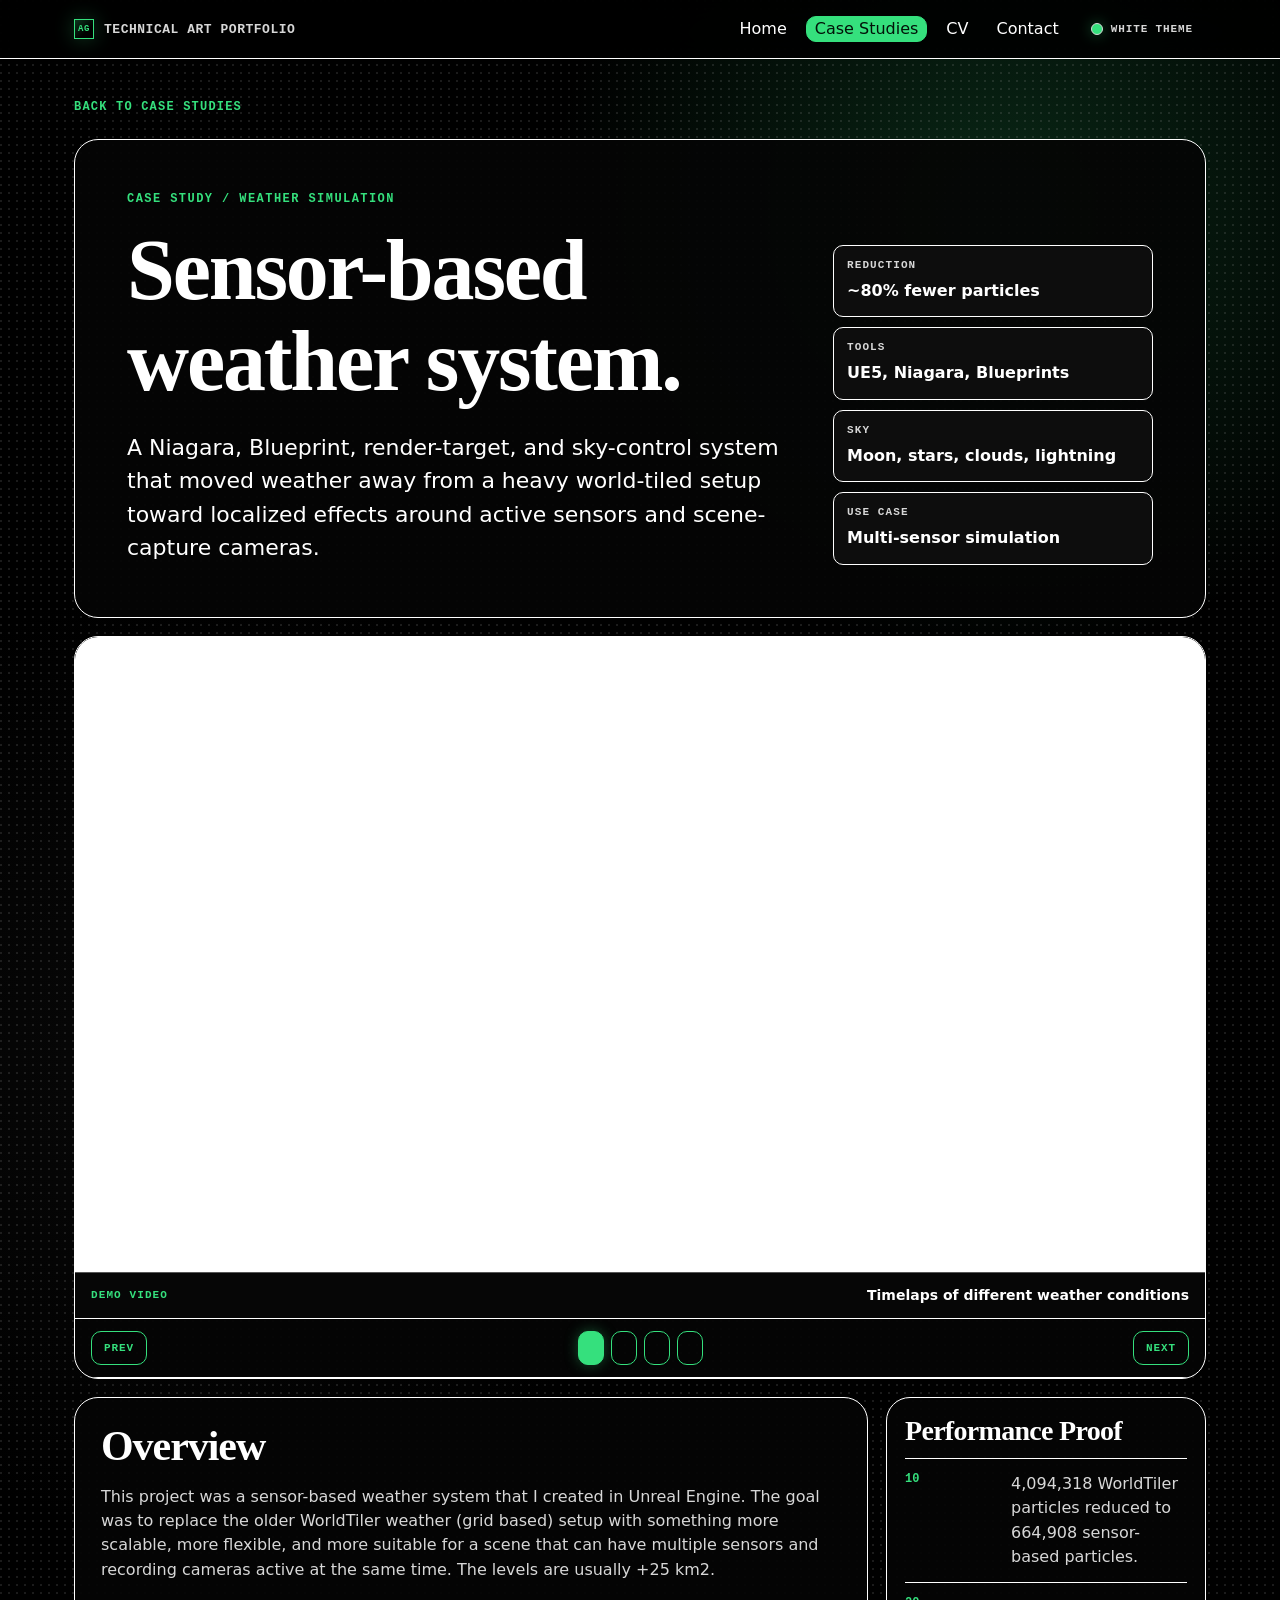
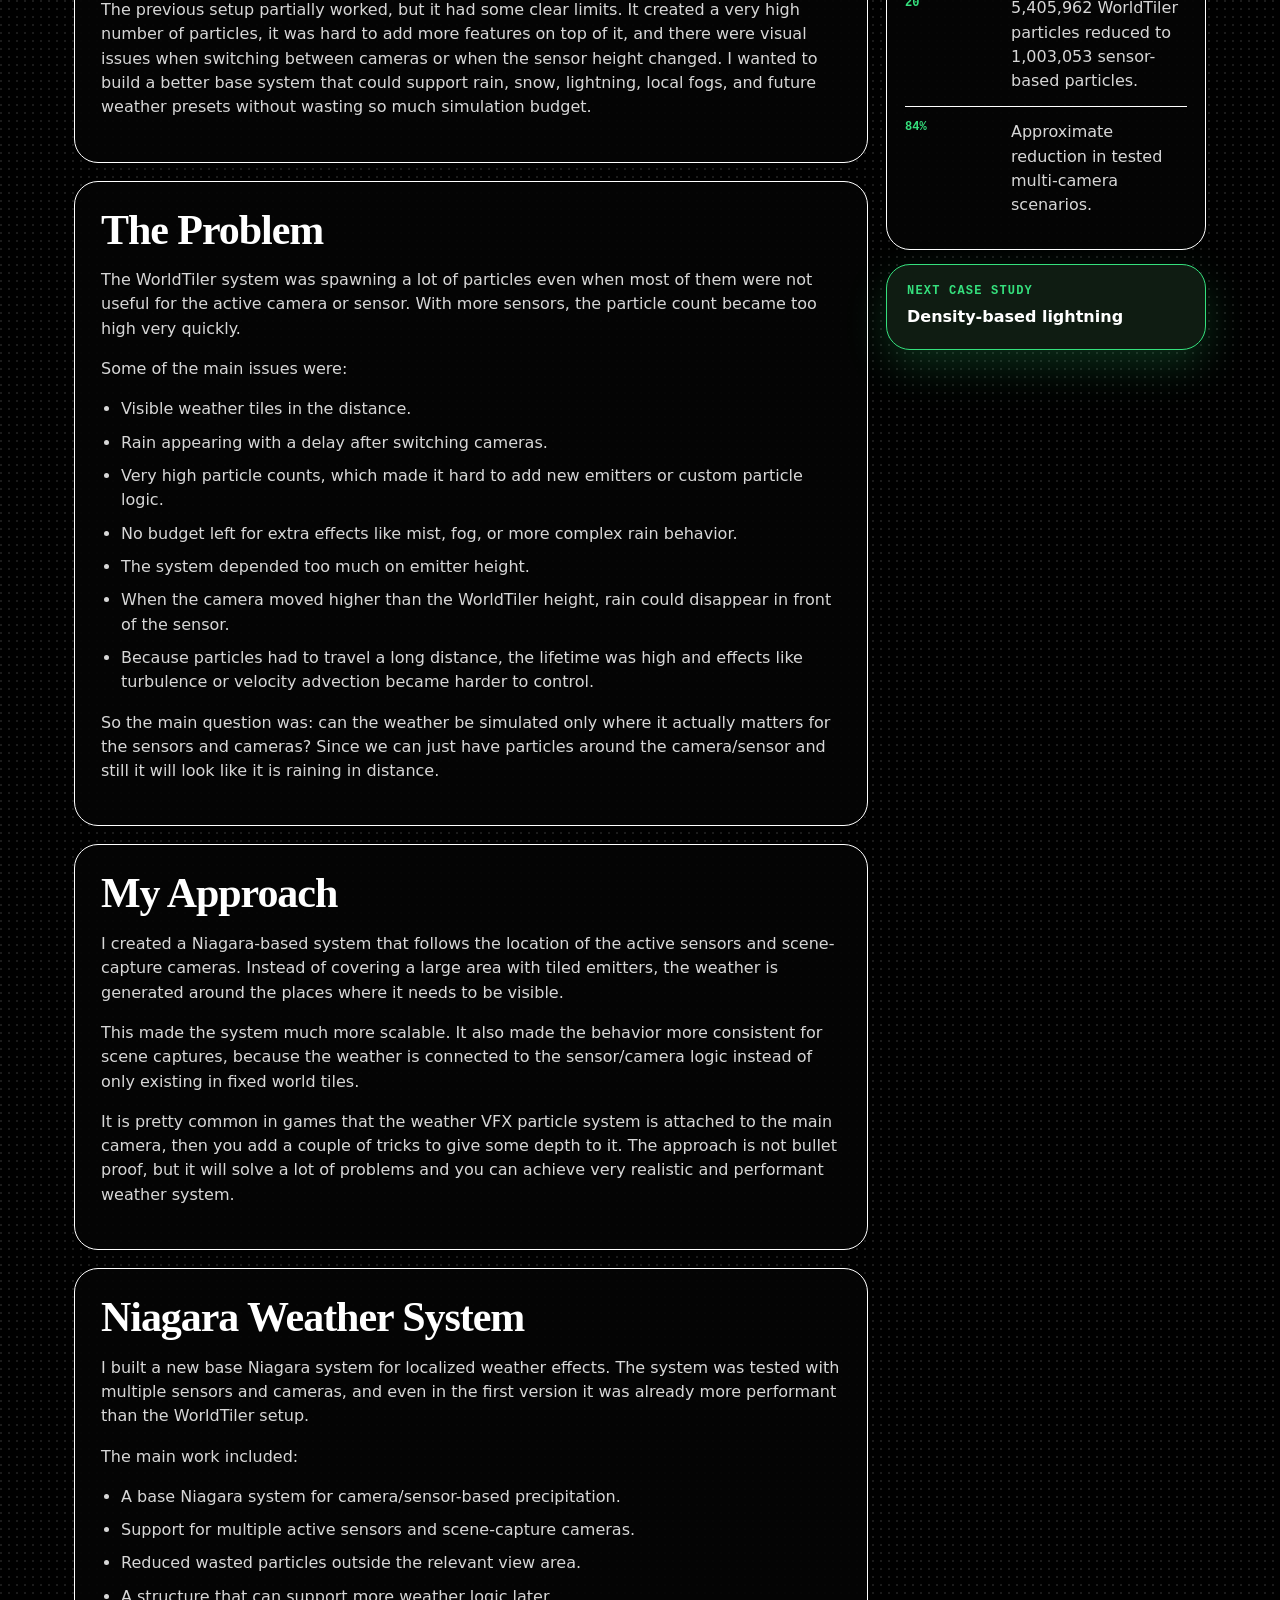
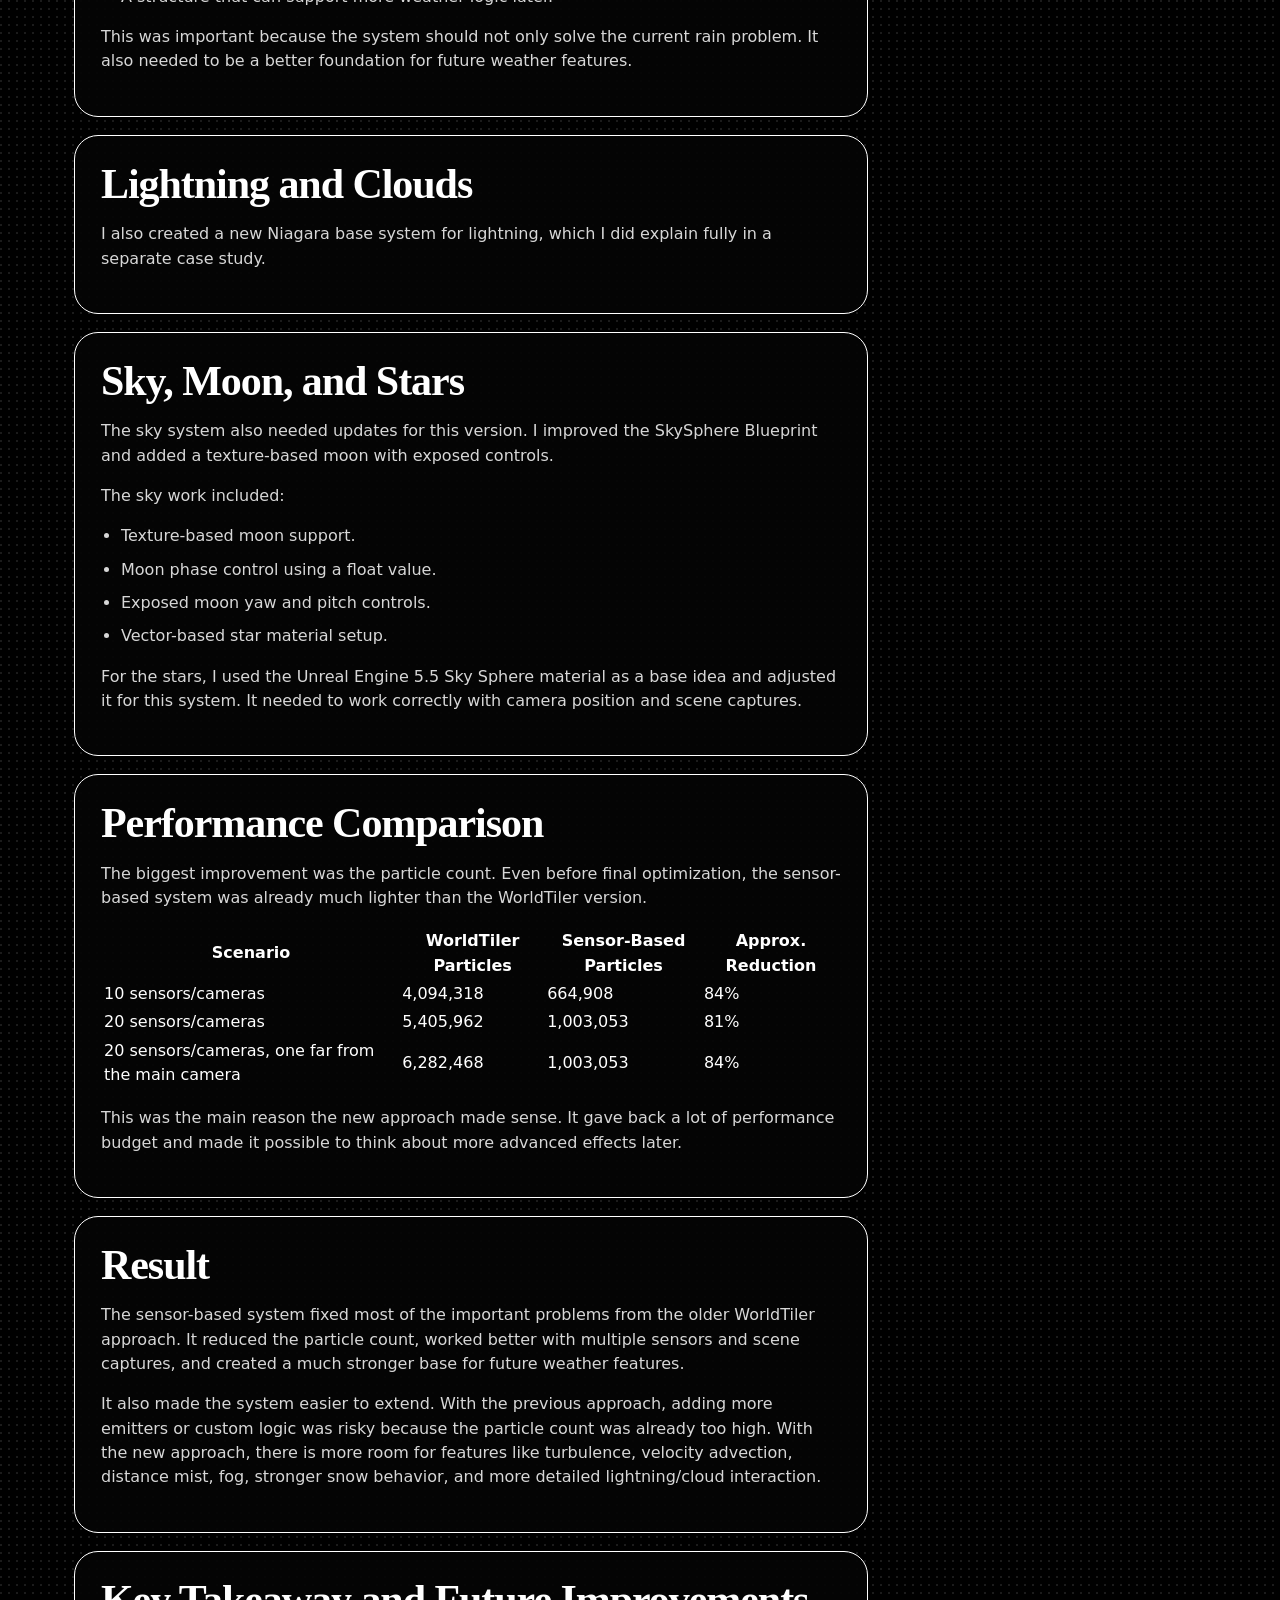
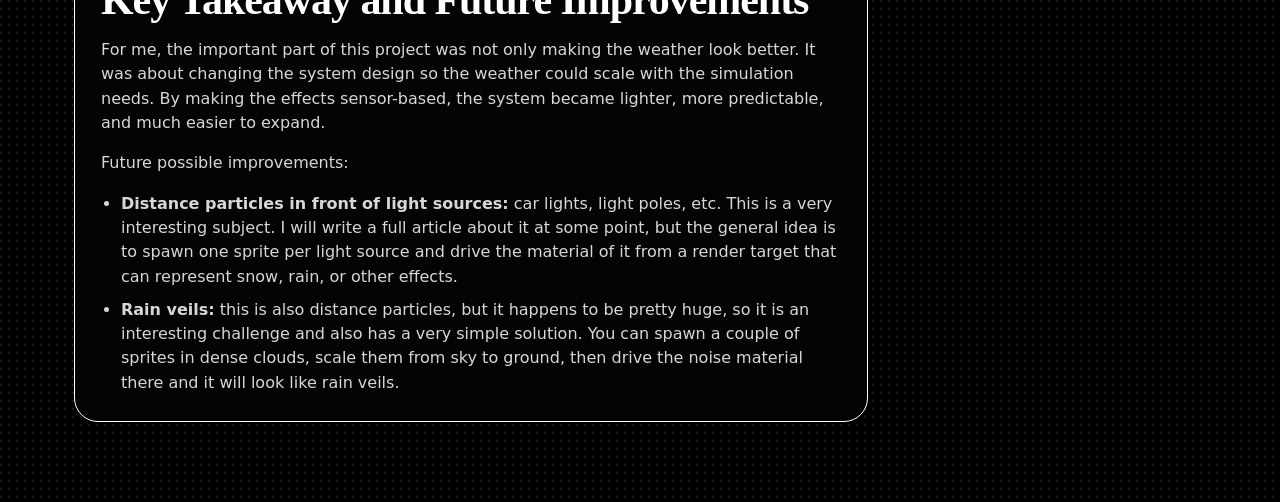
<file: projects/sensor-based-weather-system.html>
<!doctype html>
<html lang="en">
<head><meta charset="utf-8" /><meta name="viewport" content="width=device-width, initial-scale=1" /><title>Sensor-Based Weather System | Amir Hossein Gholami</title><script>try{var p=new URLSearchParams(location.search);var t=p.get('theme')||localStorage.getItem('amir-portfolio-theme');if(t==='light'||t==='dark'){document.documentElement.dataset.theme=t;localStorage.setItem('amir-portfolio-theme',t);}}catch(error){}</script><link rel="stylesheet" href="../css/portfolio.css" /></head>
<body data-section="case-studies">
  <header class="site-header"><nav class="nav" aria-label="Portfolio navigation"><a class="brand" href="../index.html"><span class="brand-mark">AG</span><span>Technical Art Portfolio</span></a><div class="nav-links"><a href="../index.html">Home</a><a href="../case-studies.html" aria-current="page">Case Studies</a><a href="../cv.html">CV</a><a href="../contact.html">Contact</a><button class="theme-toggle" type="button" data-theme-toggle aria-label="Switch to white theme" aria-pressed="false">White theme</button></div></nav></header>
  <main>
    <div class="article-nav"><a class="back-link" href="../case-studies.html">Back to case studies</a></div>
    <section class="article-hero"><div><p class="kicker">Case study / Weather simulation</p><h1>Sensor-based weather system.</h1><p class="article-summary">A Niagara, Blueprint, render-target, and sky-control system that moved weather away from a heavy world-tiled setup toward localized effects around active sensors and scene-capture cameras.</p></div><aside class="article-facts"><div><span>Reduction</span><strong>~80% fewer particles</strong></div><div><span>Tools</span><strong>UE5, Niagara, Blueprints</strong></div><div><span>Sky</span><strong>Moon, stars, clouds, lightning</strong></div><div><span>Use case</span><strong>Multi-sensor simulation</strong></div></aside></section>
    <section class="media-panel media-carousel" data-carousel aria-label="Weather system media carousel"><div class="carousel-stage"><figure class="carousel-slide is-active" data-carousel-slide><div class="video-frame"><iframe src="https://www.youtube-nocookie.com/embed/0iLJKOs5Bqo" title="Timelaps of different weather conditions" loading="lazy" allow="accelerometer; autoplay; clipboard-write; encrypted-media; gyroscope; picture-in-picture; web-share" allowfullscreen></iframe></div><figcaption><span>Demo video</span><strong>Timelaps of different weather conditions</strong></figcaption></figure><figure class="carousel-slide" data-carousel-slide><img src="../assets/case-studies/WeatherSystem/ForestValley.png" alt="Weather system forest valley preview" /><figcaption><span>Capture 01</span><strong>Weather sample in a foggy forest.</strong></figcaption></figure><figure class="carousel-slide" data-carousel-slide><img src="../assets/case-studies/WeatherSystem/ForestValley(3).png" alt="Weather system rain and sky preview" /><figcaption><span>Capture 02</span><strong>Heavy snow in a foggy forest.</strong></figcaption></figure><figure class="carousel-slide" data-carousel-slide><img src="../assets/case-studies/WeatherSystem/Lapwing(1).png" alt="Weather system moon and sky preview" /><figcaption><span>Capture 03</span><strong>Rain and local volumetric fogs in a field.</strong></figcaption></figure></div><div class="carousel-controls"><button type="button" data-carousel-prev>Prev</button><div class="carousel-dots" aria-label="Carousel slides"></div><button type="button" data-carousel-next>Next</button></div></section>
    <section class="article-layout"><div><article class="article-card"><h2>Overview</h2><p>This project was a sensor-based weather system that I created in Unreal Engine. The goal was to replace the older WorldTiler weather (grid based) setup with something more scalable, more flexible, and more suitable for a scene that can have multiple sensors and recording cameras active at the same time. The levels are usually +25 km2.</p><p>The previous setup partially worked, but it had some clear limits. It created a very high number of particles, it was hard to add more features on top of it, and there were visual issues when switching between cameras or when the sensor height changed. I wanted to build a better base system that could support rain, snow, lightning, local fogs, and future weather presets without wasting so much simulation budget.</p></article><article class="article-card"><h2>The Problem</h2><p>The WorldTiler system was spawning a lot of particles even when most of them were not useful for the active camera or sensor. With more sensors, the particle count became too high very quickly.</p><p>Some of the main issues were:</p><ul><li>Visible weather tiles in the distance.</li><li>Rain appearing with a delay after switching cameras.</li><li>Very high particle counts, which made it hard to add new emitters or custom particle logic.</li><li>No budget left for extra effects like mist, fog, or more complex rain behavior.</li><li>The system depended too much on emitter height.</li><li>When the camera moved higher than the WorldTiler height, rain could disappear in front of the sensor.</li><li>Because particles had to travel a long distance, the lifetime was high and effects like turbulence or velocity advection became harder to control.</li></ul><p>So the main question was: can the weather be simulated only where it actually matters for the sensors and cameras? Since we can just have particles around the camera/sensor and still it will look like it is raining in distance.</p></article><article class="article-card"><h2>My Approach</h2><p>I created a Niagara-based system that follows the location of the active sensors and scene-capture cameras. Instead of covering a large area with tiled emitters, the weather is generated around the places where it needs to be visible.</p><p>This made the system much more scalable. It also made the behavior more consistent for scene captures, because the weather is connected to the sensor/camera logic instead of only existing in fixed world tiles.</p><p>It is pretty common in games that the weather VFX particle system is attached to the main camera, then you add a couple of tricks to give some depth to it. The approach is not bullet proof, but it will solve a lot of problems and you can achieve very realistic and performant weather system.</p></article><article class="article-card"><h2>Niagara Weather System</h2><p>I built a new base Niagara system for localized weather effects. The system was tested with multiple sensors and cameras, and even in the first version it was already more performant than the WorldTiler setup.</p><p>The main work included:</p><ul><li>A base Niagara system for camera/sensor-based precipitation.</li><li>Support for multiple active sensors and scene-capture cameras.</li><li>Reduced wasted particles outside the relevant view area.</li><li>A structure that can support more weather logic later.</li></ul><p>This was important because the system should not only solve the current rain problem. It also needed to be a better foundation for future weather features.</p></article><article class="article-card"><h2>Lightning and Clouds</h2><p>I also created a new Niagara base system for lightning, which I did explain fully in a separate case study.</p></article><article class="article-card"><h2>Sky, Moon, and Stars</h2><p>The sky system also needed updates for this version. I improved the SkySphere Blueprint and added a texture-based moon with exposed controls.</p><p>The sky work included:</p><ul><li>Texture-based moon support.</li><li>Moon phase control using a float value.</li><li>Exposed moon yaw and pitch controls.</li><li>Vector-based star material setup.</li></ul><p>For the stars, I used the Unreal Engine 5.5 Sky Sphere material as a base idea and adjusted it for this system. It needed to work correctly with camera position and scene captures.</p></article><article class="article-card"><h2>Performance Comparison</h2><p>The biggest improvement was the particle count. Even before final optimization, the sensor-based system was already much lighter than the WorldTiler version.</p><table><thead><tr><th>Scenario</th><th>WorldTiler Particles</th><th>Sensor-Based Particles</th><th>Approx. Reduction</th></tr></thead><tbody><tr><td>10 sensors/cameras</td><td>4,094,318</td><td>664,908</td><td>84%</td></tr><tr><td>20 sensors/cameras</td><td>5,405,962</td><td>1,003,053</td><td>81%</td></tr><tr><td>20 sensors/cameras, one far from the main camera</td><td>6,282,468</td><td>1,003,053</td><td>84%</td></tr></tbody></table><p>This was the main reason the new approach made sense. It gave back a lot of performance budget and made it possible to think about more advanced effects later.</p></article><article class="article-card"><h2>Result</h2><p>The sensor-based system fixed most of the important problems from the older WorldTiler approach. It reduced the particle count, worked better with multiple sensors and scene captures, and created a much stronger base for future weather features.</p><p>It also made the system easier to extend. With the previous approach, adding more emitters or custom logic was risky because the particle count was already too high. With the new approach, there is more room for features like turbulence, velocity advection, distance mist, fog, stronger snow behavior, and more detailed lightning/cloud interaction.</p></article><article class="article-card"><h2>Key Takeaway and Future Improvements</h2><p>For me, the important part of this project was not only making the weather look better. It was about changing the system design so the weather could scale with the simulation needs. By making the effects sensor-based, the system became lighter, more predictable, and much easier to expand.</p><p>Future possible improvements:</p><ul><li><strong>Distance particles in front of light sources:</strong> car lights, light poles, etc. This is a very interesting subject. I will write a full article about it at some point, but the general idea is to spawn one sprite per light source and drive the material of it from a render target that can represent snow, rain, or other effects.</li><li><strong>Rain veils:</strong> this is also distance particles, but it happens to be pretty huge, so it is an interesting challenge and also has a very simple solution. You can spawn a couple of sprites in dense clouds, scale them from sky to ground, then drive the noise material there and it will look like rain veils.</li></ul></article></div><aside class="side-rail"><div class="evidence-table"><h2>Performance Proof</h2><div class="evidence-row"><span>10</span><p>4,094,318 WorldTiler particles reduced to 664,908 sensor-based particles.</p></div><div class="evidence-row"><span>20</span><p>5,405,962 WorldTiler particles reduced to 1,003,053 sensor-based particles.</p></div><div class="evidence-row"><span>84%</span><p>Approximate reduction in tested multi-camera scenarios.</p></div></div><a class="next-project" href="density-based-lightning-system.html"><span>Next case study</span><strong>Density-based lightning</strong></a></aside></section>
  </main>
  <div class="toast" id="toast" role="status" aria-live="polite">Email copied</div><script src="../js/portfolio.js"></script>
</body></html>
</file>
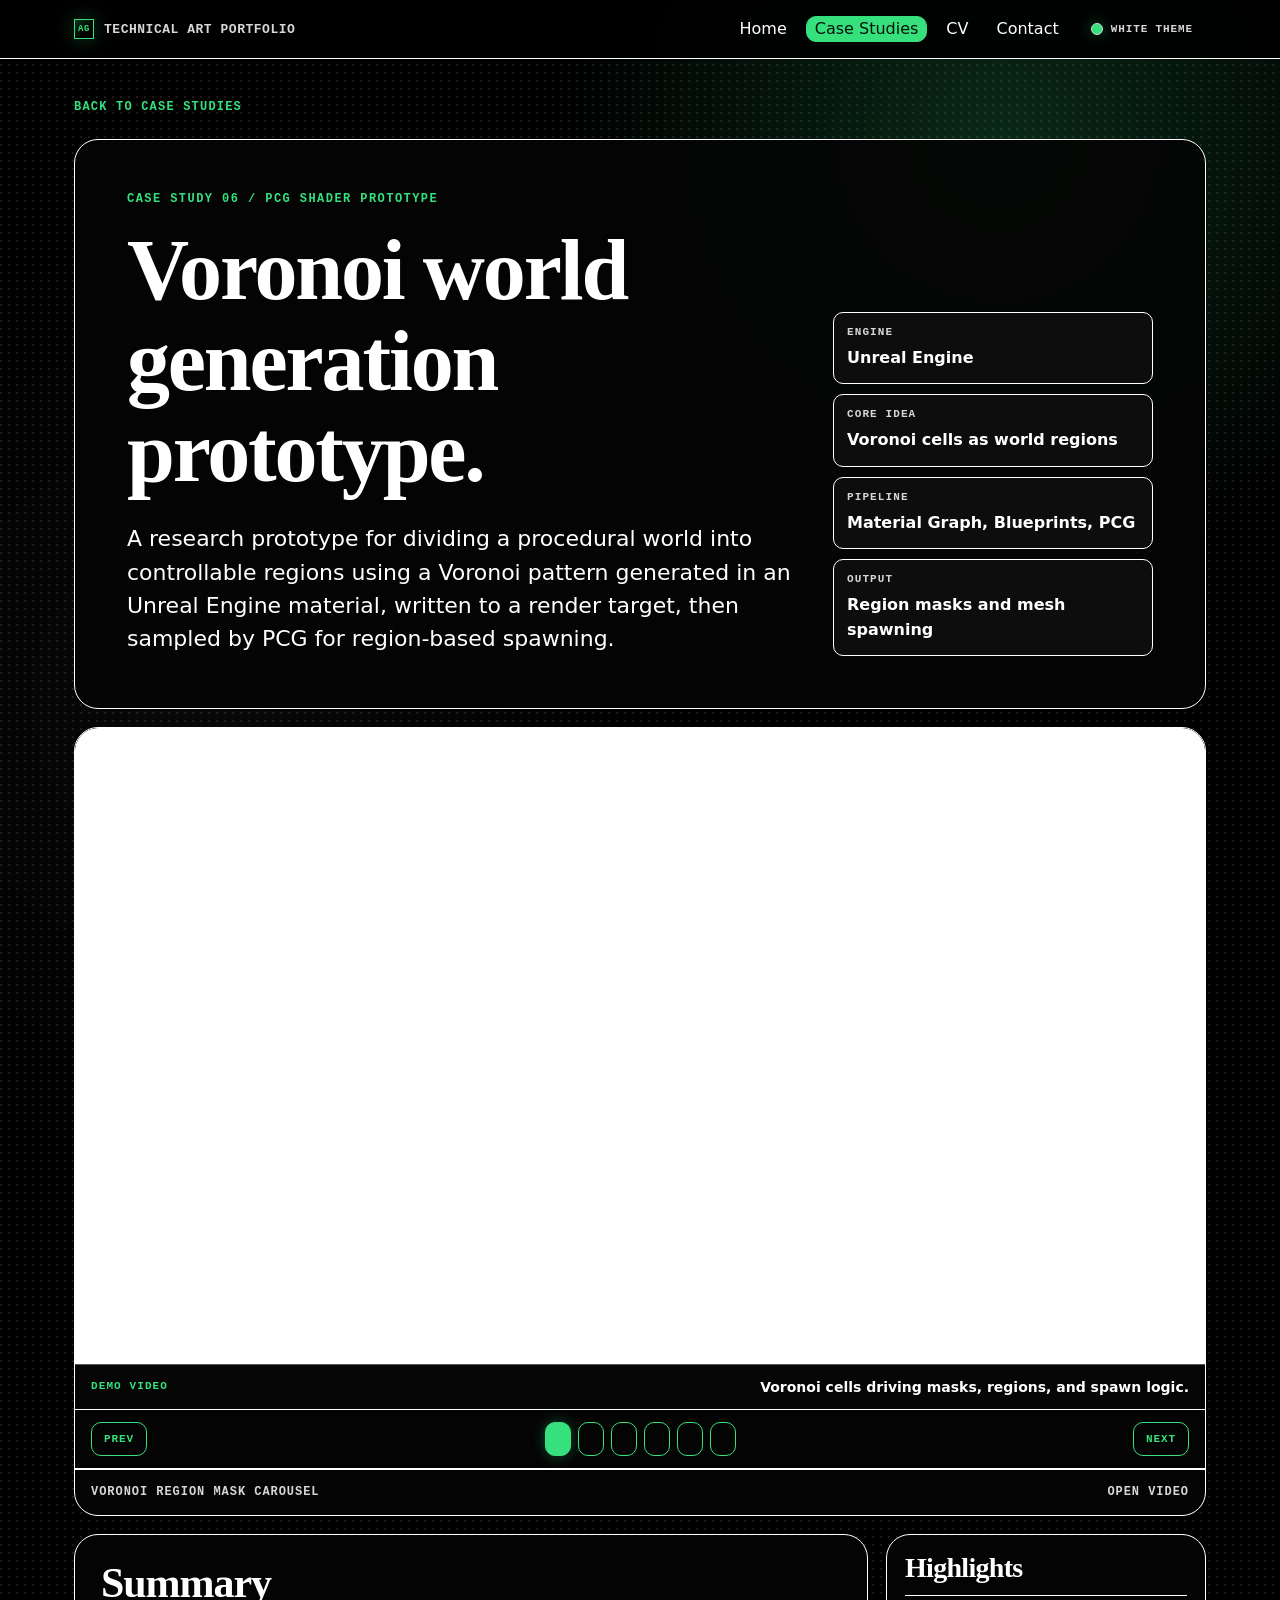
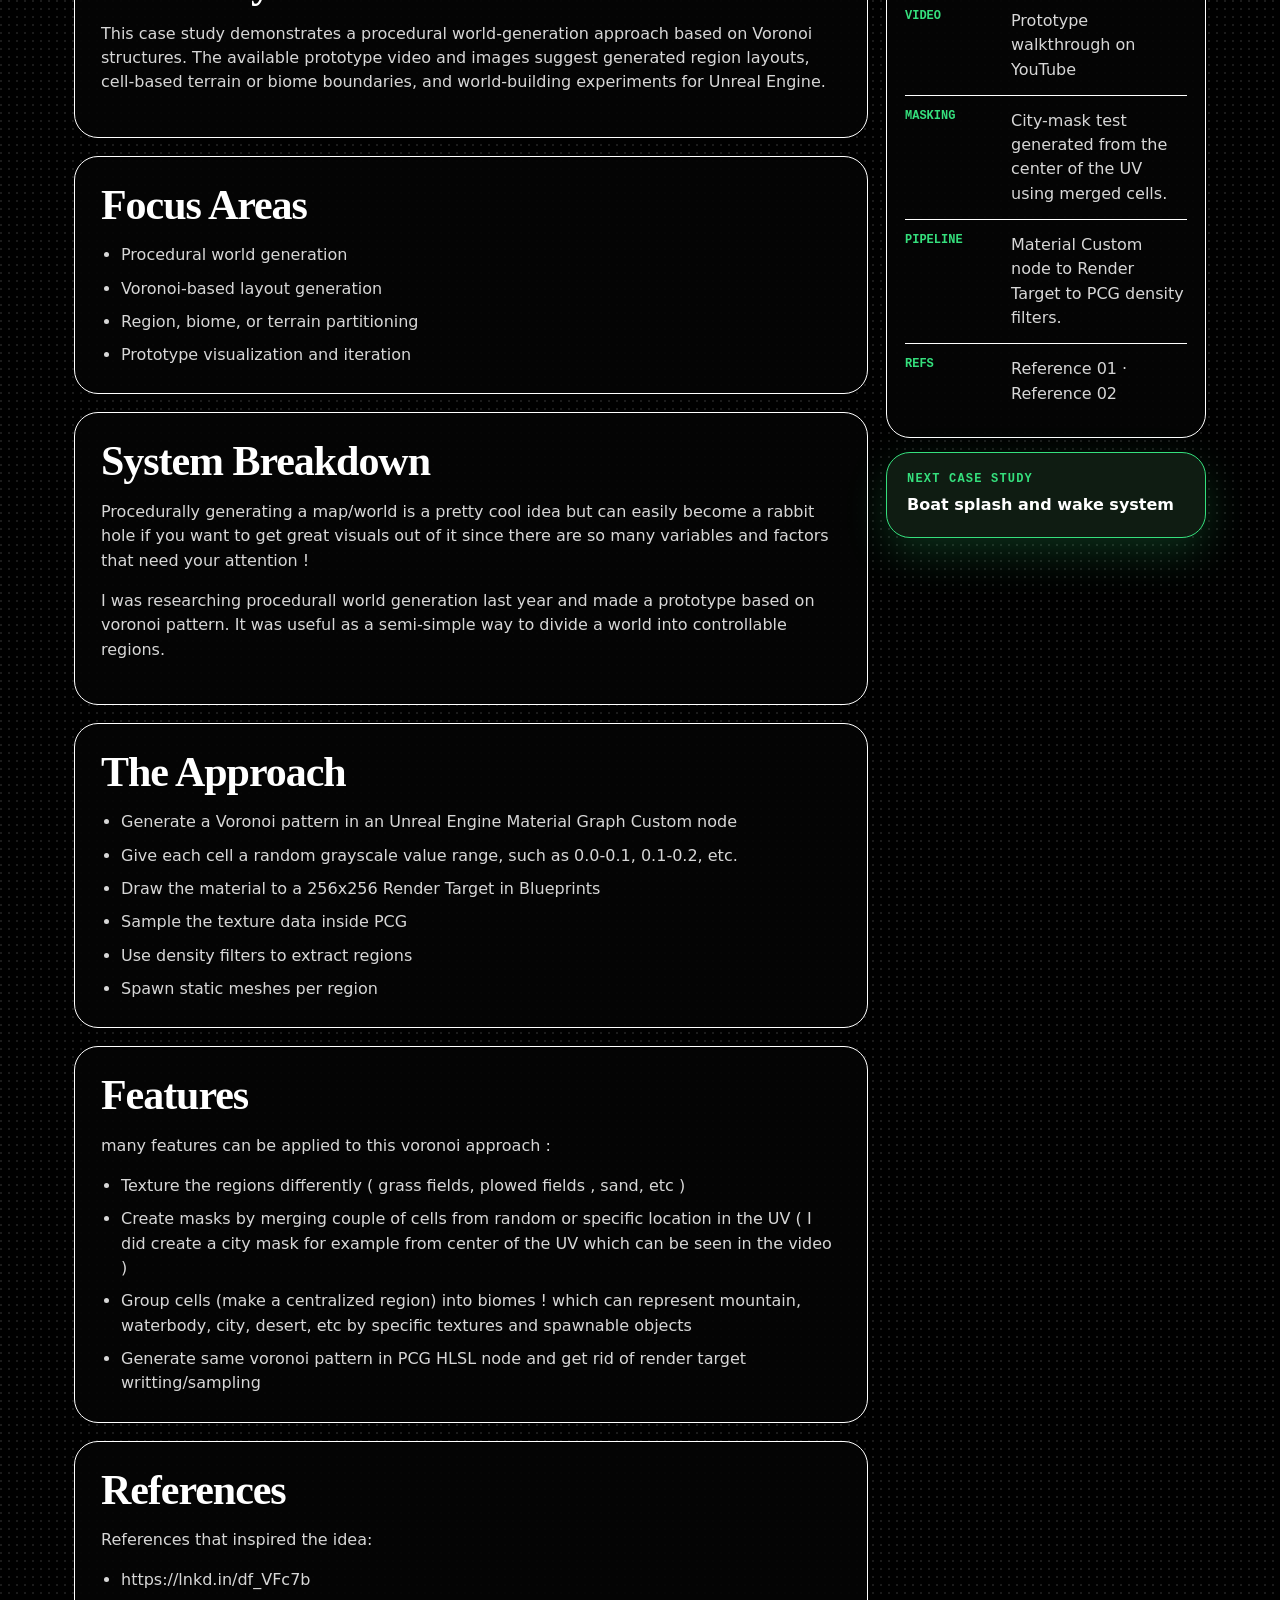
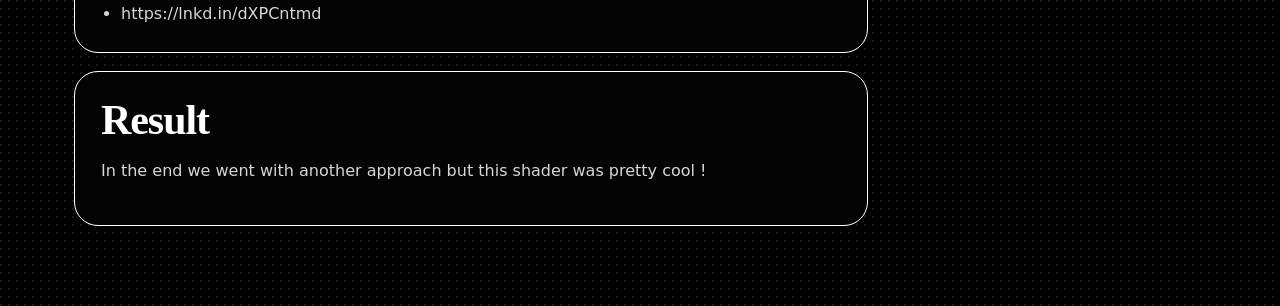
<file: projects/voronoi-world-generation.html>
﻿<!doctype html>
<html lang="en">
<head><meta charset="utf-8" /><meta name="viewport" content="width=device-width, initial-scale=1" /><title>Voronoi World Generation | Amir Hossein Gholami</title><script>try{var p=new URLSearchParams(location.search);var t=p.get('theme')||localStorage.getItem('amir-portfolio-theme');if(t==='light'||t==='dark'){document.documentElement.dataset.theme=t;localStorage.setItem('amir-portfolio-theme',t);}}catch(error){}</script><link rel="stylesheet" href="../css/portfolio.css" /></head>
<body data-section="case-studies">
  <header class="site-header"><nav class="nav" aria-label="Portfolio navigation"><a class="brand" href="../index.html"><span class="brand-mark">AG</span><span>Technical Art Portfolio</span></a><div class="nav-links"><a href="../index.html">Home</a><a href="../case-studies.html" aria-current="page">Case Studies</a><a href="../cv.html">CV</a><a href="../contact.html">Contact</a><button class="theme-toggle" type="button" data-theme-toggle aria-label="Switch to white theme" aria-pressed="false">White theme</button></div></nav></header>
  <main>
    <div class="article-nav"><a class="back-link" href="../case-studies.html">Back to case studies</a></div>
    <section class="article-hero"><div><p class="kicker">Case study 06 / PCG shader prototype</p><h1>Voronoi world generation prototype.</h1><p class="article-summary">A research prototype for dividing a procedural world into controllable regions using a Voronoi pattern generated in an Unreal Engine material, written to a render target, then sampled by PCG for region-based spawning.</p></div><aside class="article-facts"><div><span>Engine</span><strong>Unreal Engine</strong></div><div><span>Core idea</span><strong>Voronoi cells as world regions</strong></div><div><span>Pipeline</span><strong>Material Graph, Blueprints, PCG</strong></div><div><span>Output</span><strong>Region masks and mesh spawning</strong></div></aside></section>
    <section class="media-panel media-carousel" data-carousel aria-label="Voronoi video and image carousel"><div class="carousel-stage"><figure class="carousel-slide is-active" data-carousel-slide><div class="video-frame"><iframe src="https://www.youtube-nocookie.com/embed/VjtMWJuMocs" title="Voronoi world generation prototype video" loading="lazy" allow="accelerometer; autoplay; clipboard-write; encrypted-media; gyroscope; picture-in-picture; web-share" allowfullscreen></iframe></div><figcaption><span>Demo video</span><strong>Voronoi cells driving masks, regions, and spawn logic.</strong></figcaption></figure><figure class="carousel-slide" data-carousel-slide><img src="../assets/case-studies/VoronoiWorldGenerator/VoronoiWorldGenerator(1).png" alt="Voronoi world generator material and region preview 1" /><figcaption><span>Capture 01</span><strong>material graph view</strong></figcaption></figure><figure class="carousel-slide" data-carousel-slide><img src="../assets/case-studies/VoronoiWorldGenerator/VoronoiWorldGenerator(2).png" alt="Voronoi world generator material and region preview 2" /><figcaption><span>Capture 02</span><strong>Region values prepared for PCG density filtering.</strong></figcaption></figure><figure class="carousel-slide" data-carousel-slide><img src="../assets/case-studies/VoronoiWorldGenerator/VoronoiWorldGenerator(3).png" alt="Voronoi world generator material and region preview 3" /><figcaption><span>Capture 03</span><strong>Cell grouping experiments for world masks and biome logic.</strong></figcaption></figure><figure class="carousel-slide" data-carousel-slide><img src="../assets/case-studies/VoronoiWorldGenerator/VoronoiWorldGenerator(4).png" alt="Voronoi world generator material and region preview 4" /><figcaption><span>Capture 04</span><strong>Blueprint and PCG workflow for sampling generated texture data.</strong></figcaption></figure><figure class="carousel-slide" data-carousel-slide><img src="../assets/case-studies/VoronoiWorldGenerator/VoronoiWorldGenerator.png" alt="Voronoi world generator overview capture" /><figcaption><span>Capture 05</span><strong>Prototype overview showing the region mask approach in Unreal.</strong></figcaption></figure></div><div class="carousel-controls"><button type="button" data-carousel-prev aria-label="Previous media">Prev</button><div class="carousel-dots" aria-label="Carousel position"></div><button type="button" data-carousel-next aria-label="Next media">Next</button></div><div class="media-caption"><span>Voronoi region mask carousel</span><span><a href="https://youtu.be/EzVlfH1SVIU" target="_blank" rel="noreferrer">Open video</a></span></div></section>
    <section class="article-layout"><div><article class="article-card"><h2>Summary</h2><p>This case study demonstrates a procedural world-generation approach based on Voronoi structures. The available prototype video and images suggest generated region layouts, cell-based terrain or biome boundaries, and world-building experiments for Unreal Engine.</p></article><article class="article-card"><h2>Focus Areas</h2><ul><li>Procedural world generation</li><li>Voronoi-based layout generation</li><li>Region, biome, or terrain partitioning</li><li>Prototype visualization and iteration</li></ul></article><article class="article-card"><h2>System Breakdown</h2><p>Procedurally generating a map/world is a pretty cool idea but can easily become a rabbit hole if you want to get great visuals out of it since there are so many variables and factors that need your attention !</p><p>I was researching procedurall world generation last year and made a prototype based on voronoi pattern. It was useful as a semi-simple way to divide a world into controllable regions.</p></article><article class="article-card"><h2>The Approach</h2><ul><li>Generate a Voronoi pattern in an Unreal Engine Material Graph Custom node</li><li>Give each cell a random grayscale value range, such as 0.0-0.1, 0.1-0.2, etc.</li><li>Draw the material to a 256x256 Render Target in Blueprints</li><li>Sample the texture data inside PCG</li><li>Use density filters to extract regions</li><li>Spawn static meshes per region</li></ul></article><article class="article-card"><h2>Features</h2><p>many features can be applied to this voronoi approach :</p><ul><li>Texture the regions differently ( grass fields, plowed fields , sand, etc )</li><li>Create masks by merging couple of cells from random or specific location in the UV ( I did create a city mask for example from center of the UV which can be seen in the video )</li><li>Group cells (make a centralized region) into biomes ! which can represent mountain, waterbody, city, desert, etc by specific textures and spawnable objects</li><li>Generate same voronoi pattern in PCG HLSL node and get rid of render target writting/sampling</li></ul></article><article class="article-card"><h2>References</h2><p>References that inspired the idea:</p><ul><li><a href="https://lnkd.in/df_VFc7b" target="_blank" rel="noreferrer">https://lnkd.in/df_VFc7b</a></li><li><a href="https://lnkd.in/dXPCntmd" target="_blank" rel="noreferrer">https://lnkd.in/dXPCntmd</a></li></ul></article><article class="article-card"><h2>Result</h2><p>In the end we went with another approach but this shader was pretty cool !</p></article></div><aside class="side-rail"><div class="evidence-table"><h2>Highlights</h2><div class="evidence-row"><span>Video</span><p><a href="https://youtu.be/EzVlfH1SVIU" target="_blank" rel="noreferrer">Prototype walkthrough on YouTube</a></p></div><div class="evidence-row"><span>Masking</span><p>City-mask test generated from the center of the UV using merged cells.</p></div><div class="evidence-row"><span>Pipeline</span><p>Material Custom node to Render Target to PCG density filters.</p></div><div class="evidence-row"><span>Refs</span><p><a href="https://lnkd.in/df_VFc7b" target="_blank" rel="noreferrer">Reference 01</a> · <a href="https://lnkd.in/dXPCntmd" target="_blank" rel="noreferrer">Reference 02</a></p></div></div><a class="next-project" href="boat-splash-system.html"><span>Next case study</span><strong>Boat splash and wake system</strong></a></aside></section>
  </main>
  <div class="toast" id="toast" role="status" aria-live="polite">Email copied</div><script src="../js/portfolio.js"></script>
</body></html>
</file>
<file: css/portfolio.css>
:root {
  color-scheme: dark;
  --bg: #000000;
  --surface: #050505;
  --surface-warm: #0d0d0d;
  --fg: #ffffff;
  --fg-2: #f8f7ff;
  --muted: #d7d7d7;
  --meta: #FDC800;
  --border: #ffffff;
  --border-soft: rgba(255, 255, 255, 0.32);
  --canvas-dot: rgba(150, 150, 150, 0.18);
  --accent: #FDC800;
  --accent-on: #0a0a00;
  --accent-hover: color-mix(in oklab, var(--accent), black 8%);
  --accent-active: color-mix(in oklab, var(--accent), black 14%);
  --success: #39ff88;
  --warn: #fff34d;
  --danger: #ff4d8d;
  --font-display: Georgia, "Times New Roman", serif;
  --font-body: Inter, system-ui, sans-serif;
  --font-mono: "SF Mono", ui-monospace, Menlo, monospace;
  --text-xs: 12px;
  --text-sm: 14px;
  --text-base: 16px;
  --text-lg: 18px;
  --text-xl: 24px;
  --text-2xl: 36px;
  --text-3xl: 54px;
  --text-4xl: 76px;
  --leading-body: 1.52;
  --leading-tight: 1.06;
  --tracking-display: -0.025em;
  --space-1: 4px;
  --space-2: 8px;
  --space-3: 12px;
  --space-4: 16px;
  --space-5: 20px;
  --space-6: 24px;
  --space-8: 32px;
  --space-12: 48px;
  --section-y-desktop: 96px;
  --section-y-tablet: 68px;
  --section-y-phone: 48px;
  --radius-sm: 10px;
  --radius-md: 16px;
  --radius-lg: 24px;
  --radius-pill: 9999px;
  --elev-flat: none;
  --elev-ring: 0 0 0 1px var(--border);
  --elev-raised: 0 24px 80px rgba(253, 200, 0, 0.2);
  --focus-ring: 0 0 0 4px rgba(253, 200, 0, 0.34);
  --motion-fast: 150ms;
  --motion-base: 240ms;
  --ease-standard: cubic-bezier(0.2, 0, 0, 1);
  --container-max: 1180px;
  --container-gutter-desktop: 36px;
  --container-gutter-tablet: 24px;
  --container-gutter-phone: 16px;
}

:root[data-theme="light"] {
  color-scheme: light;
  --bg: #ffffff;
  --surface: #ffffff;
  --surface-warm: #f2f2f2;
  --fg: #050505;
  --fg-2: #111111;
  --muted: #4d4d4d;
  --meta: #9b7600;
  --border: #050505;
  --border-soft: rgba(0, 0, 0, 0.18);
  --canvas-dot: rgba(115, 115, 115, 0.16);
  --accent: #FDC800;
  --accent-on: #050505;
  --accent-hover: color-mix(in oklab, var(--accent), black 8%);
  --accent-active: color-mix(in oklab, var(--accent), black 14%);
  --success: #067a3d;
  --warn: #9b7600;
  --danger: #b4234e;
  --elev-raised: 0 18px 54px rgba(0, 0, 0, 0.12);
  --focus-ring: 0 0 0 4px rgba(253, 200, 0, 0.42);
}

body[data-section="case-studies"] {
  --accent: #35e07d;
  --accent-on: #021208;
  --accent-hover: color-mix(in oklab, var(--accent), black 8%);
  --accent-active: color-mix(in oklab, var(--accent), black 14%);
  --focus-ring: 0 0 0 4px color-mix(in oklab, var(--accent) 34%, transparent);
}

body[data-section="home"] {
  --accent: #ff9f2f;
  --accent-on: #1a0b00;
  --accent-hover: color-mix(in oklab, var(--accent), black 8%);
  --accent-active: color-mix(in oklab, var(--accent), black 14%);
  --focus-ring: 0 0 0 4px color-mix(in oklab, var(--accent) 34%, transparent);
}

body[data-section="cv"] {
  --accent: #4da3ff;
  --accent-on: #03101f;
  --accent-hover: color-mix(in oklab, var(--accent), black 8%);
  --accent-active: color-mix(in oklab, var(--accent), black 14%);
  --focus-ring: 0 0 0 4px color-mix(in oklab, var(--accent) 34%, transparent);
}

body[data-section="contact"] {
  --accent: #FDC800;
  --accent-on: #0a0a00;
  --accent-hover: color-mix(in oklab, var(--accent), black 8%);
  --accent-active: color-mix(in oklab, var(--accent), black 14%);
  --focus-ring: 0 0 0 4px color-mix(in oklab, var(--accent) 34%, transparent);
}

:root[data-theme="light"] body[data-section="home"] {
  --accent: #a84f00;
  --accent-on: #ffffff;
  --focus-ring: 0 0 0 4px color-mix(in oklab, var(--accent) 28%, transparent);
}
:root[data-theme="light"] body[data-section="case-studies"] { --accent-on: #021208; }
:root[data-theme="light"] body[data-section="cv"] { --accent-on: #03101f; }
:root[data-theme="light"] body[data-section="contact"] {
  --accent: #FDC800;
  --accent-on: #0a0a00;
  --focus-ring: 0 0 0 4px color-mix(in oklab, var(--accent) 42%, transparent);
}

* { box-sizing: border-box; }
html { scroll-behavior: smooth; overflow-x: clip; }
body {
  margin: 0;
  min-height: 100vh;
  width: 100%;
  overflow-x: hidden;
  color: var(--fg);
  background:
    radial-gradient(circle at 1px 1px, var(--canvas-dot) 1px, transparent 0) 0 0 / 8px 8px,
    radial-gradient(circle at 78% 4%, color-mix(in oklab, var(--accent) 18%, transparent), transparent 28rem),
    radial-gradient(circle at 16% 20%, color-mix(in oklab, var(--surface-warm) 64%, transparent), transparent 30rem),
    linear-gradient(180deg, var(--bg), color-mix(in oklab, var(--bg), black 18%));
  font: var(--text-base)/var(--leading-body) var(--font-body);
  -webkit-font-smoothing: antialiased;
}

body.has-open-modal { overflow: hidden; }

a { color: inherit; text-decoration: none; }
button { font: inherit; }
img, svg, video, canvas, iframe { max-width: 100%; }
main, section, article, aside, div, header, footer, nav, form, label, input, textarea, select, button, a, p, li, h1, h2, h3, strong, span { min-width: 0; }
p, li, a, strong, span, input, textarea, select { overflow-wrap: anywhere; }

.site-header {
  position: sticky;
  top: 0;
  z-index: 20;
  border-bottom: 1px solid var(--border);
  background: color-mix(in oklab, var(--bg) 90%, transparent);
  backdrop-filter: blur(14px);
  transform: translateY(0);
  transition: transform var(--motion-base) var(--ease-standard);
  will-change: transform;
}

.site-header.is-hidden {
  transform: translateY(-100%);
}

.nav {
  max-width: var(--container-max);
  min-height: 58px;
  margin: 0 auto;
  padding: 0 var(--container-gutter-tablet);
  display: flex;
  align-items: center;
  justify-content: space-between;
  gap: 18px;
}

.brand, .nav-links, .action-row, .contact-actions { display: flex; align-items: center; gap: 10px; flex-wrap: wrap; }
.brand { color: var(--muted); font: 700 13px/1 var(--font-mono); letter-spacing: .04em; text-transform: uppercase; }
.brand-mark {
  width: 20px;
  height: 20px;
  display: grid;
  place-items: center;
  border: 1px solid var(--accent);
  color: var(--accent);
  background: linear-gradient(135deg, color-mix(in oklab, var(--accent) 24%, transparent), transparent 64%);
  font: 800 9px/1 var(--font-mono);
  box-shadow: 0 0 20px color-mix(in oklab, var(--accent) 28%, transparent);
}

.nav-links a, .text-button, .theme-toggle {
  border: 1px solid transparent;
  border-radius: var(--radius-sm);
  background: transparent;
  color: var(--fg);
  cursor: pointer;
}

.nav-links a {
  min-height: 0;
  display: inline-flex;
  align-items: center;
  line-height: 1;
  padding: 4px 8px;
}

.text-button, .theme-toggle {
  min-height: 40px;
  padding: 0 12px;
}

.nav-links a:hover, .text-button:hover, .theme-toggle:hover, .nav-links a:focus-visible, .text-button:focus-visible, .theme-toggle:focus-visible {
  border-color: var(--accent);
  color: var(--accent);
  background: color-mix(in oklab, var(--accent) 10%, transparent);
  outline: none;
}

.nav-links a[href*="index"]:hover,
.nav-links a[href*="index"]:focus-visible {
  border-color: #a84f00;
  color: #a84f00;
  background: color-mix(in oklab, #a84f00 12%, transparent);
}

.nav-links a[href*="case-studies"]:hover,
.nav-links a[href*="case-studies"]:focus-visible {
  border-color: #35e07d;
  color: #35e07d;
  background: color-mix(in oklab, #35e07d 12%, transparent);
}

.nav-links a[href*="cv"]:hover,
.nav-links a[href*="cv"]:focus-visible {
  border-color: #4da3ff;
  color: #4da3ff;
  background: color-mix(in oklab, #4da3ff 12%, transparent);
}

.nav-links a[href*="contact"]:hover,
.nav-links a[href*="contact"]:focus-visible {
  border-color: #FDC800;
  color: #0a0a00;
  background: color-mix(in oklab, #FDC800 62%, transparent);
}

.theme-toggle {
  display: inline-flex;
  align-items: center;
  justify-content: center;
  gap: 8px;
  color: var(--muted);
  font: 800 11px/1 var(--font-mono);
  letter-spacing: .08em;
  text-transform: uppercase;
}

.theme-toggle::before {
  content: "";
  width: 10px;
  height: 10px;
  border: 1px solid currentColor;
  border-radius: 50%;
  background: var(--accent);
  box-shadow: 0 0 14px color-mix(in oklab, var(--accent) 38%, transparent);
}

.nav-links a[aria-current="page"] {
  padding: 4px 8px;
  border-color: var(--accent);
  color: var(--accent-on);
  background: var(--accent);
}

.nav-links a[href*="case-studies"][aria-current="page"] {
  border-color: #35e07d;
  color: #021208;
  background: #35e07d;
}

.nav-links a[href*="cv"][aria-current="page"] {
  border-color: #4da3ff;
  color: #03101f;
  background: #4da3ff;
}

.nav-links a[href*="contact"][aria-current="page"] {
  border-color: #FDC800;
  color: #0a0a00;
  background: #FDC800;
}

.nav-links a[aria-current="page"]:hover,
.nav-links a[aria-current="page"]:focus-visible {
  color: var(--accent-on);
  background: var(--accent-hover);
}

main { width: 100%; max-width: var(--container-max); margin: 0 auto; padding: 34px var(--container-gutter-tablet) 80px; }

.hero-shell {
  display: grid;
  grid-template-columns: minmax(0, 1.35fr) minmax(320px, .65fr);
  gap: 18px;
  align-items: stretch;
}

.hero-copy, .hero-board, .project-tile, .lane-card, .contact-band, .article-card, .article-hero, .evidence-table, .next-project, .media-panel, .contact-intro, .contact-card, .contact-form-panel, .cv-intro, .cv-snapshot, .profile-card, .timeline-body, .cv-list-card, .tool-card {
  width: 100%;
  border: 1px solid var(--border);
  border-radius: var(--radius-lg);
  background: color-mix(in oklab, var(--surface) 92%, transparent);
}

.hero-copy { padding: clamp(22px, 5vw, 44px); position: relative; overflow: hidden; }
.hero-copy::after {
  content: "";
  position: absolute;
  inset: auto -80px -140px auto;
  width: 330px;
  height: 330px;
  border: 1px solid color-mix(in oklab, var(--accent) 35%, transparent);
  border-radius: 50%;
  opacity: .45;
  pointer-events: none;
}

.kicker {
  margin: 0 0 18px;
  color: var(--accent);
  font: 700 var(--text-xs)/1.2 var(--font-mono);
  letter-spacing: .12em;
  text-transform: uppercase;
}

h1, h2, h3 { margin: 0; text-wrap: balance; overflow-wrap: anywhere; }
h1 { max-width: 12ch; font: 760 clamp(44px, 9vw, 86px)/var(--leading-tight) var(--font-display); letter-spacing: var(--tracking-display); }
#hero-title { max-width: 13ch; display: grid; gap: 8px; }
.hero-title-role { display: block; font-size: .46em; line-height: 1; letter-spacing: -.035em; color: var(--accent); }
h2 { font: 740 clamp(26px, 4.6vw, 42px)/var(--leading-tight) var(--font-display); letter-spacing: var(--tracking-display); }
h3 { font-size: clamp(20px, 2.3vw, 30px); line-height: 1.05; letter-spacing: -.03em; }

.hero-lede { max-width: 70ch; margin: 18px 0 0; color: var(--fg); font-size: clamp(16px, 1.7vw, 18px); line-height: 1.64; }
.action-row { margin-top: 30px; }
.primary-action, .secondary-action {
  min-height: 46px;
  display: inline-flex;
  align-items: center;
  justify-content: center;
  gap: 10px;
  padding: 0 16px;
  border-radius: var(--radius-md);
  border: 1px solid var(--accent);
  cursor: pointer;
  font-weight: 700;
  transition: transform var(--motion-fast) var(--ease-standard), box-shadow var(--motion-fast) var(--ease-standard), background var(--motion-fast) var(--ease-standard);
}
.primary-action { color: var(--accent-on); background: var(--accent); box-shadow: var(--elev-raised); }
.secondary-action { color: var(--accent); background: transparent; }
.primary-action:hover, .secondary-action:hover { transform: translateY(-2px); }

.hero-board { padding: 18px; display: grid; align-content: start; gap: 12px; }
.board-topline { display: flex; justify-content: space-between; color: var(--muted); font: 700 12px/1.2 var(--font-mono); text-transform: uppercase; letter-spacing: .1em; }
.signal-grid { display: grid; grid-template-columns: repeat(2, 1fr); gap: 10px; }
.signal-grid div { min-height: 132px; display: grid; align-content: space-between; padding: 16px; border: 1px solid var(--border); border-radius: var(--radius-md); background: var(--surface-warm); }
.signal-value { font: 800 clamp(32px, 5vw, 54px)/1 var(--font-mono); color: var(--fg); letter-spacing: -.08em; }
.signal-label { color: var(--muted); }
.availability-card { display: grid; grid-template-columns: auto 1fr; gap: 12px; align-items: start; padding: 16px; border-radius: var(--radius-md); background: color-mix(in oklab, var(--success) 12%, transparent); border: 1px solid color-mix(in oklab, var(--success) 40%, var(--border)); }
.availability-card p { margin: 0; color: var(--fg); }
.status-dot { width: 11px; height: 11px; margin-top: 7px; border-radius: 50%; background: var(--success); box-shadow: 0 0 20px var(--success); }

.reel-board { min-height: 100%; }
.reel-card-grid { display: grid; gap: 4px; }
.reel-card {
  display: flex;
  align-items: center;
  gap: 12px;
  min-height: 44px;
  padding: 7px 6px;
  border: 1px solid transparent;
  border-radius: var(--radius-sm);
  background: transparent;
  transition: color var(--motion-fast) var(--ease-standard), border-color var(--motion-fast) var(--ease-standard), background var(--motion-fast) var(--ease-standard);
}
.reel-card:hover, .reel-card:focus-visible {
  border-color: color-mix(in oklab, var(--accent) 64%, transparent);
  background: color-mix(in oklab, var(--accent) 8%, transparent);
  outline: none;
}
.reel-thumb {
  flex: 0 0 30px;
  width: 30px;
  height: 30px;
  display: inline-grid;
  place-items: center;
  border: 1px solid color-mix(in oklab, var(--border) 58%, transparent);
  border-radius: var(--radius-sm);
  background: color-mix(in oklab, var(--accent) 16%, transparent);
  color: var(--accent);
  font: 900 12px/1 var(--font-mono);
}
.reel-video .reel-thumb,
.reel-behance .reel-thumb,
.reel-linkedin .reel-thumb,
.reel-cv .reel-thumb { background: color-mix(in oklab, var(--accent) 16%, transparent); color: var(--accent); }
.play-mark { transform: translateX(2px); }
.reel-copy { display: grid; align-content: center; gap: 3px; }
.reel-copy strong { font-size: 14px; line-height: 1.05; }
.reel-copy em { color: var(--muted); font: 700 10px/1.2 var(--font-mono); letter-spacing: .07em; text-transform: uppercase; font-style: normal; }

.video-modal {
  position: fixed;
  inset: 0;
  z-index: 80;
  display: grid;
  place-items: center;
  padding: 24px;
}

.video-modal[hidden] { display: none; }
.video-modal-backdrop { position: absolute; inset: 0; background: rgba(0, 0, 0, .78); backdrop-filter: blur(10px); }
.video-modal-panel {
  position: relative;
  width: min(1040px, 100%);
  border: 1px solid var(--border);
  border-radius: var(--radius-lg);
  background: var(--surface);
  box-shadow: 0 30px 90px rgba(0, 0, 0, .44);
  overflow: hidden;
}

.video-modal-topline {
  display: flex;
  align-items: center;
  justify-content: space-between;
  gap: 14px;
  padding: 14px 16px;
  border-bottom: 1px solid var(--border-soft);
}

.video-modal-topline h2 { margin: 0; font: 760 20px/1.1 var(--font-display); letter-spacing: -.02em; }
.video-modal-close {
  min-height: 34px;
  padding: 0 12px;
  border: 1px solid var(--accent);
  border-radius: var(--radius-sm);
  color: var(--accent);
  background: transparent;
  cursor: pointer;
  font: 800 11px/1 var(--font-mono);
  letter-spacing: .08em;
  text-transform: uppercase;
}

.video-modal-close:hover,
.video-modal-close:focus-visible { background: color-mix(in oklab, var(--accent) 12%, transparent); outline: none; }
.video-modal-frame { aspect-ratio: 16 / 9; background: #000; }
.video-modal-frame iframe { width: 100%; height: 100%; display: block; border: 0; }

.section { margin-top: 64px; }
.split-section, .section-head, .stack-section, .contact-band { display: grid; grid-template-columns: minmax(0, .9fr) minmax(300px, 1.1fr); gap: 22px; align-items: end; }
.section-head:not(:has(.section-note)) { grid-template-columns: 1fr; }
.section-note { margin: 0; color: var(--muted); font-size: 17px; }

.project-grid { display: grid; grid-template-columns: repeat(4, minmax(0, 1fr)); gap: 12px; }
.project-tile {
  width: 100%;
  min-height: 330px;
  padding: 0;
  display: grid;
  grid-template-rows: 140px 1fr;
  overflow: hidden;
  transition: transform 180ms ease, border-color 180ms ease, background 180ms ease;
}
.project-tile:hover, .project-tile:focus-visible { transform: translateY(-4px); border-color: var(--accent); outline: none; }
.project-tile.featured { grid-column: span 2; }
.tile-media { position: relative; min-height: 140px; border-bottom: 1px solid var(--border); overflow: hidden; background: var(--surface-warm); }
.tile-media img, .media-frame img { width: 100%; height: 100%; display: block; object-fit: cover; }
.tile-media::after, .media-frame::after {
  content: "";
  position: absolute;
  inset: 0;
  background: linear-gradient(180deg, transparent 45%, color-mix(in oklab, var(--bg) 62%, transparent));
  pointer-events: none;
}
.tile-body { min-height: 190px; padding: 14px; display: grid; align-content: space-between; gap: 10px; position: relative; }
.tile-body::before {
  content: attr(data-category);
  position: absolute;
  top: 14px;
  right: 14px;
  color: color-mix(in oklab, var(--accent) 70%, transparent);
  font: 800 11px/1 var(--font-mono);
  letter-spacing: .12em;
  text-transform: uppercase;
}
.tile-index { color: var(--accent); font: 800 13px/1 var(--font-mono); }
.tile-meta, .tile-link { color: var(--muted); font: 700 12px/1.3 var(--font-mono); letter-spacing: .08em; text-transform: uppercase; }
.project-tile h3 { font-size: clamp(18px, 1.9vw, 24px); }
.project-tile p { margin: 0; color: var(--muted); font-size: 14px; line-height: 1.45; }
.tile-link { color: var(--accent); }
.section-cta { margin-top: 16px; display: flex; justify-content: flex-end; }

.capability-lanes { display: grid; grid-template-columns: repeat(4, 1fr); gap: 12px; }
.lane-card { padding: 20px; border-left: 3px solid var(--accent); }
.lane-card:nth-child(2) { border-left-color: var(--success); }
.lane-card:nth-child(3) { border-left-color: var(--warn); }
.lane-card:nth-child(4) { border-left-color: var(--danger); }
.lane-card span { color: var(--accent); font: 800 12px/1 var(--font-mono); text-transform: uppercase; letter-spacing: .1em; }
.lane-card h3 { margin-top: 18px; font-size: 22px; }
.lane-card p { margin: 14px 0 0; color: var(--muted); }
.stack-cloud { display: flex; flex-wrap: wrap; gap: 8px; justify-content: flex-end; }
.stack-cloud span { max-width: 100%; border: 1px solid var(--border); border-radius: 999px; padding: 8px 11px; color: var(--muted); background: var(--surface); font: 700 12px/1.2 var(--font-mono); }
.contact-band { margin-top: 76px; padding: 26px; align-items: center; }
.contact-band p { margin: 12px 0 0; color: var(--muted); }
.contact-actions { justify-content: flex-end; }
.compact-link-row {
  flex-basis: 100%;
  display: flex;
  flex-wrap: wrap;
  justify-content: flex-end;
  gap: 8px;
  margin-top: 2px;
  font: 800 11px/1 var(--font-mono);
  letter-spacing: .08em;
  text-transform: uppercase;
}
.compact-link-row a {
  padding: 7px 9px;
  border: 1px solid color-mix(in oklab, var(--accent) 42%, transparent);
  border-radius: var(--radius-sm);
  color: var(--accent);
  background: color-mix(in oklab, var(--accent) 7%, transparent);
  transition: border-color var(--motion-fast) var(--ease-standard), background var(--motion-fast) var(--ease-standard), transform var(--motion-fast) var(--ease-standard);
}
.compact-link-row a:hover,
.compact-link-row a:focus-visible {
  border-color: var(--accent);
  background: color-mix(in oklab, var(--accent) 14%, transparent);
  transform: translateY(-1px);
  outline: none;
}

.listing-hero { margin-bottom: 18px; }
.case-study-index { margin-top: 18px; }

.contact-page {
  display: grid;
  grid-template-columns: minmax(0, 1fr) 360px;
  gap: 18px;
  align-items: stretch;
}
.contact-intro { padding: clamp(26px, 5vw, 52px); }
.contact-intro h1 { max-width: 13ch; }
.contact-methods { display: grid; gap: 10px; margin-top: 30px; }
.contact-methods a {
  width: 100%;
  display: grid;
  gap: 7px;
  padding: 14px;
  border: 1px solid var(--border);
  border-radius: var(--radius-sm);
  background: var(--surface-warm);
  transition: border-color 160ms ease, transform 160ms ease;
}
.contact-methods a:hover { border-color: var(--accent); transform: translateY(-2px); }
.contact-methods span { color: var(--accent); font: 800 11px/1 var(--font-mono); letter-spacing: .1em; text-transform: uppercase; }
.contact-methods strong { overflow-wrap: anywhere; }
.contact-card { padding: 22px; display: grid; gap: 12px; align-content: start; }
.contact-card .primary-action, .contact-card .secondary-action { width: 100%; }
.contact-form-panel {
  margin-top: 18px;
  padding: 26px;
  display: grid;
  grid-template-columns: minmax(0, .75fr) minmax(320px, 1.25fr);
  gap: 24px;
  align-items: start;
}
.contact-form { display: grid; gap: 12px; min-width: 0; }
.contact-form label { display: grid; gap: 7px; color: var(--muted); font: 800 12px/1.2 var(--font-mono); letter-spacing: .08em; text-transform: uppercase; }
.contact-form input, .contact-form textarea, .contact-form select {
  width: 100%;
  border: 1px solid var(--border);
  border-radius: var(--radius-sm);
  background: var(--surface-warm);
  color: var(--fg);
  padding: 13px 12px;
  font: 500 15px/1.4 var(--font-body);
}
.contact-form textarea { resize: vertical; min-height: 132px; }
.contact-form input:focus, .contact-form textarea:focus, .contact-form select:focus { outline: none; border-color: var(--accent); box-shadow: var(--focus-ring); }

.cv-hero {
  display: grid;
  grid-template-columns: minmax(0, 1fr) 380px;
  gap: 18px;
  align-items: stretch;
}
.cv-intro { padding: clamp(26px, 5vw, 52px); position: relative; overflow: hidden; }
.cv-intro::after {
  content: "";
  position: absolute;
  right: -90px;
  bottom: -120px;
  width: 320px;
  height: 320px;
  border: 1px solid color-mix(in oklab, var(--accent) 36%, transparent);
  border-radius: 50%;
  box-shadow: inset 0 0 40px color-mix(in oklab, var(--accent) 12%, transparent);
}
.cv-intro h1 { max-width: 13ch; }
.cv-snapshot { padding: 20px; display: grid; gap: 12px; align-content: start; }
.cv-snapshot .compact-link-row { justify-content: flex-start; margin-top: auto; padding-top: 2px; }
.cv-stat { padding: 16px; border: 1px solid var(--border); border-radius: var(--radius-md); background: var(--surface-warm); }
.cv-stat span { display: block; color: var(--accent); font: 800 clamp(34px, 5vw, 54px)/1 var(--font-mono); letter-spacing: -.08em; }
.cv-stat p { margin: 10px 0 0; color: var(--muted); }
.compact-head { align-items: start; }
.profile-grid, .cv-columns, .tool-grid { display: grid; grid-template-columns: repeat(3, minmax(0, 1fr)); gap: 12px; }
.profile-card, .cv-list-card, .tool-card { padding: 20px; }
.profile-card span, .tool-card span { color: var(--accent); font: 800 12px/1 var(--font-mono); text-transform: uppercase; letter-spacing: .1em; }
.profile-card h3, .tool-card h3 { margin-top: 16px; font-size: 24px; }
.profile-card p, .tool-card p, .tool-card li, .cv-list-card li, .timeline-panel li { color: var(--muted); }
.tool-card ul { margin: 14px 0 0; padding-left: 14px; display: grid; gap: 8px; }
.timeline { position: relative; display: grid; gap: 18px; }
.timeline-track {
  position: relative;
  display: grid;
  grid-template-columns: repeat(8, minmax(0, 1fr));
  gap: 8px;
  padding: 22px 0 8px;
  direction: ltr;
}
.timeline-track.role-track { align-items: start; }
.timeline-track::before {
  content: "";
  position: absolute;
  left: 7%;
  right: 7%;
  top: 38px;
  height: 1px;
  background: var(--border);
  opacity: .78;
}
.timeline-dot {
  position: relative;
  z-index: 1;
  display: grid;
  justify-items: center;
  gap: 9px;
  padding: 0;
  border: 0;
  background: transparent;
  color: var(--muted);
  cursor: pointer;
  text-align: center;
  direction: ltr;
}
.timeline-dot::before {
  content: "";
  width: 30px;
  height: 30px;
  border: 1px solid var(--accent);
  border-radius: 50%;
  background: var(--surface);
  box-shadow: 0 0 18px color-mix(in oklab, var(--accent) 24%, transparent);
  transition: background var(--motion-fast) var(--ease-standard), transform var(--motion-fast) var(--ease-standard), box-shadow var(--motion-fast) var(--ease-standard);
}
.timeline-dot:hover::before,
.timeline-dot:focus-visible::before,
.timeline-dot.is-active::before {
  background: var(--accent);
  transform: scale(1.06);
  box-shadow: 0 0 26px color-mix(in oklab, var(--accent) 42%, transparent);
}
.timeline-dot:focus-visible { outline: none; }
.timeline-dot.current::after {
  content: "";
  position: absolute;
  top: -5px;
  left: 50%;
  width: 40px;
  height: 40px;
  border: 1px solid var(--accent);
  border-radius: 50%;
  transform: translateX(-50%);
  animation: timeline-pulse 1.7s ease-out infinite;
  pointer-events: none;
}
.timeline-dot span { color: var(--accent); font: 900 12px/1 var(--font-mono); text-transform: uppercase; letter-spacing: .08em; }
.timeline-dot strong {
  color: var(--fg);
  font-size: clamp(10px, .95vw, 13px);
  line-height: 1.2;
  max-width: 12ch;
  overflow-wrap: anywhere;
}
.timeline-panels { min-width: 0; }
.timeline-panel {
  width: 100%;
  border: 1px solid var(--border);
  border-radius: var(--radius-lg);
  background: color-mix(in oklab, var(--surface) 92%, transparent);
  padding: 22px;
}
.timeline-panel[hidden] { display: none; }
.timeline-panel h3 { font-size: clamp(24px, 3vw, 34px); }
.timeline-place { margin: 0 0 10px; color: var(--muted); font: 800 12px/1.2 var(--font-mono); text-transform: uppercase; letter-spacing: .1em; }
.timeline-panel ul, .cv-list-card ul { margin: 16px 0 0; padding-left: 20px; }
.timeline-panel li + li, .cv-list-card li + li { margin-top: 9px; }
.cv-list-card h3 { font-size: 24px; }
.cv-list-card:nth-child(2), .profile-card:nth-child(2), .tool-card:nth-child(2) { border-left: 3px solid var(--success); }
.cv-list-card:nth-child(3), .profile-card:nth-child(3), .tool-card:nth-child(3) { border-left: 3px solid var(--warn); }
.tool-card { border-left: 3px solid var(--accent); }
.tool-card:nth-child(4) { border-left-color: var(--danger); }
.tool-card:nth-child(5) { border-left-color: #4da3ff; }
.cv-cloud { justify-content: flex-start; }
.cv-cloud span { color: var(--tag-color, var(--muted)); border-color: color-mix(in oklab, var(--tag-color, var(--border)) 70%, var(--border)); background: color-mix(in oklab, var(--tag-color, var(--surface)) 14%, var(--surface)); }
.tag-shader { --tag-color: #FDC800; }
.tag-vfx { --tag-color: #35e07d; }
.tag-pcg { --tag-color: #4da3ff; }

:root[data-theme="light"] .tag-shader { --tag-color: #7a5d00; }
:root[data-theme="light"] .tag-vfx { --tag-color: #056b36; }
:root[data-theme="light"] .tag-pcg { --tag-color: #075da8; }
:root[data-theme="light"] .cv-cloud span { background: color-mix(in oklab, var(--tag-color) 10%, #ffffff); border-color: color-mix(in oklab, var(--tag-color) 54%, var(--border-soft)); }

@keyframes timeline-pulse {
  0% { opacity: .72; transform: translateX(-50%) scale(.62); }
  80%, 100% { opacity: 0; transform: translateX(-50%) scale(1.65); }
}

.article-nav { margin-bottom: 22px; }
.back-link { color: var(--accent); font: 800 12px/1 var(--font-mono); letter-spacing: .1em; text-transform: uppercase; }
.article-hero { padding: clamp(28px, 5vw, 52px); display: grid; grid-template-columns: minmax(0, 1fr) minmax(0, 320px); gap: 28px; align-items: end; }
.article-hero h1 { max-width: 13ch; font-size: clamp(42px, 7.5vw, 86px); }
.article-summary { margin: 24px 0 0; color: var(--fg); font-size: clamp(18px, 2vw, 22px); max-width: 70ch; }
.article-facts { display: grid; gap: 10px; }
.article-facts div { padding: 13px; border: 1px solid var(--border); border-radius: var(--radius-sm); background: var(--surface-warm); }
.article-facts span { display: block; color: var(--muted); font: 800 11px/1.2 var(--font-mono); text-transform: uppercase; letter-spacing: .1em; }
.article-facts strong { display: block; margin-top: 7px; color: var(--fg); overflow-wrap: anywhere; }

.media-panel { margin-top: 18px; overflow: hidden; }
.media-frame { position: relative; width: 100%; aspect-ratio: 16 / 7; background: var(--surface-warm); overflow: hidden; }
.media-caption { display: flex; justify-content: space-between; gap: 16px; padding: 14px 16px; border-top: 1px solid var(--border); color: var(--muted); font: 700 12px/1.4 var(--font-mono); text-transform: uppercase; letter-spacing: .08em; }
.media-carousel { display: grid; }
.carousel-stage { position: relative; background: var(--surface-warm); border-bottom: 1px solid var(--border); }
.carousel-slide { display: none; margin: 0; }
.carousel-slide.is-active { display: grid; }
.carousel-slide img, .video-frame {
  width: 100%;
  aspect-ratio: 16 / 9;
  display: block;
  background: #000;
}
.carousel-slide img { height: auto; max-height: min(72vh, 720px); object-fit: contain; }
.video-frame { position: relative; overflow: hidden; }
.video-frame iframe,
.video-frame video { position: absolute; inset: 0; width: 100%; height: 100%; border: 0; }
.video-frame video { object-fit: contain; background: #000; }
.carousel-slide figcaption {
  display: flex;
  align-items: center;
  justify-content: space-between;
  gap: 16px;
  padding: 13px 16px;
  border-top: 1px solid var(--border-soft);
  background: color-mix(in oklab, var(--surface) 82%, transparent);
}
.carousel-slide figcaption span {
  color: var(--accent);
  font: 800 11px/1 var(--font-mono);
  letter-spacing: .1em;
  text-transform: uppercase;
}
.carousel-slide figcaption strong { color: var(--fg); font-size: 14px; line-height: 1.35; text-align: right; }
.carousel-controls {
  display: flex;
  align-items: center;
  justify-content: space-between;
  gap: 12px;
  padding: 12px 16px;
  border-bottom: 1px solid var(--border);
}
.carousel-controls button {
  min-height: 34px;
  padding: 0 12px;
  border: 1px solid var(--accent);
  border-radius: var(--radius-sm);
  background: transparent;
  color: var(--accent);
  cursor: pointer;
  font: 800 11px/1 var(--font-mono);
  letter-spacing: .08em;
  text-transform: uppercase;
}
.carousel-controls button:hover, .carousel-controls button:focus-visible { background: var(--accent); color: var(--accent-on); outline: none; }
.carousel-dots { display: flex; align-items: center; justify-content: center; gap: 7px; flex-wrap: wrap; }
.carousel-dot {
  width: 9px;
  height: 9px;
  border: 1px solid var(--border);
  border-radius: 50%;
  background: transparent;
  padding: 0;
  cursor: pointer;
}
.carousel-dot.is-active { border-color: var(--accent); background: var(--accent); box-shadow: 0 0 14px color-mix(in oklab, var(--accent) 34%, transparent); }

.article-layout { margin-top: 18px; display: grid; grid-template-columns: minmax(0, 1fr) minmax(0, 320px); gap: 18px; align-items: start; }
.article-card { padding: 26px; }
.article-card + .article-card { margin-top: 18px; }
.article-card h2 { font-size: clamp(28px, 4vw, 42px); }
.article-card h3 { margin: 22px 0 8px; color: var(--fg); font: 800 18px/1.15 var(--font-body); }
.article-card p, .article-card li { color: var(--muted); }
.article-card ul { margin: 16px 0 0; padding-left: 20px; }
.article-card li + li { margin-top: 9px; }
.article-card code {
  padding: 2px 5px;
  border: 1px solid var(--border-soft);
  border-radius: 6px;
  color: var(--fg);
  background: var(--surface-warm);
  font: 0.92em/1.35 var(--font-mono);
}
.article-card pre {
  margin: 18px 0 0;
  padding: 16px;
  overflow-x: auto;
  border: 1px solid var(--border);
  border-radius: var(--radius-sm);
  background: var(--surface-warm);
}
.article-card pre code { padding: 0; border: 0; color: var(--fg); background: transparent; white-space: pre; }
.md-table-wrap { margin-top: 18px; overflow-x: auto; border: 1px solid var(--border); border-radius: var(--radius-sm); }
.md-table { width: 100%; border-collapse: collapse; min-width: 620px; }
.md-table th, .md-table td { padding: 12px 14px; border-bottom: 1px solid var(--border-soft); text-align: left; vertical-align: top; }
.md-table th { color: var(--accent); font: 800 12px/1.2 var(--font-mono); text-transform: uppercase; letter-spacing: .06em; }
.md-table td { color: var(--muted); }
.md-table tr:last-child td { border-bottom: 0; }
.process-steps { counter-reset: step; display: grid; gap: 10px; margin-top: 16px; padding-left: 0; }
.process-steps li { counter-increment: step; list-style: none; padding: 14px; border: 1px solid var(--border); border-radius: var(--radius-sm); background: var(--surface-warm); }
.process-steps li::before { content: counter(step, decimal-leading-zero); display: block; margin-bottom: 8px; color: var(--accent); font: 800 12px/1 var(--font-mono); }
.side-rail { position: sticky; top: 84px; display: grid; gap: 14px; }
.evidence-table { padding: 18px; }
.evidence-table h2 { font-size: 28px; }
.evidence-row { display: grid; grid-template-columns: 92px 1fr; gap: 14px; padding: 13px 0; border-top: 1px solid var(--border); }
.evidence-row:first-of-type { margin-top: 12px; }
.evidence-row span { color: var(--accent); font: 800 12px/1.2 var(--font-mono); text-transform: uppercase; }
.evidence-row p { margin: 0; color: var(--muted); }
.next-project {
  padding: 20px;
  display: grid;
  gap: 8px;
  border-color: var(--accent);
  background: color-mix(in oklab, var(--accent) 14%, var(--surface));
  color: var(--fg);
  box-shadow: 0 16px 42px color-mix(in oklab, var(--accent) 20%, transparent);
}
.next-project:hover,
.next-project:focus-visible {
  transform: translateY(-2px);
  background: color-mix(in oklab, var(--accent) 22%, var(--surface));
  border-color: var(--accent);
  outline: none;
}
.next-project span { color: var(--accent); font: 800 12px/1 var(--font-mono); text-transform: uppercase; letter-spacing: .1em; }
.next-project strong { color: var(--fg); }

.toast { position: fixed; left: 50%; bottom: 24px; transform: translate(-50%, 14px); opacity: 0; pointer-events: none; padding: 11px 14px; border: 1px solid var(--success); border-radius: 999px; background: var(--surface); color: var(--fg); font: 800 12px/1.3 var(--font-mono); transition: opacity 180ms ease, transform 180ms ease; z-index: 40; }
.toast.show { opacity: 1; transform: translate(-50%, 0); }

@media (max-width: 930px) {
  .hero-shell, .split-section, .section-head, .stack-section, .contact-band, .article-hero, .article-layout, .contact-page, .contact-form-panel, .cv-hero { grid-template-columns: 1fr; }
  .project-grid, .capability-lanes, .profile-grid, .cv-columns, .tool-grid { grid-template-columns: repeat(2, 1fr); }
  .project-tile.featured { grid-column: span 2; }
  .stack-cloud, .contact-actions { justify-content: flex-start; }
  .side-rail { position: static; }
}

@media (max-width: 620px) {
  .nav { align-items: flex-start; flex-direction: column; padding: 12px var(--container-gutter-phone); gap: 12px; }
  .brand { width: 100%; }
  .nav-links { width: 100%; overflow: visible; flex-wrap: wrap; gap: 7px; padding-bottom: 0; }
  .nav-links a { padding: 5px 7px; font-size: 13px; }
  .theme-toggle { min-height: 34px; padding: 0 10px; font-size: 10px; }
  main { padding: 26px var(--container-gutter-phone) 60px; }
  .hero-shell { grid-template-columns: minmax(0, 1fr); }
  .hero-copy, .hero-board, .contact-intro, .contact-card, .contact-form-panel, .cv-intro, .cv-snapshot, .article-hero, .article-card, .evidence-table, .next-project, .lane-card, .contact-band { border-radius: var(--radius-md); }
  .hero-copy, .hero-board, .contact-intro, .contact-card, .contact-form-panel, .cv-intro, .cv-snapshot, .article-hero, .article-card, .evidence-table, .next-project, .lane-card, .contact-band { padding: 18px; }
  .project-grid, .capability-lanes, .signal-grid { grid-template-columns: 1fr; }
  .profile-grid, .cv-columns, .tool-grid { grid-template-columns: 1fr; }
  .timeline-track { grid-template-columns: repeat(2, minmax(0, 1fr)); gap: 16px 10px; padding-top: 10px; }
  .timeline-track::before { display: none; }
  .timeline-dot::before { width: 24px; height: 24px; }
  .timeline-dot.current::after { top: -6px; width: 36px; height: 36px; }
  .timeline-panel { border-radius: var(--radius-md); padding: 18px; }
  .project-tile.featured { grid-column: auto; }
  h1, .article-hero h1 { max-width: 100%; font-size: clamp(38px, 13vw, 64px); overflow-wrap: anywhere; }
  h2 { font-size: clamp(28px, 10vw, 42px); }
  h3 { font-size: clamp(20px, 7vw, 28px); }
  #hero-title { max-width: 100%; }
  .hero-title-role { font-size: .5em; }
  .hero-lede, .article-summary { font-size: 16px; }
  .action-row, .contact-actions { width: 100%; align-items: stretch; }
  .primary-action, .secondary-action { width: 100%; min-width: 0; white-space: normal; text-align: center; }
  .reel-card { min-height: 42px; padding: 6px 4px; }
  .reel-thumb { flex-basis: 28px; width: 28px; height: 28px; font-size: 11px; }
  .reel-copy { gap: 3px; }
  .reel-copy strong { font-size: 14px; }
  .reel-copy em { font-size: 9px; }
  .project-tile { min-height: 0; grid-template-rows: 128px 1fr; }
  .tile-body { min-height: 0; }
  .tile-body::before { position: static; display: block; margin-bottom: 4px; }
  .stack-cloud { justify-content: flex-start; }
  .contact-form-panel, .contact-page, .cv-hero, .article-hero, .article-layout, .split-section, .section-head, .stack-section, .contact-band { grid-template-columns: minmax(0, 1fr); }
  .media-frame { aspect-ratio: 16 / 10; }
  .carousel-slide img, .video-frame { aspect-ratio: 16 / 10; max-height: 56vh; }
  .carousel-slide figcaption { display: grid; gap: 7px; }
  .carousel-slide figcaption strong { text-align: left; }
  .carousel-controls { align-items: stretch; }
  .carousel-controls button { flex: 1; }
  .evidence-row, .media-caption { grid-template-columns: 1fr; display: grid; }
  .toast { width: calc(100vw - 32px); max-width: 420px; text-align: center; }
}

@media (min-width: 621px) and (max-width: 1040px) {
  .timeline-track { grid-template-columns: repeat(4, minmax(0, 1fr)); gap: 18px 10px; }
  .timeline-track::before { display: none; }
}

@media (prefers-reduced-motion: reduce) {
  .timeline-dot.current::after { animation: none; opacity: .32; transform: translateX(-50%) scale(1); }
}

@media (max-width: 360px) {
  .nav-links { gap: 6px; }
  .nav-links a { font-size: 12px; padding: 5px 6px; }
  .theme-toggle { width: 100%; }
  .reel-card { align-items: center; }
}
</file>
